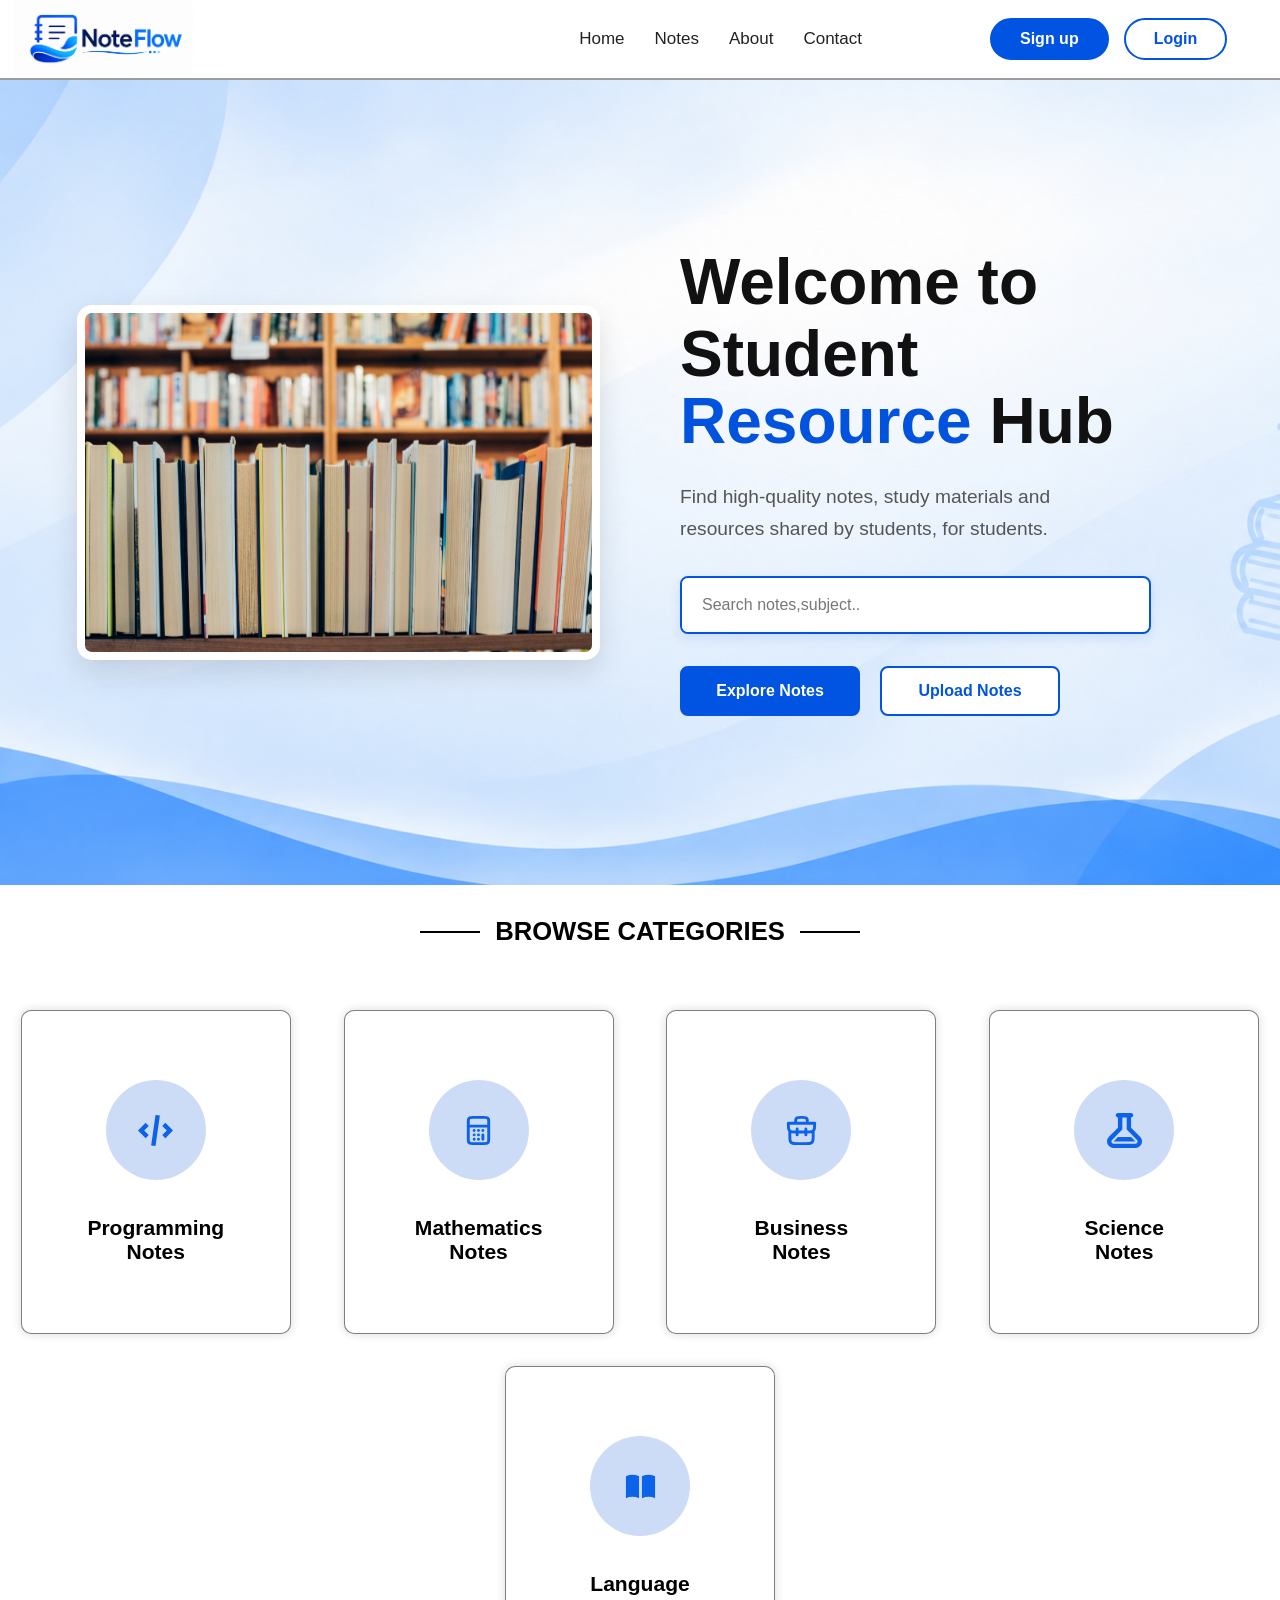
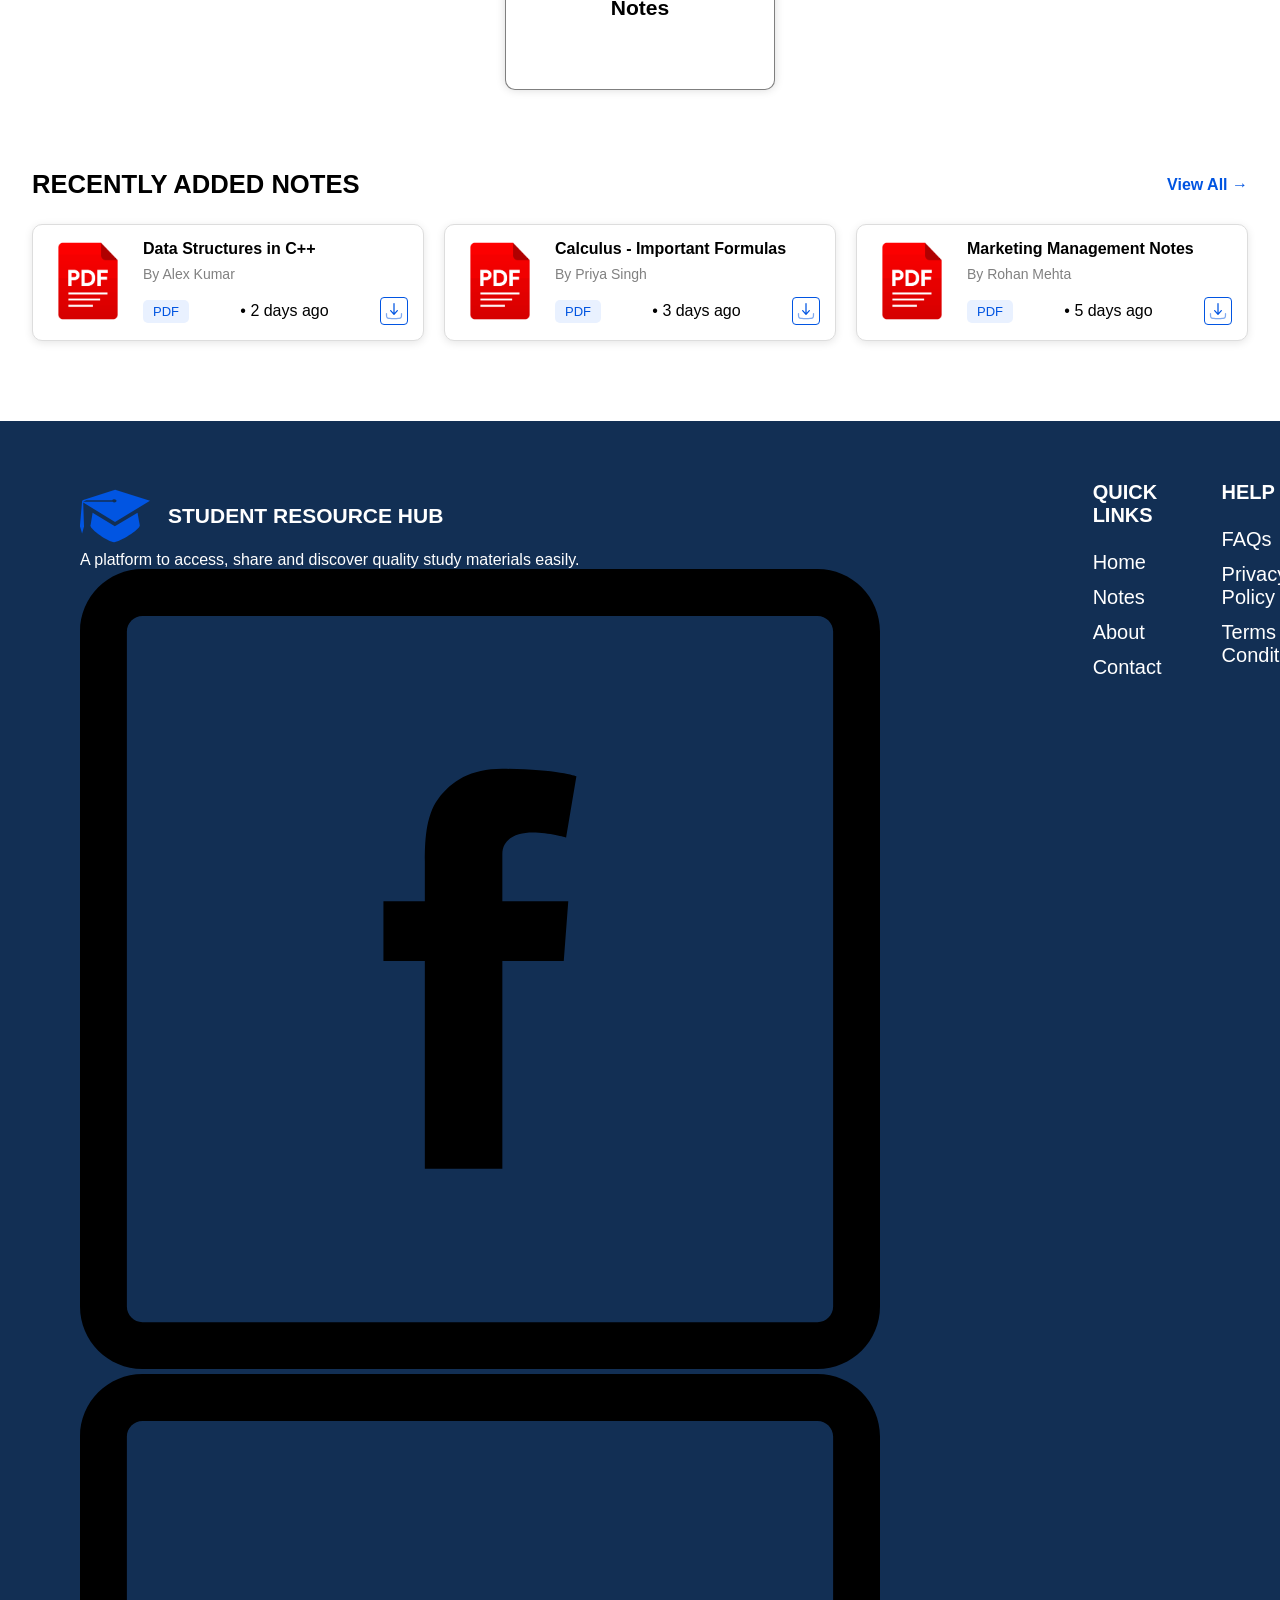
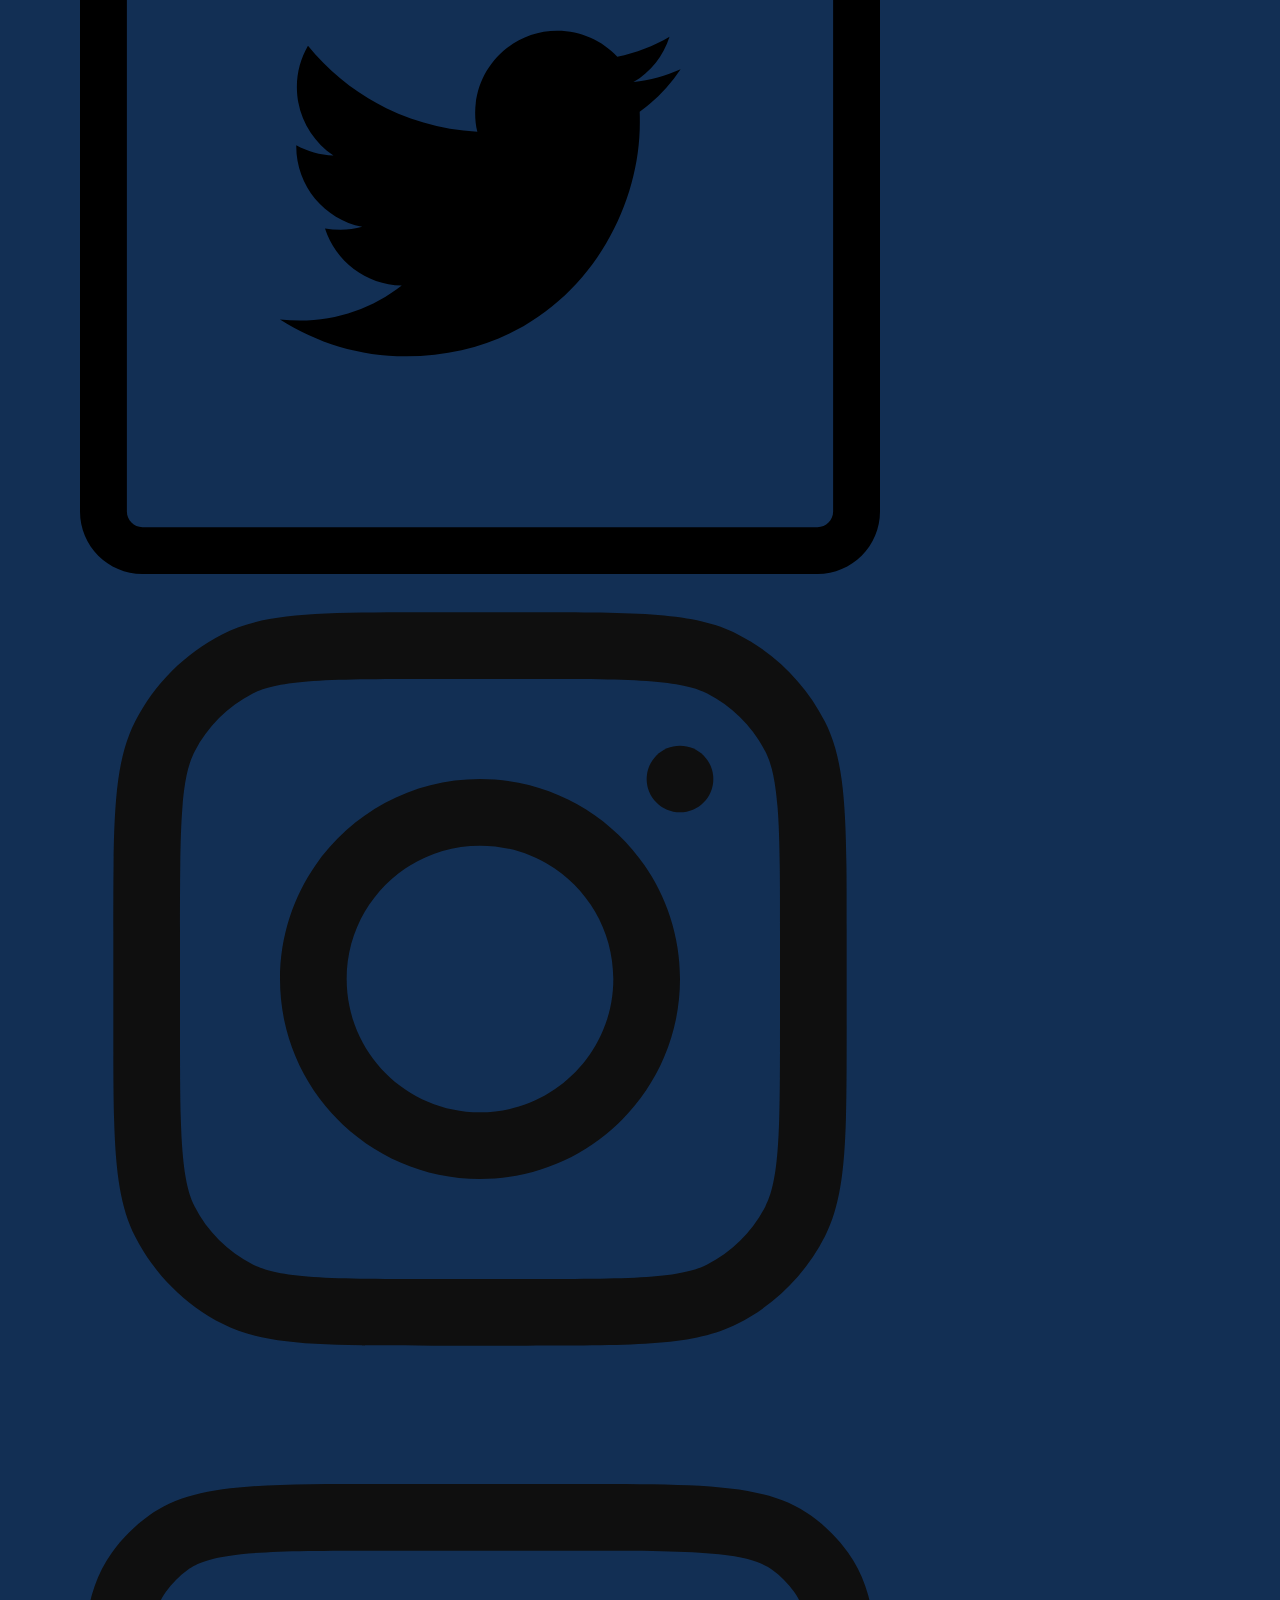
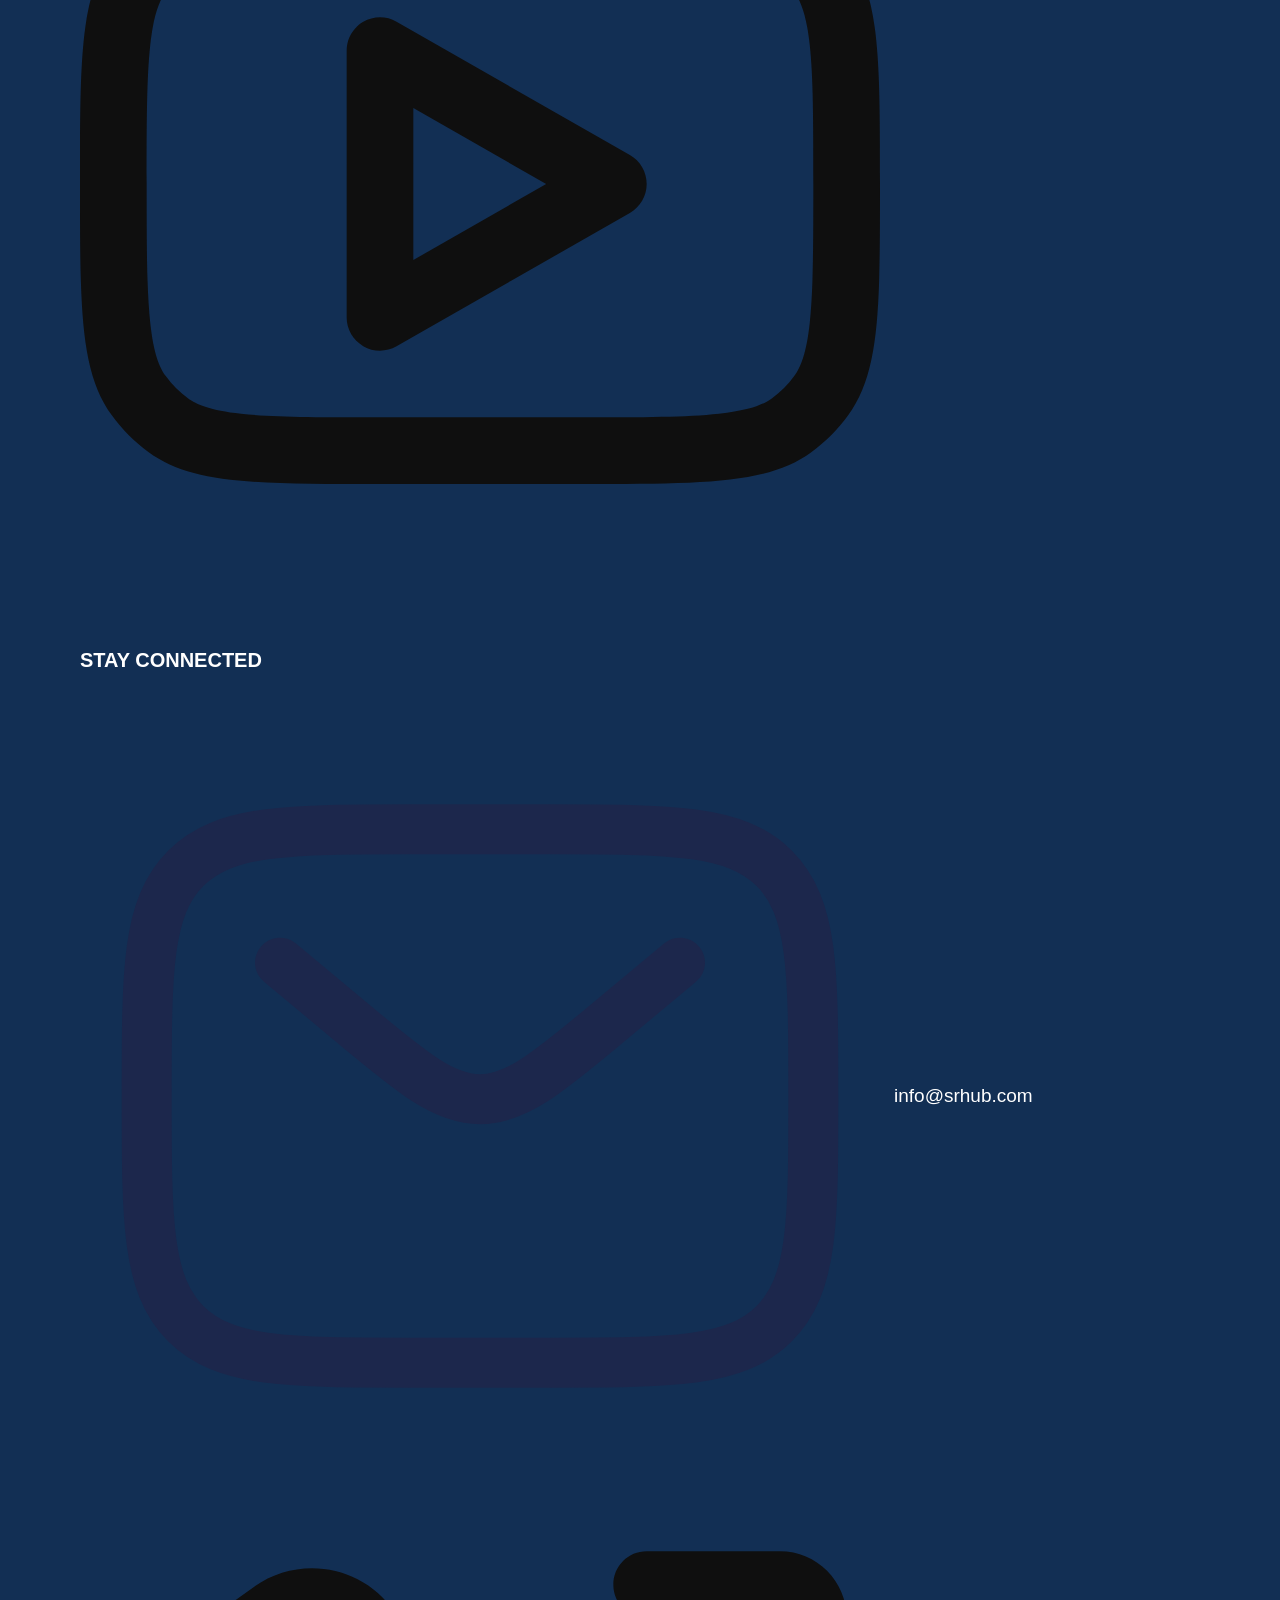
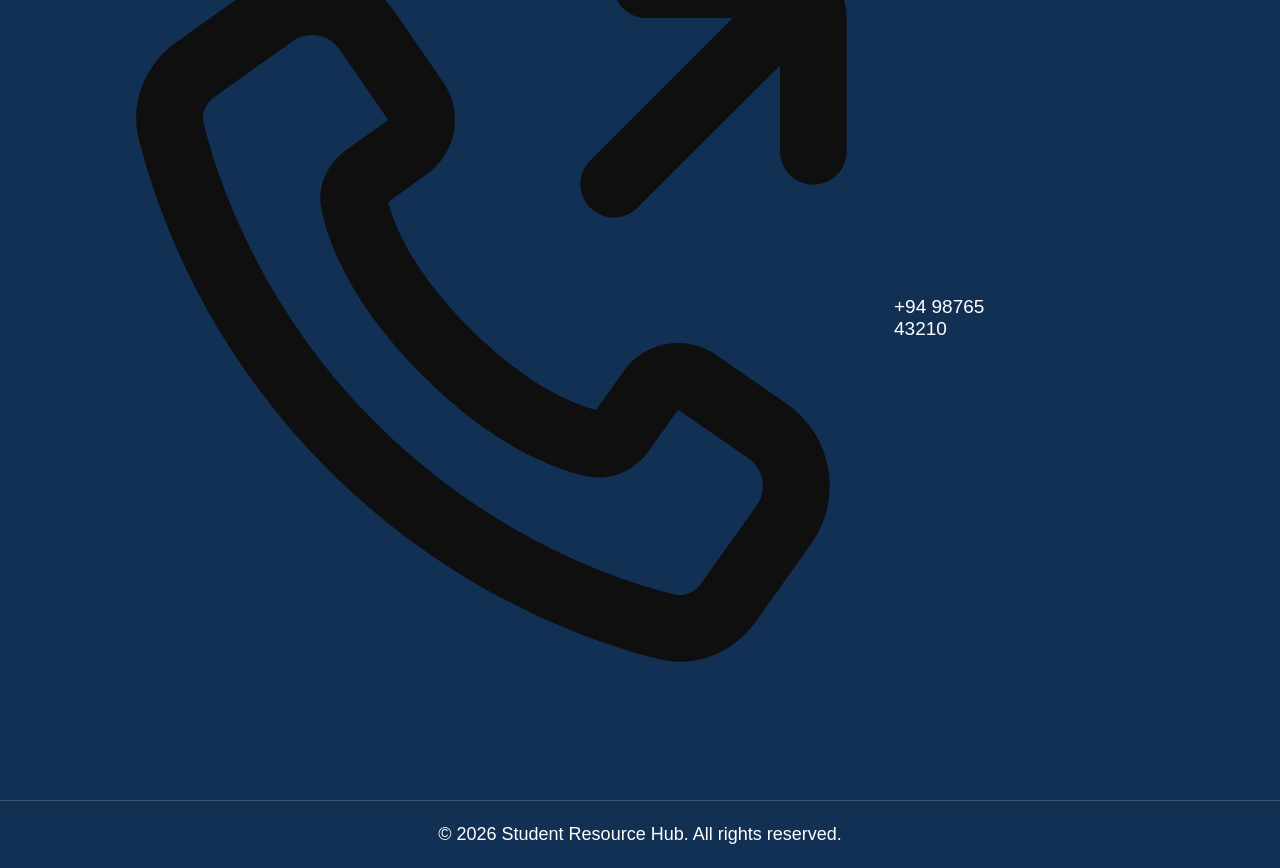
<file: index.html>
<!doctype html>
<html lang="en">
  <head>
    <meta charset="UTF-8" />
    <meta name="viewport" content="width=device-width, initial-scale=1.0" />
    <link rel="stylesheet" href="css/style.css" >
    <link rel="stylesheet" href="css/navbar.css">
    <link rel="stylesheet" href="css/footer.css">
    <title>Note flow</title>
  </head>
  <body>

    <!--Navigation Bar-->

    <header>
      <div class="navbar">
        <div class="navbar-logo"><img src="images/logo.png" alt="Logo" id="logo"/></div>
        <div class="navbar-links" id="navbar-links">
          <ul>
            <li>
              <a href="index.html"
                >Home</a
              >
            </li>
            <li>
              <a href="includes/filter.html"
                >Notes</a
              >
            </li>
            
            <li>
              <a href="includes/About.html"
                >About</a
              >
            </li>
            <li>
              <a href="includes/contact.html"
                >Contact</a
              >
            </li>
          </ul>
          <div class="navbar-buttons">
            <a href="includes/signup.html"><button id="signup">Sign up</button></a>
            <a href="includes/login.html"><button id="login">Login</button></a>
          </div>
        </div>
        <div class="menu-icon">
          <img src="images/icons/Menu.svg" alt="menu" id="menu-icon" />
        </div>
      </div>
    </header>


    <!--Hero section-->
    <div class="hero">
      <div class="hero-main">
        <div class="hero-right">
          <img src="images/heroimage.jpg" alt="hero image" id="heroimg" />
        </div>
        <div class="hero-left">
          <h1 id="learn-text">
            Welcome to
          </h1>
          <h1 id="student-text">Student <span style="color:#0152DD;">Resource</span> Hub</h1>
          <p>
            Find high-quality notes, study materials and <br />
            resources shared by students, for students.
          </p>

          <div class="search-bar">
            <input type="text" placeholder="Search notes,subject.." />
            <img src="images/icons/Search.svg" alt="" id="search-icon" />
          </div>
          <div class="hero-buttons">
            <a href="includes/filter.html"><button class="btn note-btn">Explore Notes</button></a>
            <a href="includes/upload.html"><button class="btn browse-btn">Upload Notes</button></a>
          </div>
        </div>
        
      </div>
    </div>


    <!--Categories section-->
    <div class="ctg">
      <div class="ctg-title"><h3>BROWSE CATEGORIES</h3></div>
      <div class="ctg-cards">

        <div class="ctg-card">
          <div class="card-img"><img src="images/card-icons/code-svgrepo-com.svg" alt=""></div>
          <h3>Programming <br> Notes</h3>
        </div>
        <div class="ctg-card">
          <div class="card-img"><img src="images/card-icons/calculator-svgrepo-com.svg" alt=""></div>
          <h3>Mathematics <br> Notes</h3>
        </div>
        <div class="ctg-card">
          <div class="card-img"><img src="images/card-icons/briefcase-alt-1-svgrepo-com.svg" alt=""></div>
          <h3>Business <br> Notes</h3>
        </div>
        <div class="ctg-card">
          <div class="card-img"><img src="images/card-icons/flask-svgrepo-com.svg" alt=""></div>
          <h3>Science <br> Notes</h3>
        </div>
        <div class="ctg-card">
          <div class="card-img"><img src="images/card-icons/book-open-svgrepo-com.svg" alt=""></div>
          <h3>Language <br> Notes</h3>
        </div>

      </div>
      
      </div>
    </div>



    <!--Recently notes-->
    <section class="recent-notes">

    <div class="recent-header">
        <h2>RECENTLY ADDED NOTES</h2>
        <a href="#">View All →</a>
    </div>

    <div class="recent-cards">

        <div class="note-card">
            <div class="note-img">
                <img src="images/pdf.png" alt="">
            </div>

            <div class="note-content">
                <h3>Data Structures in C++</h3>
                <p>By Alex Kumar</p>

                <div class="note-footer">
                    <span class="pdf">PDF</span>
                    <span>• 2 days ago</span>

                    <button><img src="images/download.svg" alt="download"></button>
                </div>
            </div>
        </div>

        <div class="note-card">
            <div class="note-img">
                <img src="images/pdf.png" alt="">
            </div>

            <div class="note-content">
                <h3>Calculus - Important Formulas</h3>
                <p>By Priya Singh</p>

                <div class="note-footer">
                    <span class="pdf">PDF</span>
                    <span>• 3 days ago</span>

                    <button><img src="images/download.svg" alt="download"></button>
                </div>
            </div>
        </div>

        <div class="note-card">
            <div class="note-img">
                <img src="images/pdf.png" alt="">
            </div>

            <div class="note-content">
                <h3>Marketing Management Notes</h3>
                <p>By Rohan Mehta</p>

                <div class="note-footer">
                    <span class="pdf">PDF</span>
                    <span>• 5 days ago</span>

                    <button><img src="images/download.svg" alt="download"></button>
                </div>
            </div>
        </div>

    </div>

</section>


<footer class="footer">

    <div class="footer-top">

        <!-- Logo Section -->
        <div class="footer-col logo-col">

            <div class="footer-logo">
                <img src="images/footer-icons/graduation.svg" alt="Logo">
                <h3>STUDENT RESOURCE HUB</h3>
            </div>

            <p>
                A platform to access, share and discover quality
                study materials easily.
            </p>

            <div class="social-icons">
                <a href="#"><img src="images/footer-icons/facebook-rounded-border-svgrepo-com.svg" alt=""></a>
                <a href="#"><img src="images/footer-icons/twitter-rounded-border-svgrepo-com.svg" alt=""></a>
                <a href="#"><img src="images/footer-icons/instagram-svgrepo-com.svg" alt=""></a>
                <a href="#"><img src="images/footer-icons/youtube-svgrepo-com.svg" alt=""></a>
            </div>

        </div>

        <!--  Links -->
        <div class="footer-col">
            <h3>QUICK LINKS</h3>

            <a href="index.html">Home</a>
            <a href="includes/filter.html">Notes</a>
            <a href="includes/About.html">About</a>
            <a href="includes/contact.html">Contact</a>
        </div>

        <!-- Help -->
        <div class="footer-col">
            <h3>HELP</h3>

            <a href="#">FAQs</a>
            <a href="#">Privacy Policy</a>
            <a href="#">Terms & Conditions</a>
        </div>

        <!-- Contact -->
        <div class="footer-col">
            <h3>STAY CONNECTED</h3>

            <div class="contact-item">
                <img src="images/footer-icons/letter-svgrepo-com.svg" alt="">
                <span>info@srhub.com</span>
            </div>

            <div class="contact-item">
                <img src="images/footer-icons/call-out-svgrepo-com.svg" alt="">
                <span>+94 98765 43210</span>
            </div>

        </div>

    </div>

    <div class="footer-bottom">
        © 2026 Student Resource Hub. All rights reserved.
    </div>

</footer>

<!-- javascript connect-->
    <script src="js/script.js"></script>
    
  </body>
</html>
</file>
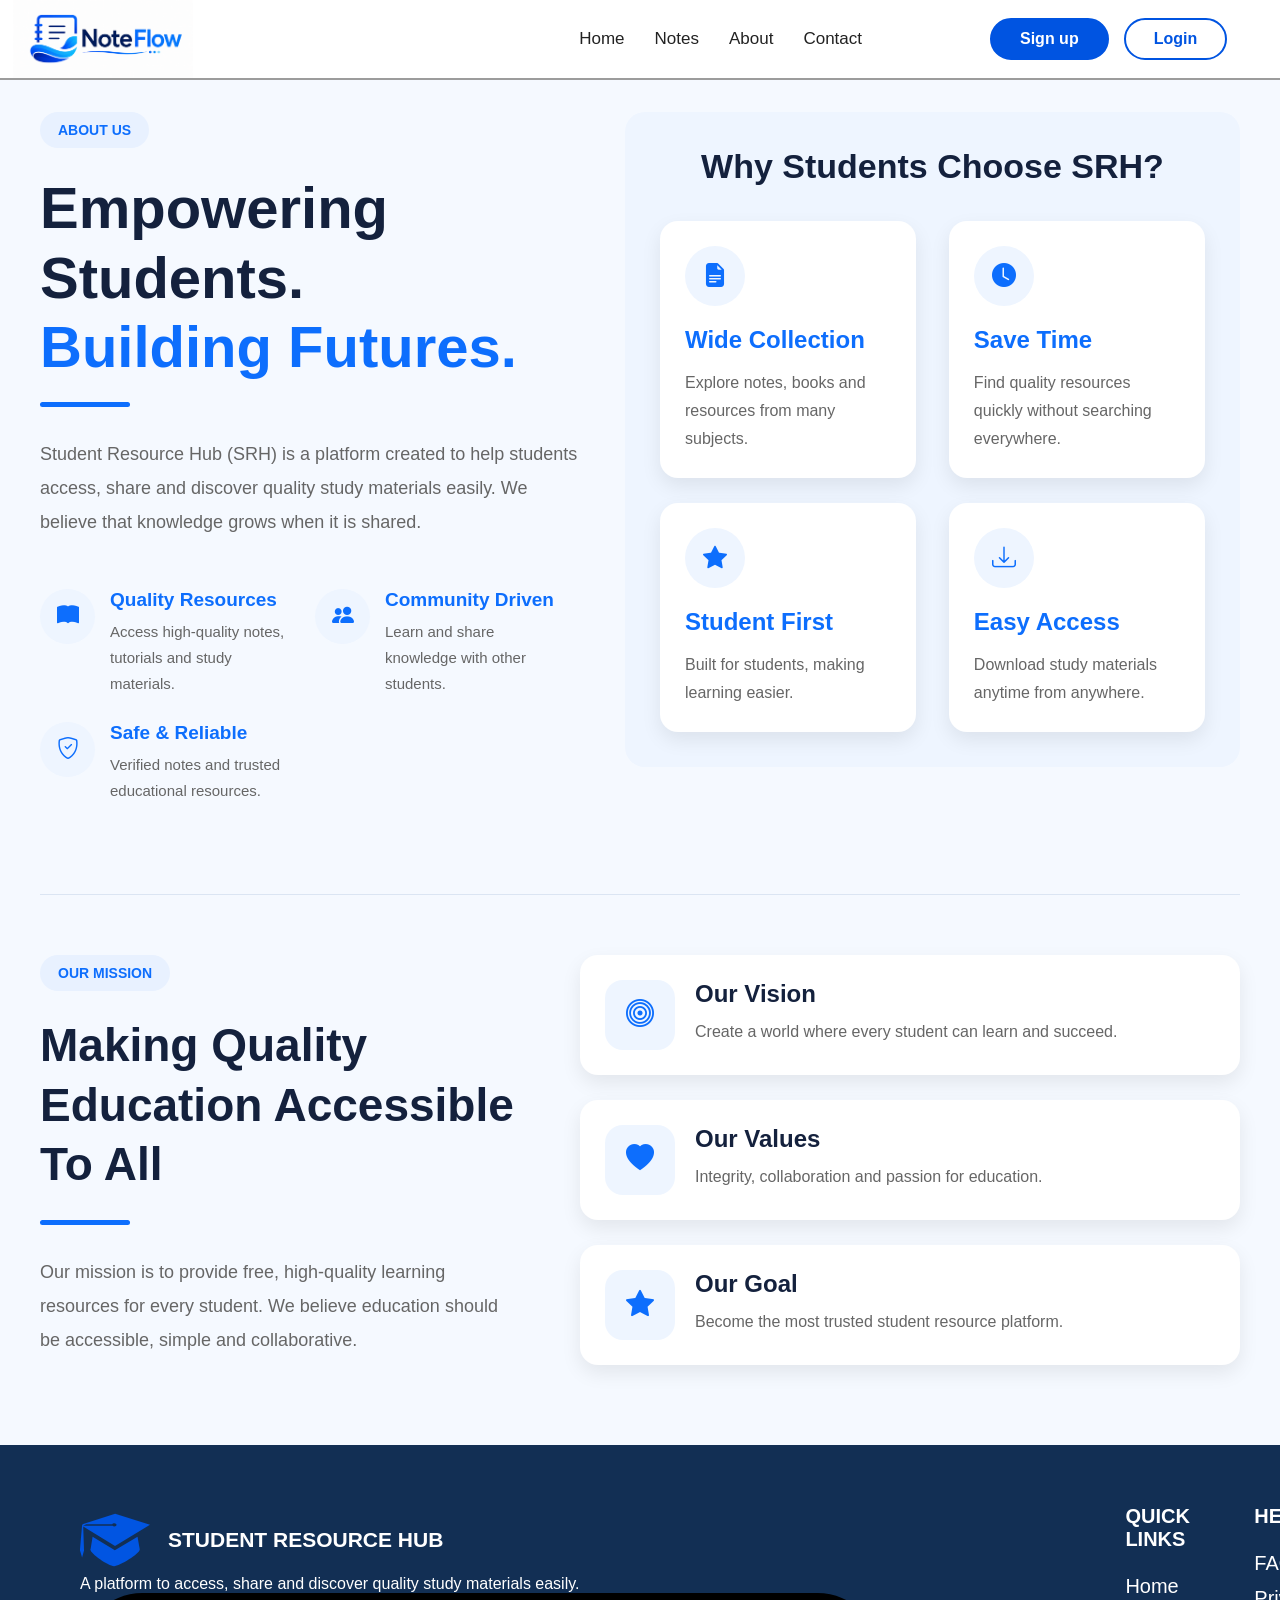
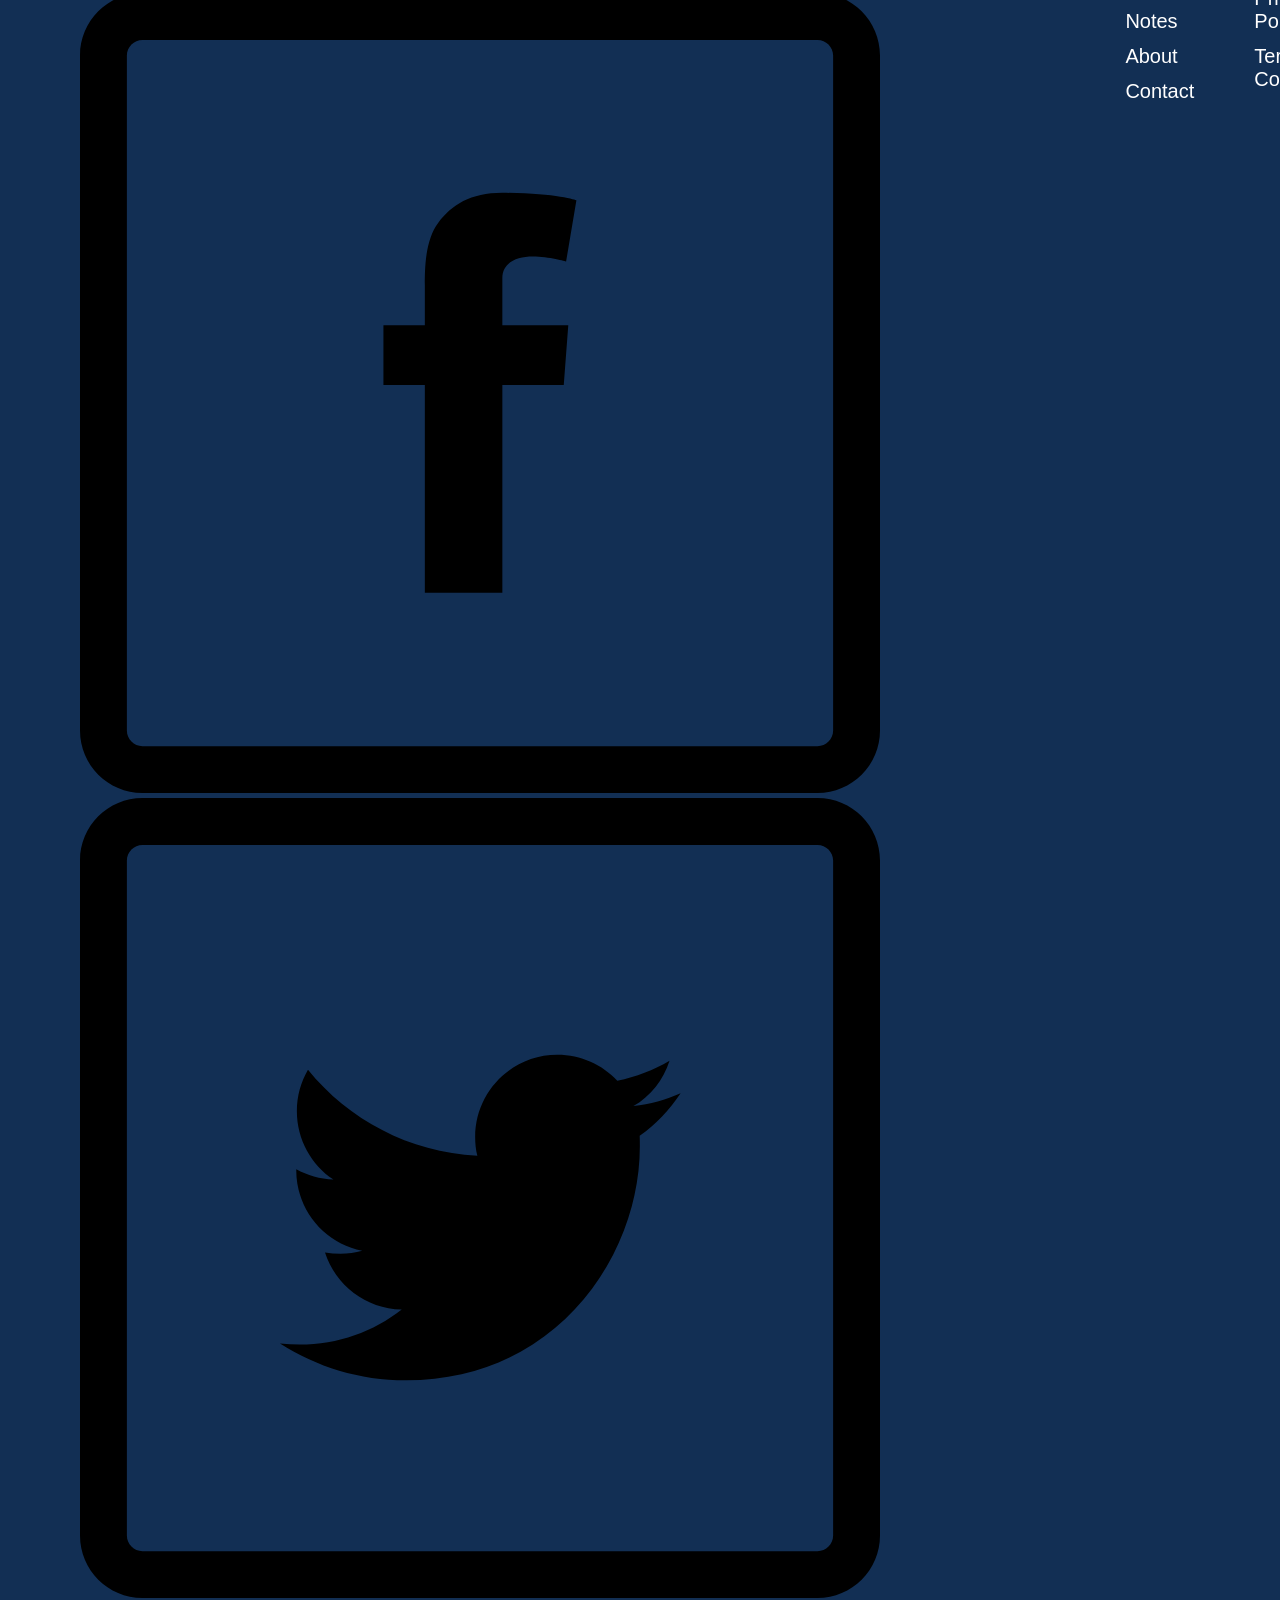
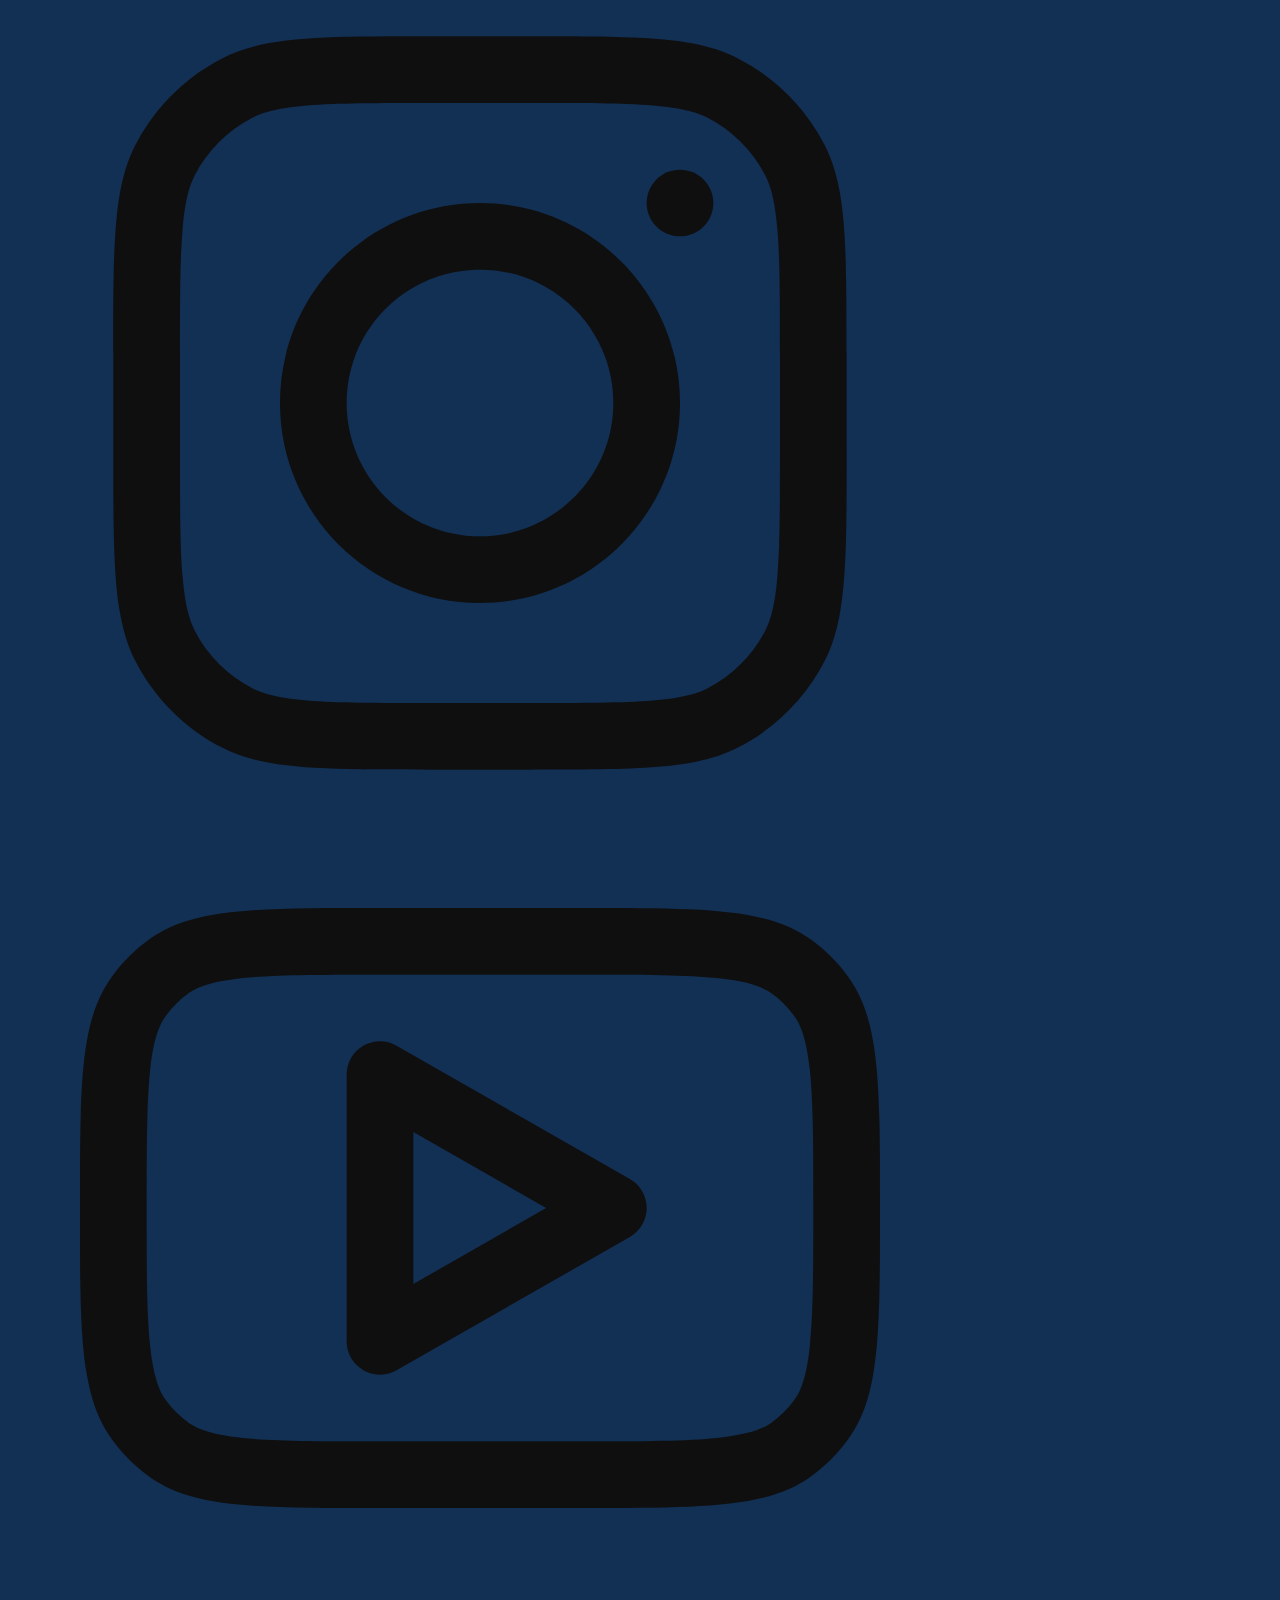
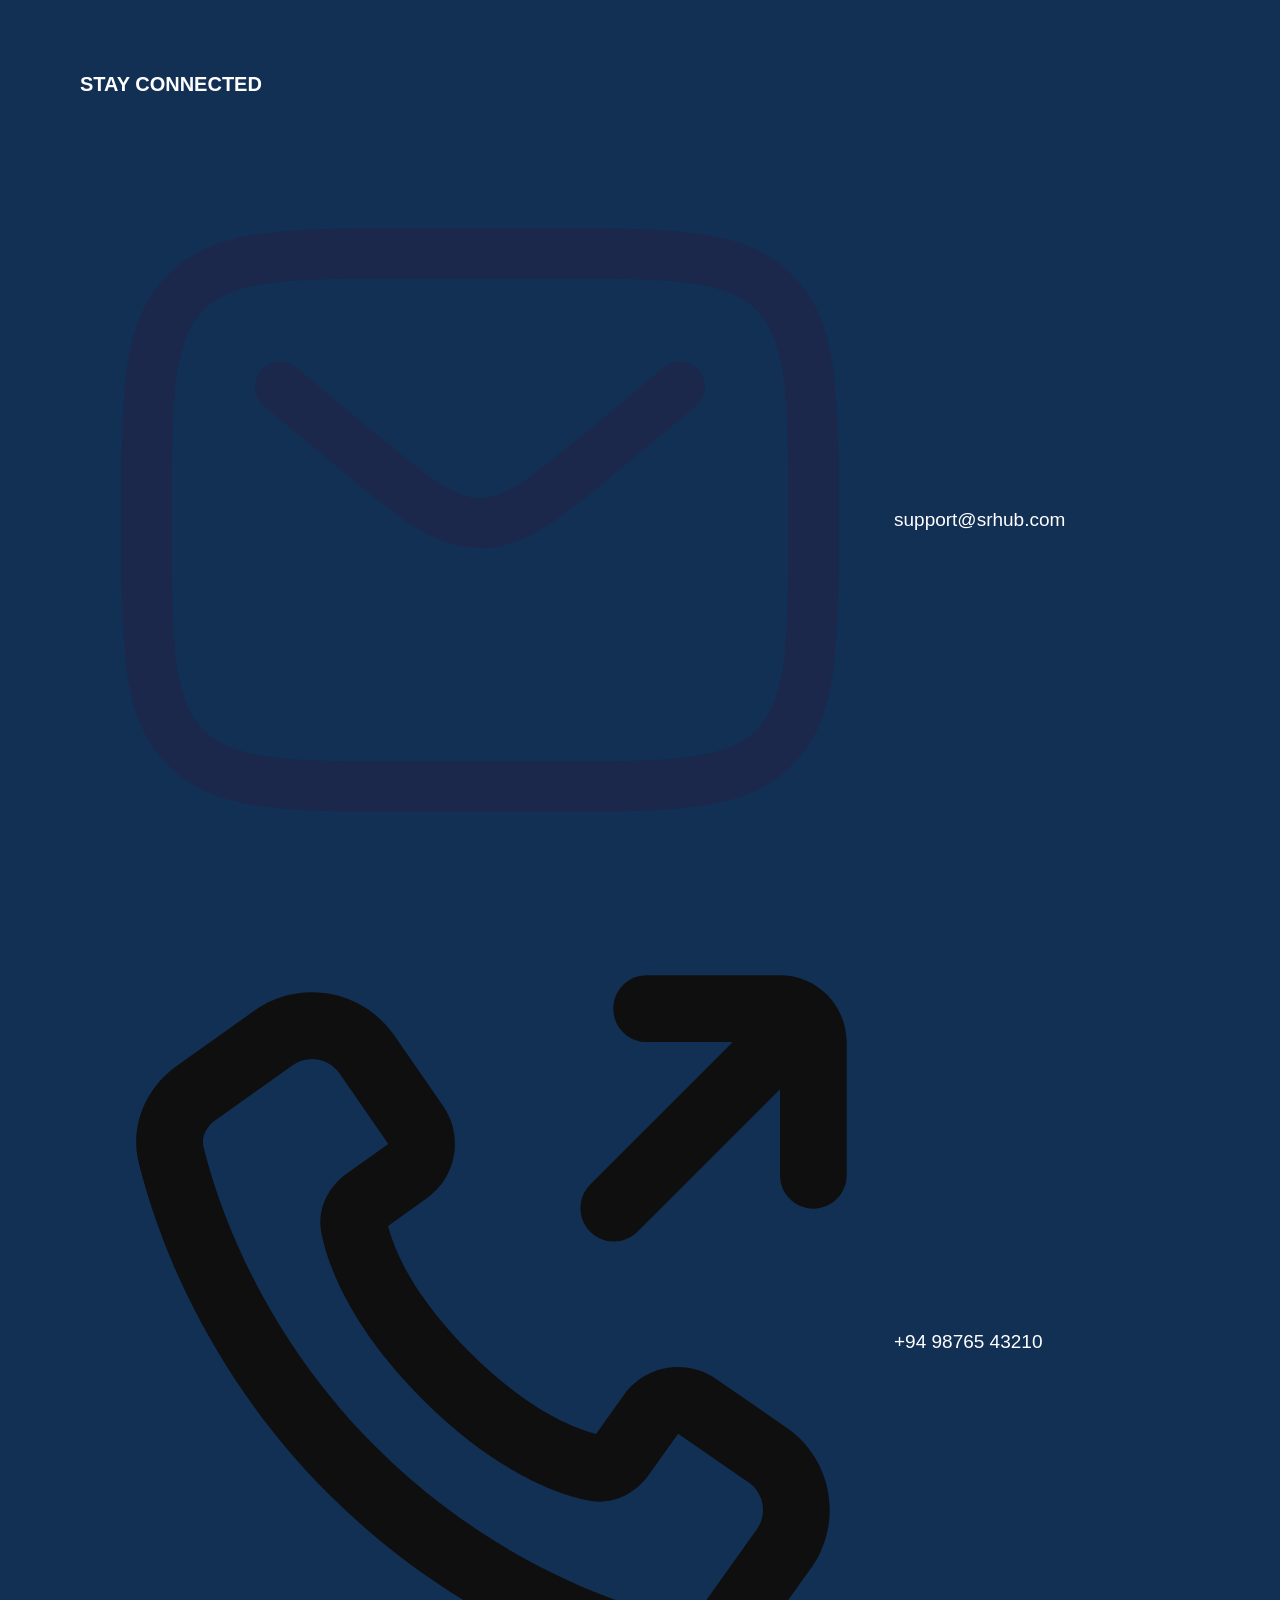
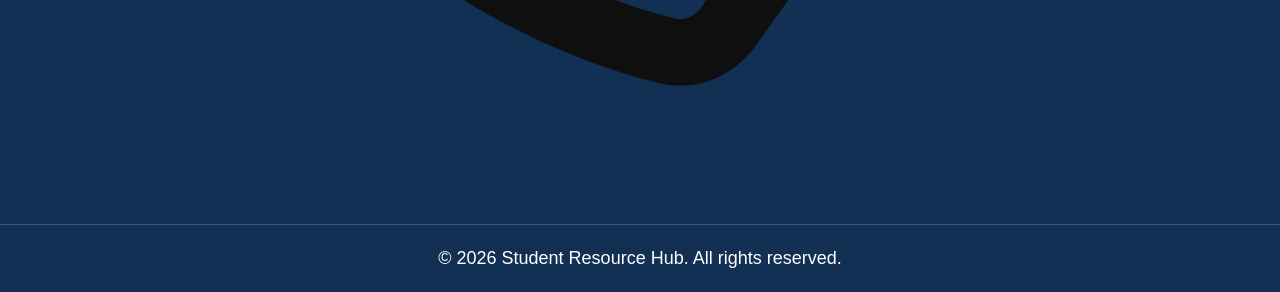
<file: includes/About.html>
<!doctype html>
<html lang="en">
  <head>
    <meta charset="UTF-8" />
    <meta name="viewport" content="width=device-width, initial-scale=1.0" />
    <link
      rel="stylesheet"
      href="https://cdn.jsdelivr.net/npm/bootstrap-icons@1.13.1/font/bootstrap-icons.min.css"
    />

    <link rel="stylesheet" href="../css/About.css" />
    <link rel="stylesheet" href="../css/navbar.css" />
    <link rel="stylesheet" href="../css/footer.css" />
    <title>Document</title>
  </head>

  <body>
    <!--Navigation Bar-->
    <header>
      <div class="navbar">
        <div class="navbar-logo">
          <img src="../images/logo.png" alt="Logo" id="logo"/>
        </div>
        <div class="navbar-links" id="navbar-links">
          <ul>
            <li>
              <a href="../index.html">Home</a>
            </li>
            <li>
              <a href="filter.html">Notes</a>
            </li>

            <li>
              <a href="About.html">About</a>
            </li>
            <li>
              <a href="contact.html">Contact</a>
            </li>
          </ul>
          <div class="navbar-buttons">
            <a href="signup.html"><button id="signup">Sign up</button></a>
            <a href="login.html"><button id="login">Login</button></a>
          </div>
        </div>
        <div class="menu-icon">
          <img src="../images/icons/Menu.svg" alt="menu" id="menu-icon" />
        </div>
      </div>
    </header>

    <section class="about-section">
      <div class="about-container">
        <!-- Left Side -->

        <div class="about-left">
          <span class="about-tag">ABOUT US</span>

          <h1>
            Empowering Students.<br />
            <span>Building Futures.</span>
          </h1>

          <div class="title-line"></div>

          <p class="about-text">
            Student Resource Hub (SRH) is a platform created to help students
            access, share and discover quality study materials easily. We
            believe that knowledge grows when it is shared.
          </p>

          <div class="feature-list">
            <div class="feature-item">
              <div class="feature-icon">
                <i class="bi bi-book-fill"></i>
              </div>

              <div>
                <h3>Quality Resources</h3>

                <p>Access high-quality notes, tutorials and study materials.</p>
              </div>
            </div>

            <div class="feature-item">
              <div class="feature-icon">
                <i class="bi bi-people-fill"></i>
              </div>

              <div>
                <h3>Community Driven</h3>

                <p>Learn and share knowledge with other students.</p>
              </div>
            </div>

            <div class="feature-item">
              <div class="feature-icon">
                <i class="bi bi-shield-check"></i>
              </div>

              <div>
                <h3>Safe & Reliable</h3>

                <p>Verified notes and trusted educational resources.</p>
              </div>
            </div>
          </div>
        </div>

        <!-- Right Side -->

        <div class="about-right">
          <h2>Why Students Choose SRH?</h2>

          <div class="cards">
            <div class="card">
              <div class="card-icon">
                <i class="bi bi-file-earmark-text-fill"></i>
              </div>

              <h3>Wide Collection</h3>

              <p>Explore notes, books and resources from many subjects.</p>
            </div>

            <div class="card">
              <div class="card-icon">
                <i class="bi bi-clock-fill"></i>
              </div>

              <h3>Save Time</h3>

              <p>
                Find quality resources quickly without searching everywhere.
              </p>
            </div>

            <div class="card">
              <div class="card-icon">
                <i class="bi bi-star-fill"></i>
              </div>

              <h3>Student First</h3>

              <p>Built for students, making learning easier.</p>
            </div>

            <div class="card">
              <div class="card-icon">
                <i class="bi bi-download"></i>
              </div>

              <h3>Easy Access</h3>

              <p>Download study materials anytime from anywhere.</p>
            </div>
          </div>
        </div>
      </div>
    </section>

    <!--Mission Section -->

    <section class="mission-section">
      <div class="mission-container">
        <div class="mission-left">
          <span class="about-tag"> OUR MISSION </span>

          <h2>Making Quality Education Accessible To All</h2>

          <div class="title-line"></div>

          <p>
            Our mission is to provide free, high-quality learning resources for
            every student. We believe education should be accessible, simple and
            collaborative.
          </p>
        </div>

        <div class="mission-right">
          <div class="mission-box">
            <div class="mission-icon">
              <i class="bi bi-bullseye"></i>
            </div>

            <div>
              <h3>Our Vision</h3>

              <p>Create a world where every student can learn and succeed.</p>
            </div>
          </div>

          <div class="mission-box">
            <div class="mission-icon">
              <i class="bi bi-heart-fill"></i>
            </div>

            <div>
              <h3>Our Values</h3>

              <p>Integrity, collaboration and passion for education.</p>
            </div>
          </div>

          <div class="mission-box">
            <div class="mission-icon">
              <i class="bi bi-star-fill"></i>
            </div>

            <div>
              <h3>Our Goal</h3>

              <p>Become the most trusted student resource platform.</p>
            </div>
          </div>
        </div>
      </div>
    </section>

    <footer class="footer">
      <div class="footer-top">
        <!-- Logo Section -->
        <div class="footer-col logo-col">
          <div class="footer-logo">
            <img src="../images/footer-icons/graduation.svg" alt="Logo" />
            <h3>STUDENT RESOURCE HUB</h3>
          </div>

          <p>
            A platform to access, share and discover quality study materials
            easily.
          </p>

          <div class="social-icons">
            <a href="#"
              ><img
                src="../images/footer-icons/facebook-rounded-border-svgrepo-com.svg"
                alt=""
            /></a>
            <a href="#"
              ><img
                src="../images/footer-icons/twitter-rounded-border-svgrepo-com.svg"
                alt=""
            /></a>
            <a href="#"
              ><img
                src="../images/footer-icons/instagram-svgrepo-com.svg"
                alt=""
            /></a>
            <a href="#"
              ><img src="../images/footer-icons/youtube-svgrepo-com.svg" alt=""
            /></a>
          </div>
        </div>

        <!--  Links -->
        <div class="footer-col">
          <h3>QUICK LINKS</h3>

          <a href="../index.html">Home</a>
          <a href="filter.html">Notes</a>
          <a href="About.html">About</a>
          <a href="contact.html">Contact</a>
        </div>

        <!-- Help -->
        <div class="footer-col">
          <h3>HELP</h3>

          <a href="#">FAQs</a>
          <a href="#">Privacy Policy</a>
          <a href="#">Terms & Conditions</a>
        </div>

        <!-- Contact -->
        <div class="footer-col">
          <h3>STAY CONNECTED</h3>

          <div class="contact-item">
            <img src="../images/footer-icons/letter-svgrepo-com.svg" alt="" />
            <span>support@srhub.com</span>
          </div>

          <div class="contact-item">
            <img src="../images/footer-icons/call-out-svgrepo-com.svg" alt="" />
            <span>+94 98765 43210</span>
          </div>
        </div>
      </div>

      <div class="footer-bottom">
        © 2026 Student Resource Hub. All rights reserved.
      </div>
    </footer>

    <!-- java script-->

    <script>
      const nav_menu_icon = document.getElementById("menu-icon");
      const navbar_links = document.getElementById("navbar-links");

      nav_menu_icon.addEventListener("click", () => {
        if (navbar_links.style.display == "block") {
          navbar_links.style.display = "none";
          nav_menu_icon.src = "../images/icons/menu.svg";
        } else {
          navbar_links.style.display = "block";
          nav_menu_icon.src = "../images/icons/Cansal.svg";
          nav_menu_icon.style.width = "35px";
        }
      });

      //goto home page when click logo
      const logo_button = document.getElementById("logo");

      logo_button.addEventListener("click", () => {
        window.location.href = "../index.html";
      });
    </script>
  </body>
</html>
</file>
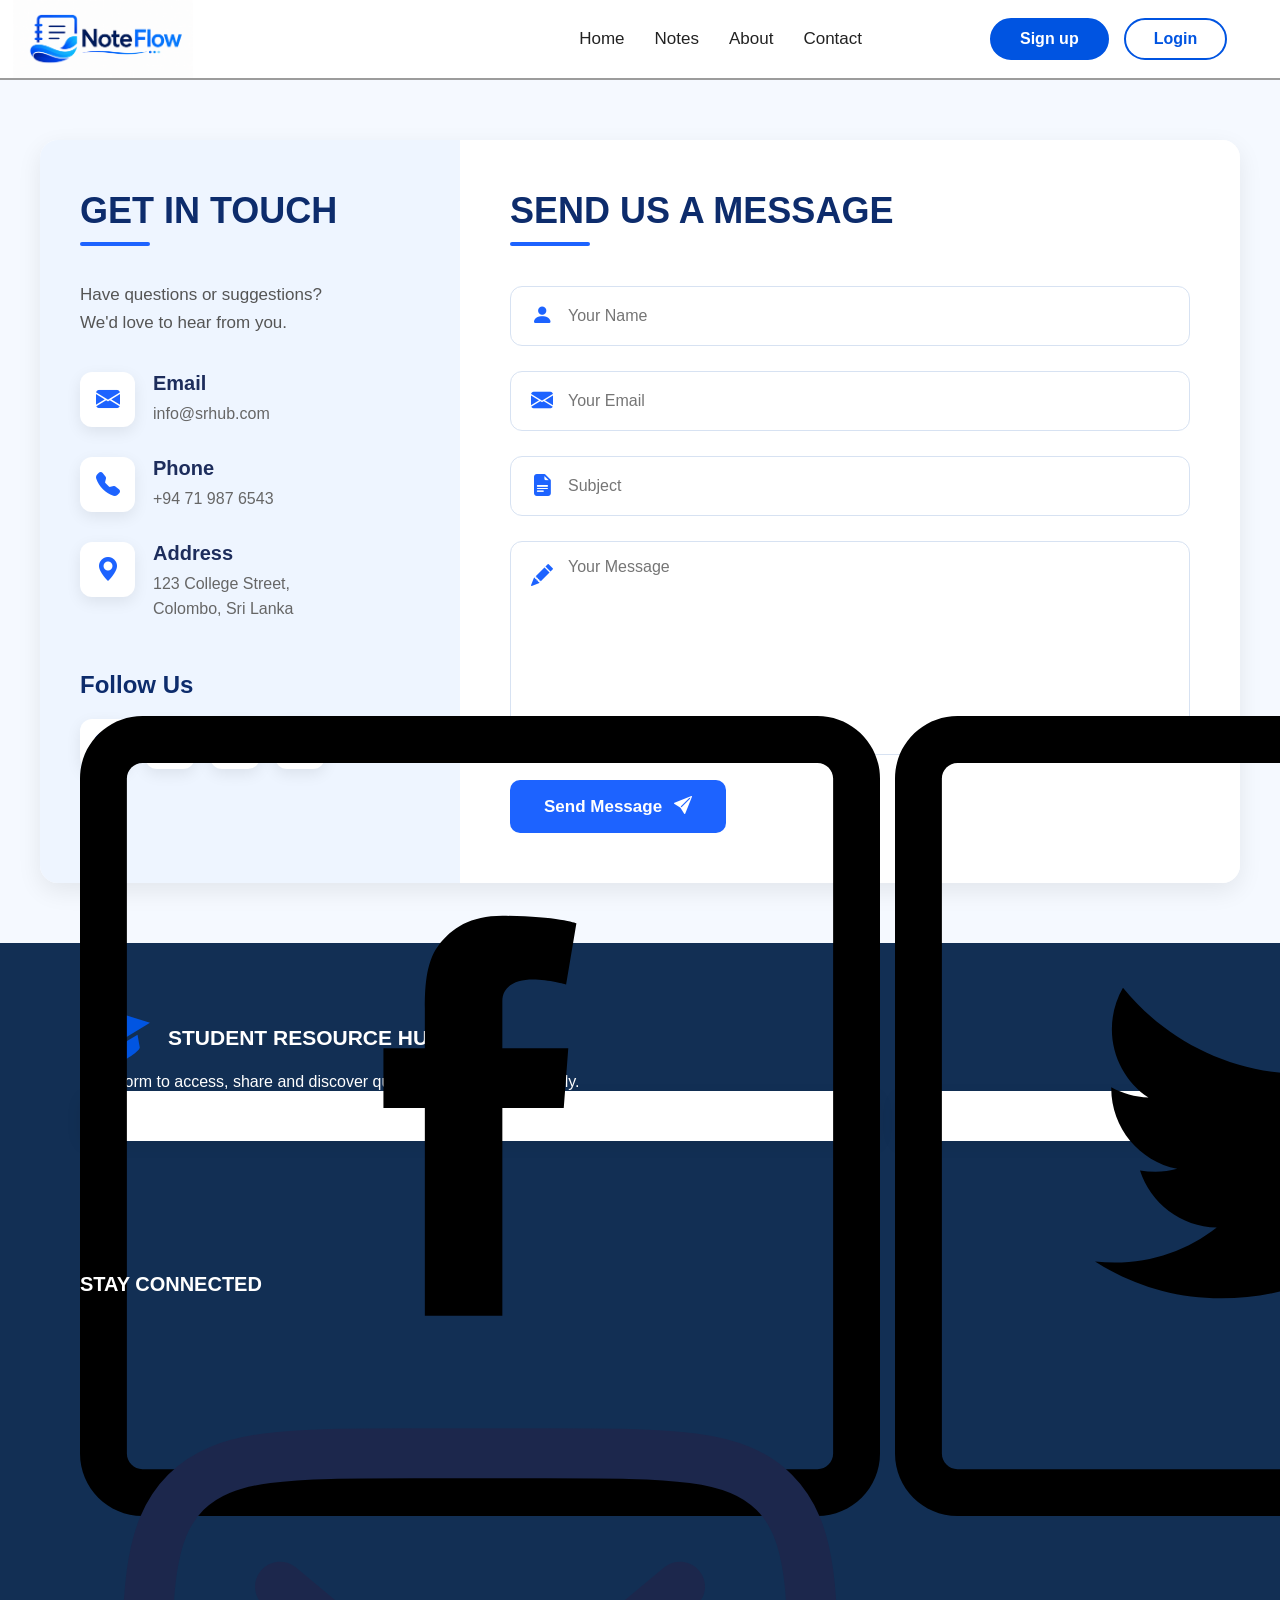
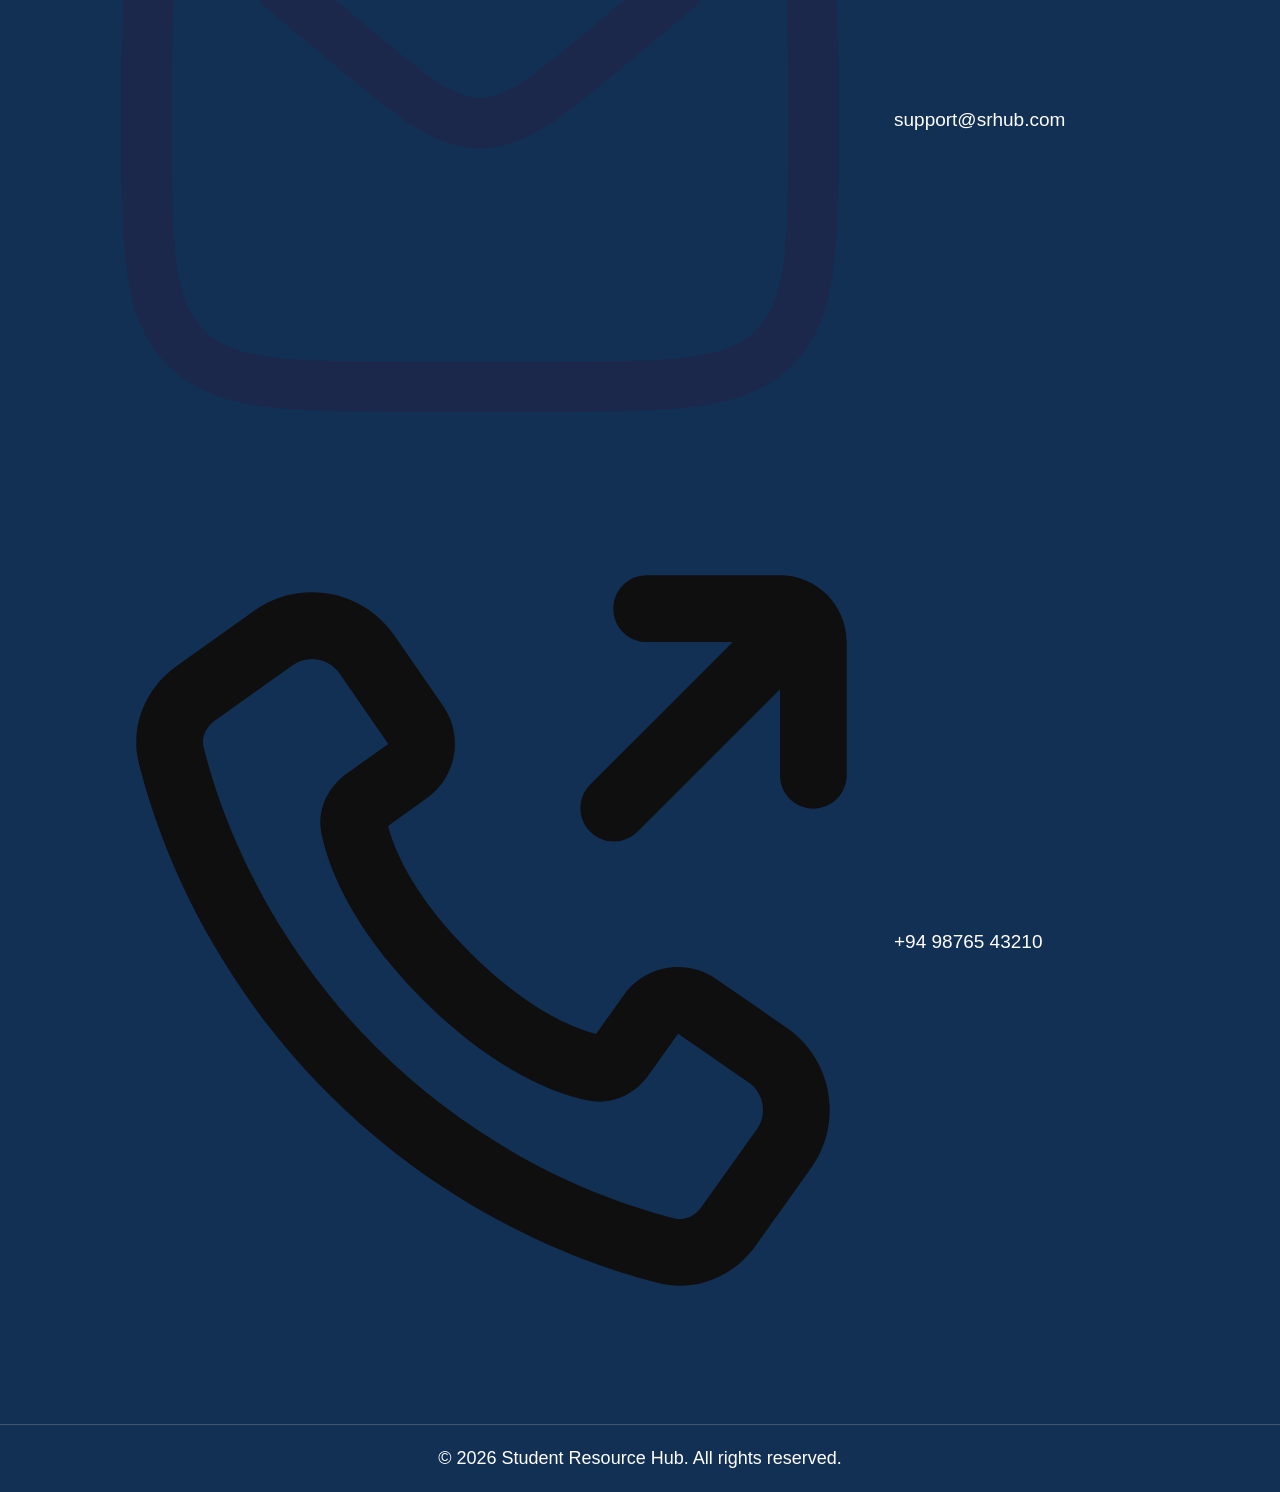
<file: includes/contact.html>
<!doctype html>
<html lang="en">
  <head>
    <meta charset="UTF-8" />
    <meta name="viewport" content="width=device-width, initial-scale=1.0" />
    <title>Contact | Student Resource Hub</title>

    <link rel="stylesheet" href="../css/contact.css" />
    <link rel="stylesheet" href="../css/navbar.css" />
    <link rel="stylesheet" href="../css/footer.css" />

    <link
      rel="stylesheet"
      href="https://cdn.jsdelivr.net/npm/bootstrap-icons@1.13.1/font/bootstrap-icons.min.css"
    />
  </head>
  <body>
    <!--Navigation Bar-->
    <header>
      <div class="navbar">
        <div class="navbar-logo">
          <img src="../images/logo.png" alt="Logo" id="logo"/>
        </div>
        <div class="navbar-links" id="navbar-links">
          <ul>
            <li>
              <a href="../index.html">Home</a>
            </li>
            <li>
              <a href="filter.html">Notes</a>
            </li>

            <li>
              <a href="About.html">About</a>
            </li>
            <li>
              <a href="contact.html">Contact</a>
            </li>
          </ul>
          <div class="navbar-buttons">
            <a href="signup.html"><button id="signup">Sign up</button></a>
            <a href="login.html"><button id="login">Login</button></a>
          </div>
        </div>
        <div class="menu-icon">
          <img src="../images/icons/Menu.svg" alt="menu" id="menu-icon" />
        </div>
      </div>
    </header>

    <main>
      <section class="contact-section">
        <!-- Left Side -->
        <div class="contact-info">
          <h2>GET IN TOUCH</h2>

          <p class="contact-text">
            Have questions or suggestions?<br />
            We'd love to hear from you.
          </p>

          <div class="info-box">
            <div class="icon">
              <i class="bi bi-envelope-fill"></i>
            </div>

            <div>
              <h4>Email</h4>
              <p>info@srhub.com</p>
            </div>
          </div>

          <div class="info-box">
            <div class="icon">
              <i class="bi bi-telephone-fill"></i>
            </div>

            <div>
              <h4>Phone</h4>
              <p>+94 71 987 6543</p>
            </div>
          </div>

          <div class="info-box">
            <div class="icon">
              <i class="bi bi-geo-alt-fill"></i>
            </div>

            <div>
              <h4>Address</h4>
              <p>
                123 College Street,<br />
                Colombo, Sri Lanka
              </p>
            </div>
          </div>

          <h3 class="follow-title">Follow Us</h3>

          <div class="social-icons">
            <a href="#"><i class="bi bi-facebook"></i></a>

            <a href="#"><i class="bi bi-twitter-x"></i></a>

            <a href="#"><i class="bi bi-instagram"></i></a>

            <a href="#"><i class="bi bi-linkedin"></i></a>
          </div>
        </div>

        <!-- Right Side -->

        <div class="contact-form">
          <h2>SEND US A MESSAGE</h2>

          <form>
            <div class="input-box">
              <i class="bi bi-person-fill"></i>

              <input type="text" placeholder="Your Name" required />
            </div>

            <div class="input-box">
              <i class="bi bi-envelope-fill"></i>

              <input type="email" placeholder="Your Email" required />
            </div>

            <div class="input-box">
              <i class="bi bi-file-earmark-text-fill"></i>

              <input type="text" placeholder="Subject" required />
            </div>

            <div class="input-box textarea">
              <i class="bi bi-pencil-fill"></i>

              <textarea placeholder="Your Message" required></textarea>
            </div>

            <button class="send-btn">
              Send Message

              <i class="bi bi-send-fill"></i>
            </button>
          </form>
        </div>
      </section>
    </main>

    <footer class="footer">
      <div class="footer-top">
        <!-- Logo Section -->
        <div class="footer-col logo-col">
          <div class="footer-logo">
            <img src="../images/footer-icons/graduation.svg" alt="Logo" />
            <h3>STUDENT RESOURCE HUB</h3>
          </div>

          <p>
            A platform to access, share and discover quality study materials
            easily.
          </p>

          <div class="social-icons">
            <a href="#"
              ><img
                src="../images/footer-icons/facebook-rounded-border-svgrepo-com.svg"
                alt=""
            /></a>
            <a href="#"
              ><img
                src="../images/footer-icons/twitter-rounded-border-svgrepo-com.svg"
                alt=""
            /></a>
            <a href="#"
              ><img
                src="../images/footer-icons/instagram-svgrepo-com.svg"
                alt=""
            /></a>
            <a href="#"
              ><img src="../images/footer-icons/youtube-svgrepo-com.svg" alt=""
            /></a>
          </div>
        </div>

        <!--  Links -->
        <div class="footer-col">
          <h3>QUICK LINKS</h3>

          <a href="../index.html">Home</a>
          <a href="filter.html">Notes</a>
          <a href="About.html">About</a>
          <a href="contact.html">Contact</a>
        </div>

        <!-- Help -->
        <div class="footer-col">
          <h3>HELP</h3>

          <a href="#">FAQs</a>
          <a href="#">Privacy Policy</a>
          <a href="#">Terms & Conditions</a>
        </div>

        <!-- Contact -->
        <div class="footer-col">
          <h3>STAY CONNECTED</h3>

          <div class="contact-item">
            <img src="../images/footer-icons/letter-svgrepo-com.svg" alt="" />
            <span>support@srhub.com</span>
          </div>

          <div class="contact-item">
            <img src="../images/footer-icons/call-out-svgrepo-com.svg" alt="" />
            <span>+94 98765 43210</span>
          </div>
        </div>
      </div>

      <div class="footer-bottom">
        © 2026 Student Resource Hub. All rights reserved.
      </div>
    </footer>

    <!-- java script -->

    <script>
      const nav_menu_icon = document.getElementById("menu-icon");
      const navbar_links = document.getElementById("navbar-links");

      nav_menu_icon.addEventListener("click", () => {
        if (navbar_links.style.display == "block") {
          navbar_links.style.display = "none";
          nav_menu_icon.src = "../images/icons/menu.svg";
        } else {
          navbar_links.style.display = "block";
          nav_menu_icon.src = "../images/icons/Cansal.svg";
          nav_menu_icon.style.width = "35px";
        }
      });

      //goto home page when click logo
      const logo_button = document.getElementById("logo");

      logo_button.addEventListener("click", () => {
        window.location.href = "../index.html";
      });
    </script>
  </body>
</html>
</file>
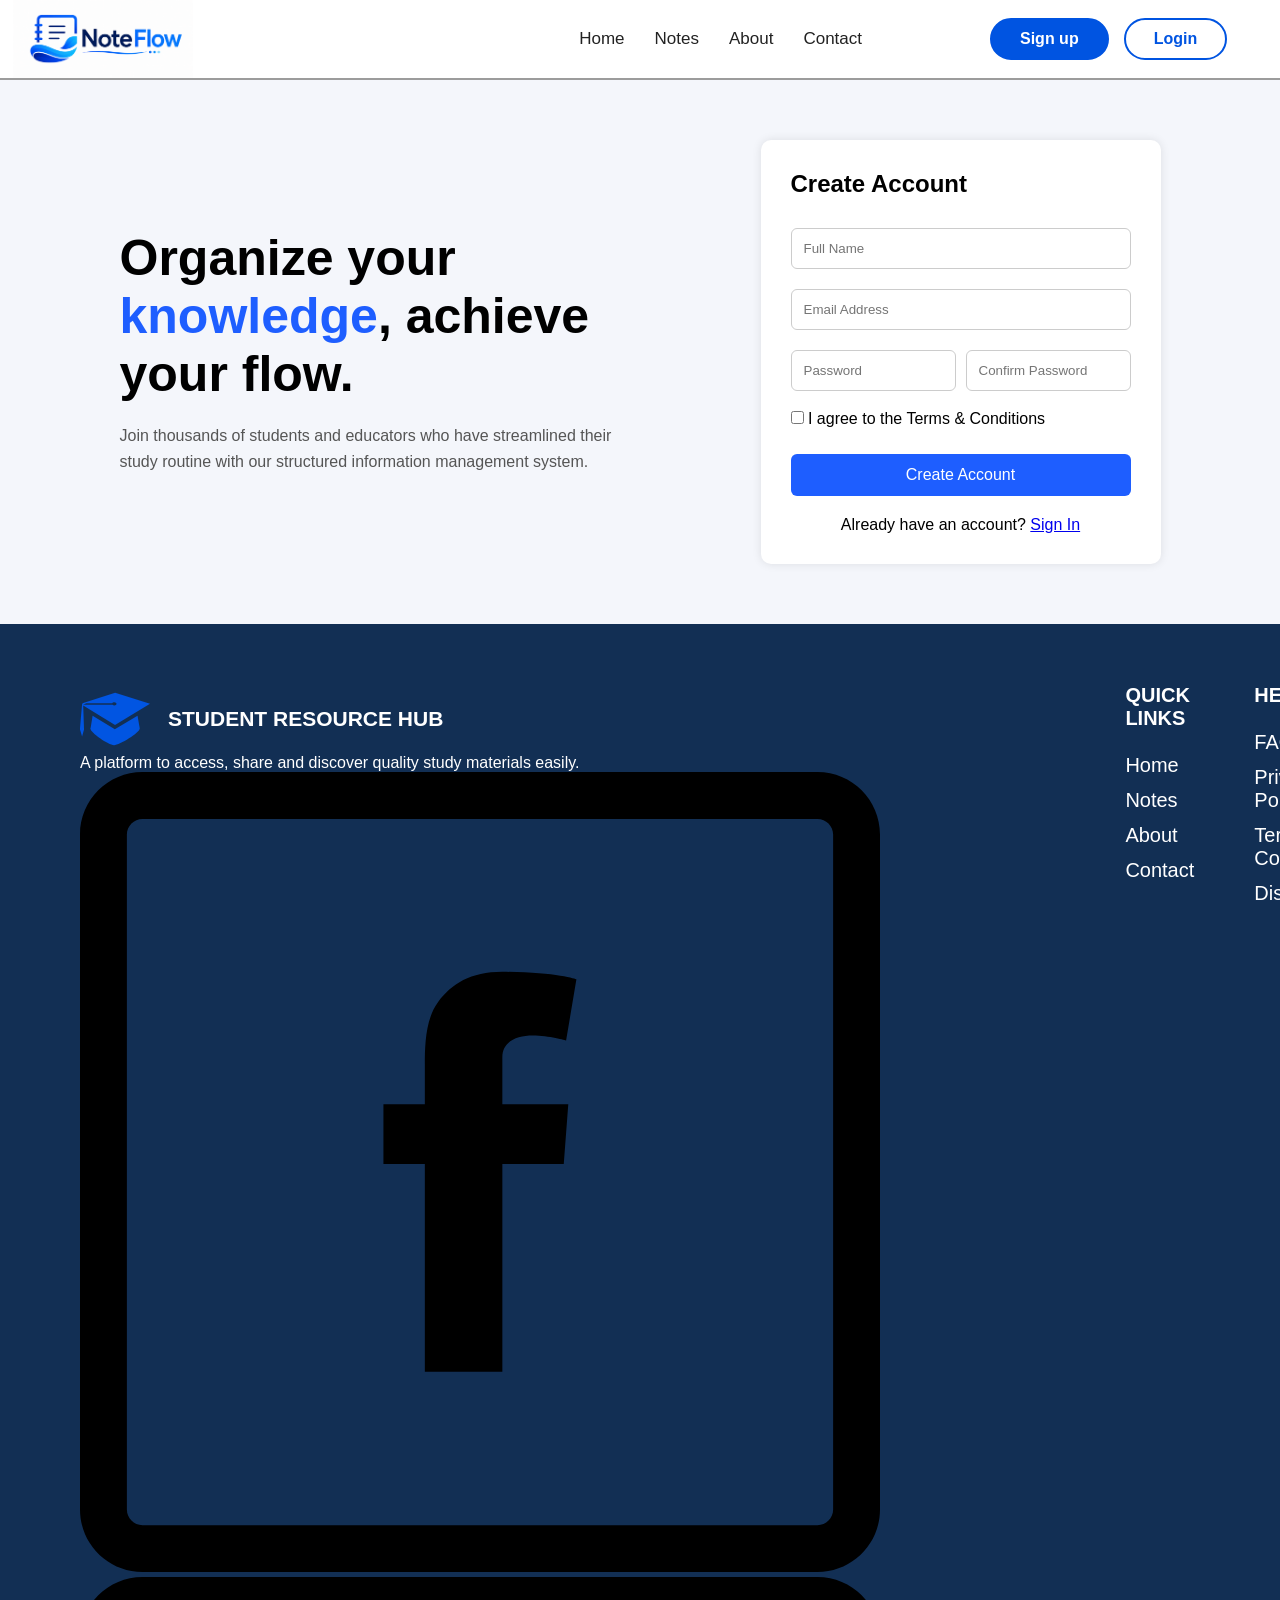
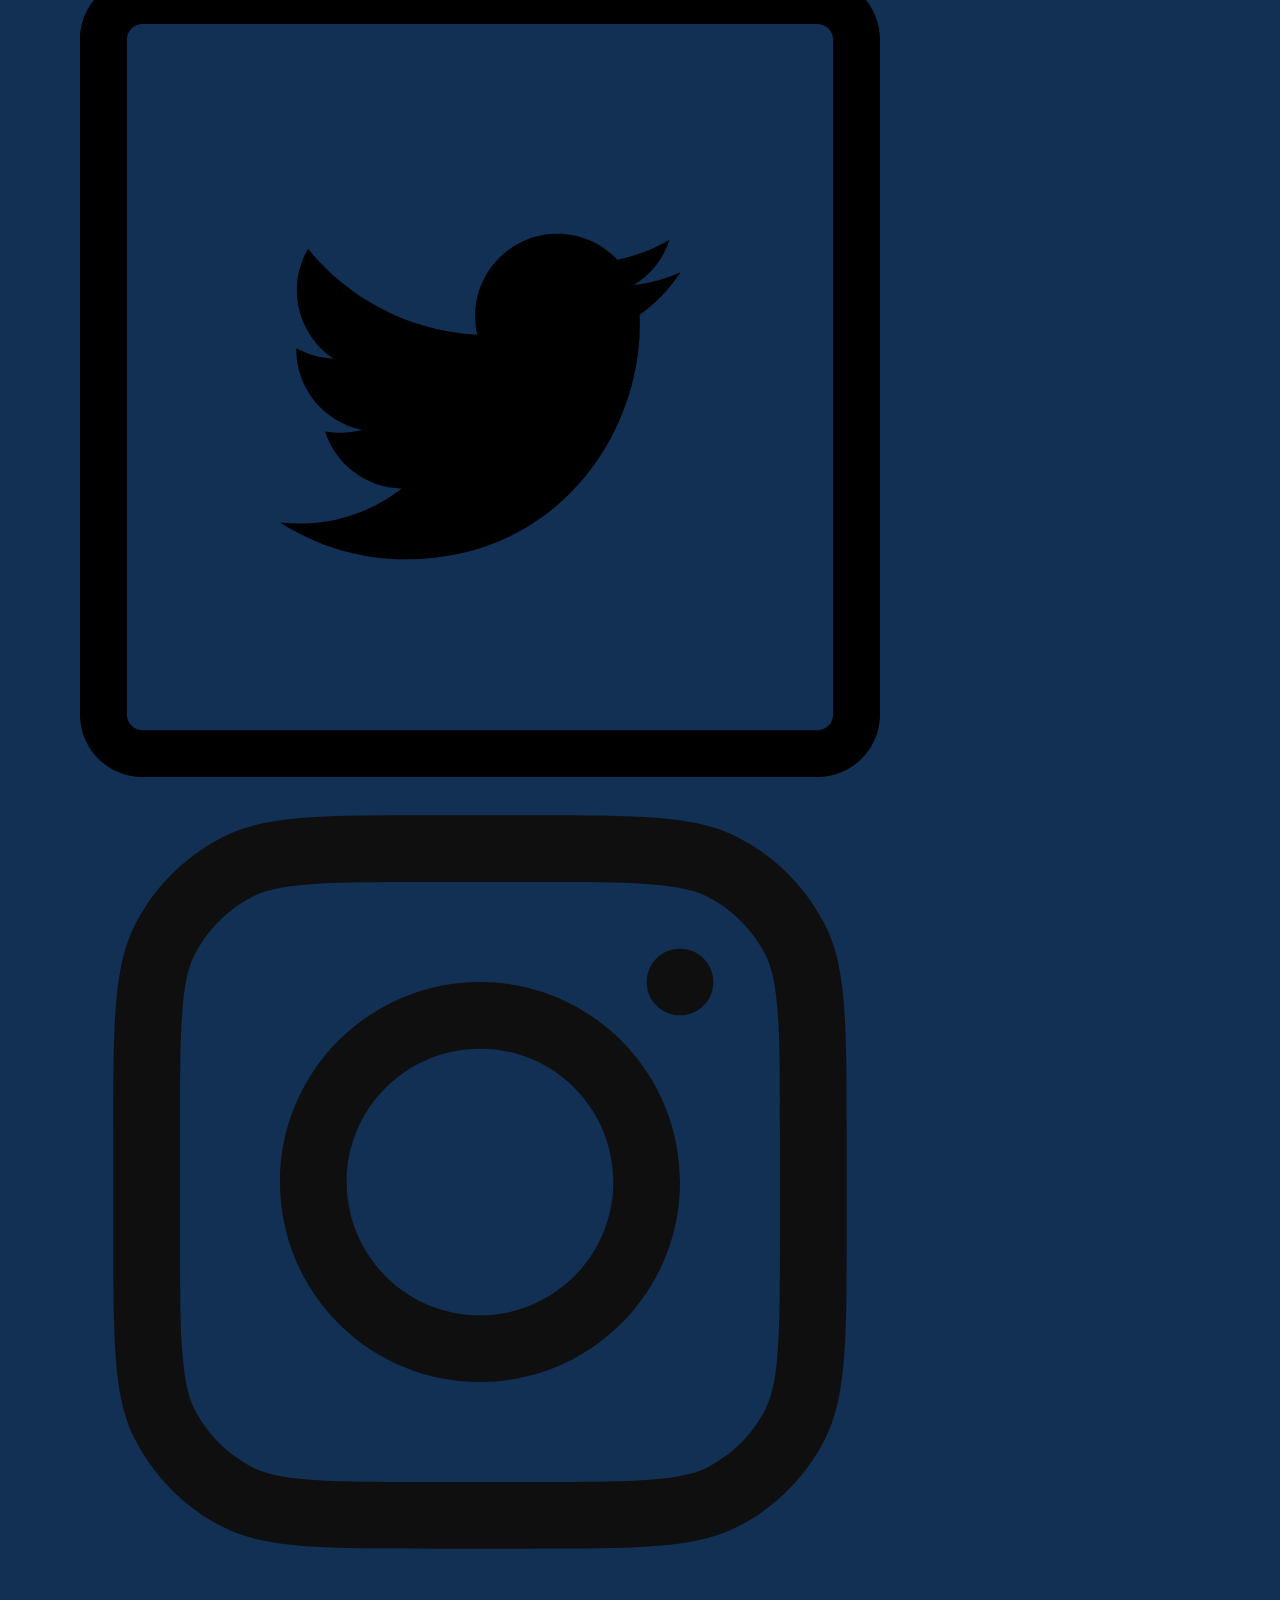
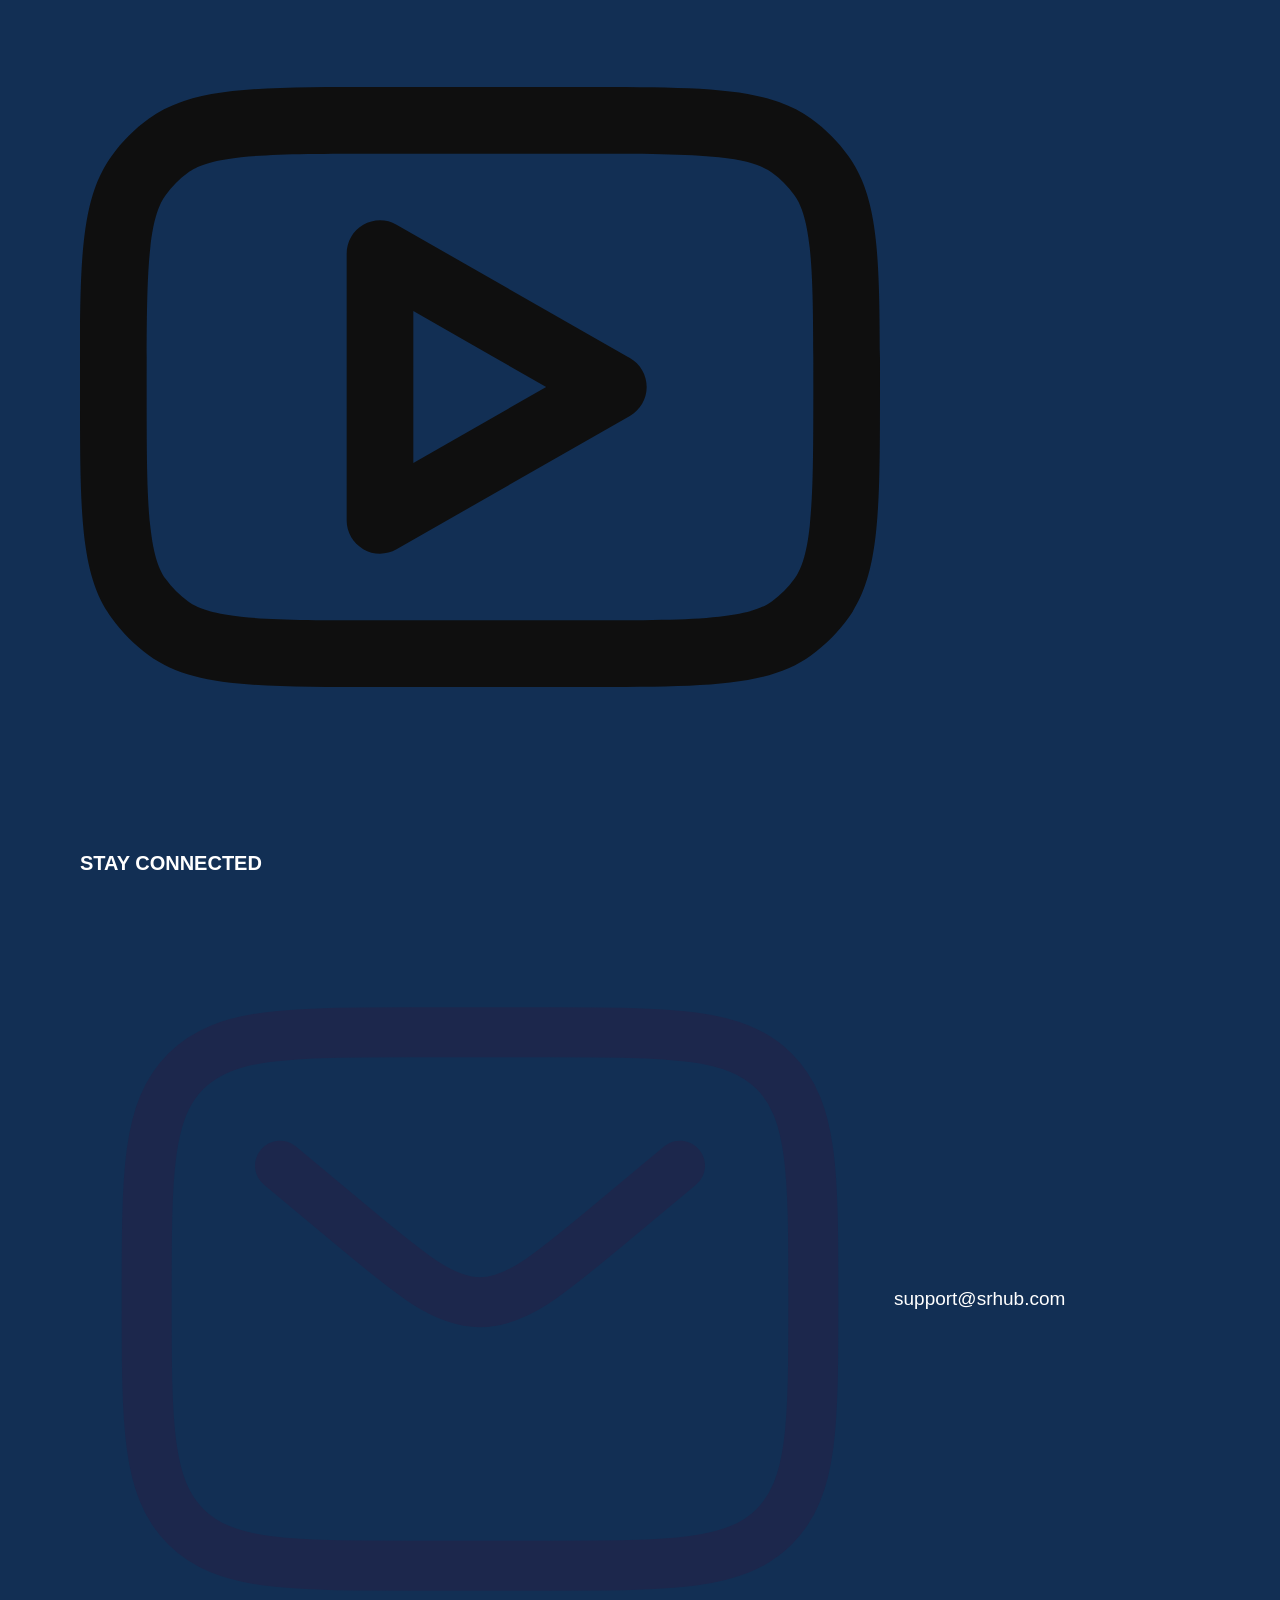
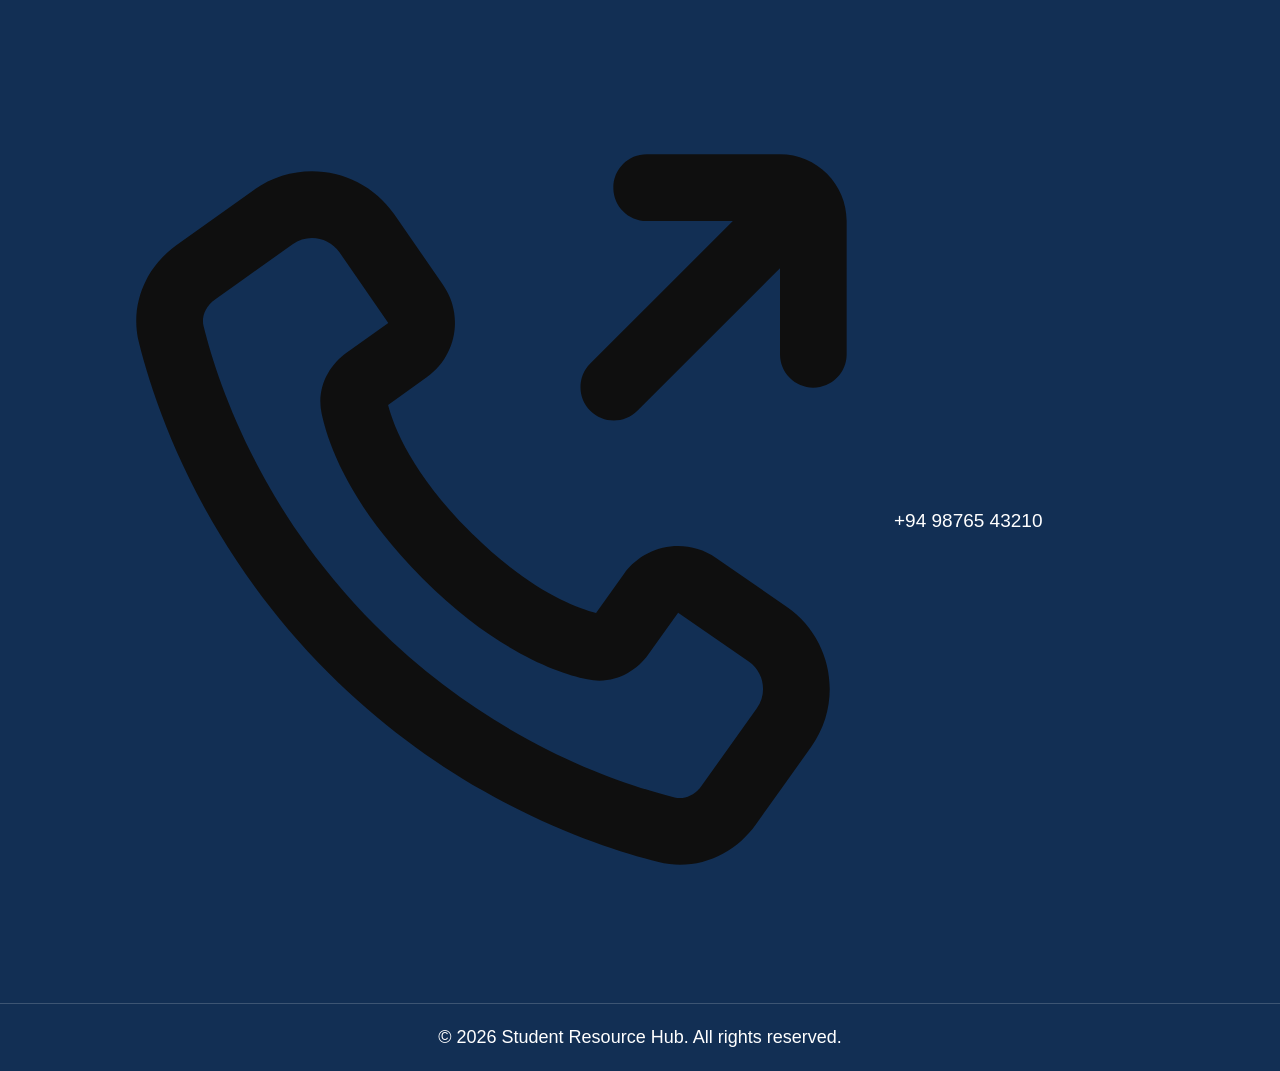
<file: includes/login page.html>
<!DOCTYPE html>
<html lang="en">
<head>
    <meta charset="UTF-8">
    <meta name="viewport" content="width=device-width, initial-scale=1.0">
    <title>NoteFlow Signup</title>

    <link rel="stylesheet" href="../css/login.css">
    <link rel="stylesheet" href="../css/navbar.css">
    <link rel="stylesheet" href="../css/footer.css">





</head>
<body>
    <header>
      <div class="navbar">
        <div class="navbar-logo">
          <img src="../images/logo.png" alt="Logo" />
        </div>
        <div class="navbar-links" id="navbar-links">
          <ul>
            <li>
              <a href="../index.html">Home</a>
            </li>
            <li>
              <a href="../includes/filter.html">Notes</a>
            </li>

            <li>
              <a href="#">About</a>
            </li>
            <li>
              <a href="#">Contact</a>
            </li>
          </ul>
          <div class="navbar-buttons">
            <a href="#"><button id="signup">Sign up</button></a>
            <a href="#"><button id="login">Login</button></a>
          </div>
        </div>
        <div class="menu-icon">
          <img src="../images/icons/Menu.svg" alt="menu" id="menu-icon" />
        </div>
      </div>
    </header>



<div class="container">

    <div class="left">
        <h1>Organize your <span>knowledge</span>, achieve your flow.</h1>

        <p>
            Join thousands of students and educators who have
            streamlined their study routine with our structured
            information management system.
        </p>

      
    </div>

    <div class="form-box">

        <h2>Create Account</h2>

        <input type="text" placeholder="Full Name">

        <input type="email" placeholder="Email Address">

        <div class="row">
            <input type="password" placeholder="Password">
            <input type="password" placeholder="Confirm Password">
        </div>

        <label>
            <input type="checkbox" style="width:auto;">
            I agree to the Terms & Conditions
        </label>

        <button class="submit">Create Account</button>

        <p style="text-align:center;margin-top:20px;">
            Already have an account?
            <a href="#">Sign In</a>
        </p>

    </div>

</div>

<footer class="footer">
      <div class="footer-top">
        <!-- Logo Section -->
        <div class="footer-col logo-col">
          <div class="footer-logo">
            <img src="../images/footer-icons/graduation.svg" alt="Logo" />
            <h3>STUDENT RESOURCE HUB</h3>
          </div>

          <p>
            A platform to access, share and discover quality study materials
            easily.
          </p>

          <div class="social-icons">
            <a href="#"
              ><img
                src="../images/footer-icons/facebook-rounded-border-svgrepo-com.svg"
                alt=""
            /></a>
            <a href="#"
              ><img
                src="../images/footer-icons/twitter-rounded-border-svgrepo-com.svg"
                alt=""
            /></a>
            <a href="#"
              ><img
                src="../images/footer-icons/instagram-svgrepo-com.svg"
                alt=""
            /></a>
            <a href="#"
              ><img src="../images/footer-icons/youtube-svgrepo-com.svg" alt=""
            /></a>
          </div>
        </div>

        <!--  Links -->
        <div class="footer-col">
          <h3>QUICK LINKS</h3>

          <a href="#">Home</a>
          <a href="#">Notes</a>
          <a href="#">About</a>
          <a href="#">Contact</a>
        </div>

        <!-- Help -->
        <div class="footer-col">
          <h3>HELP</h3>

          <a href="#">FAQs</a>
          <a href="#">Privacy Policy</a>
          <a href="#">Terms & Conditions</a>
          <a href="#">Disclaimer</a>
        </div>

        <!-- Contact -->
        <div class="footer-col">
          <h3>STAY CONNECTED</h3>

          <div class="contact-item">
            <img src="../images/footer-icons/letter-svgrepo-com.svg" alt="" />
            <span>support@srhub.com</span>
          </div>

          <div class="contact-item">
            <img src="../images/footer-icons/call-out-svgrepo-com.svg" alt="" />
            <span>+94 98765 43210</span>
          </div>
        </div>
      </div>

      <div class="footer-bottom">
        © 2026 Student Resource Hub. All rights reserved.
      </div>
    </footer>

</body>
</html>
</file>
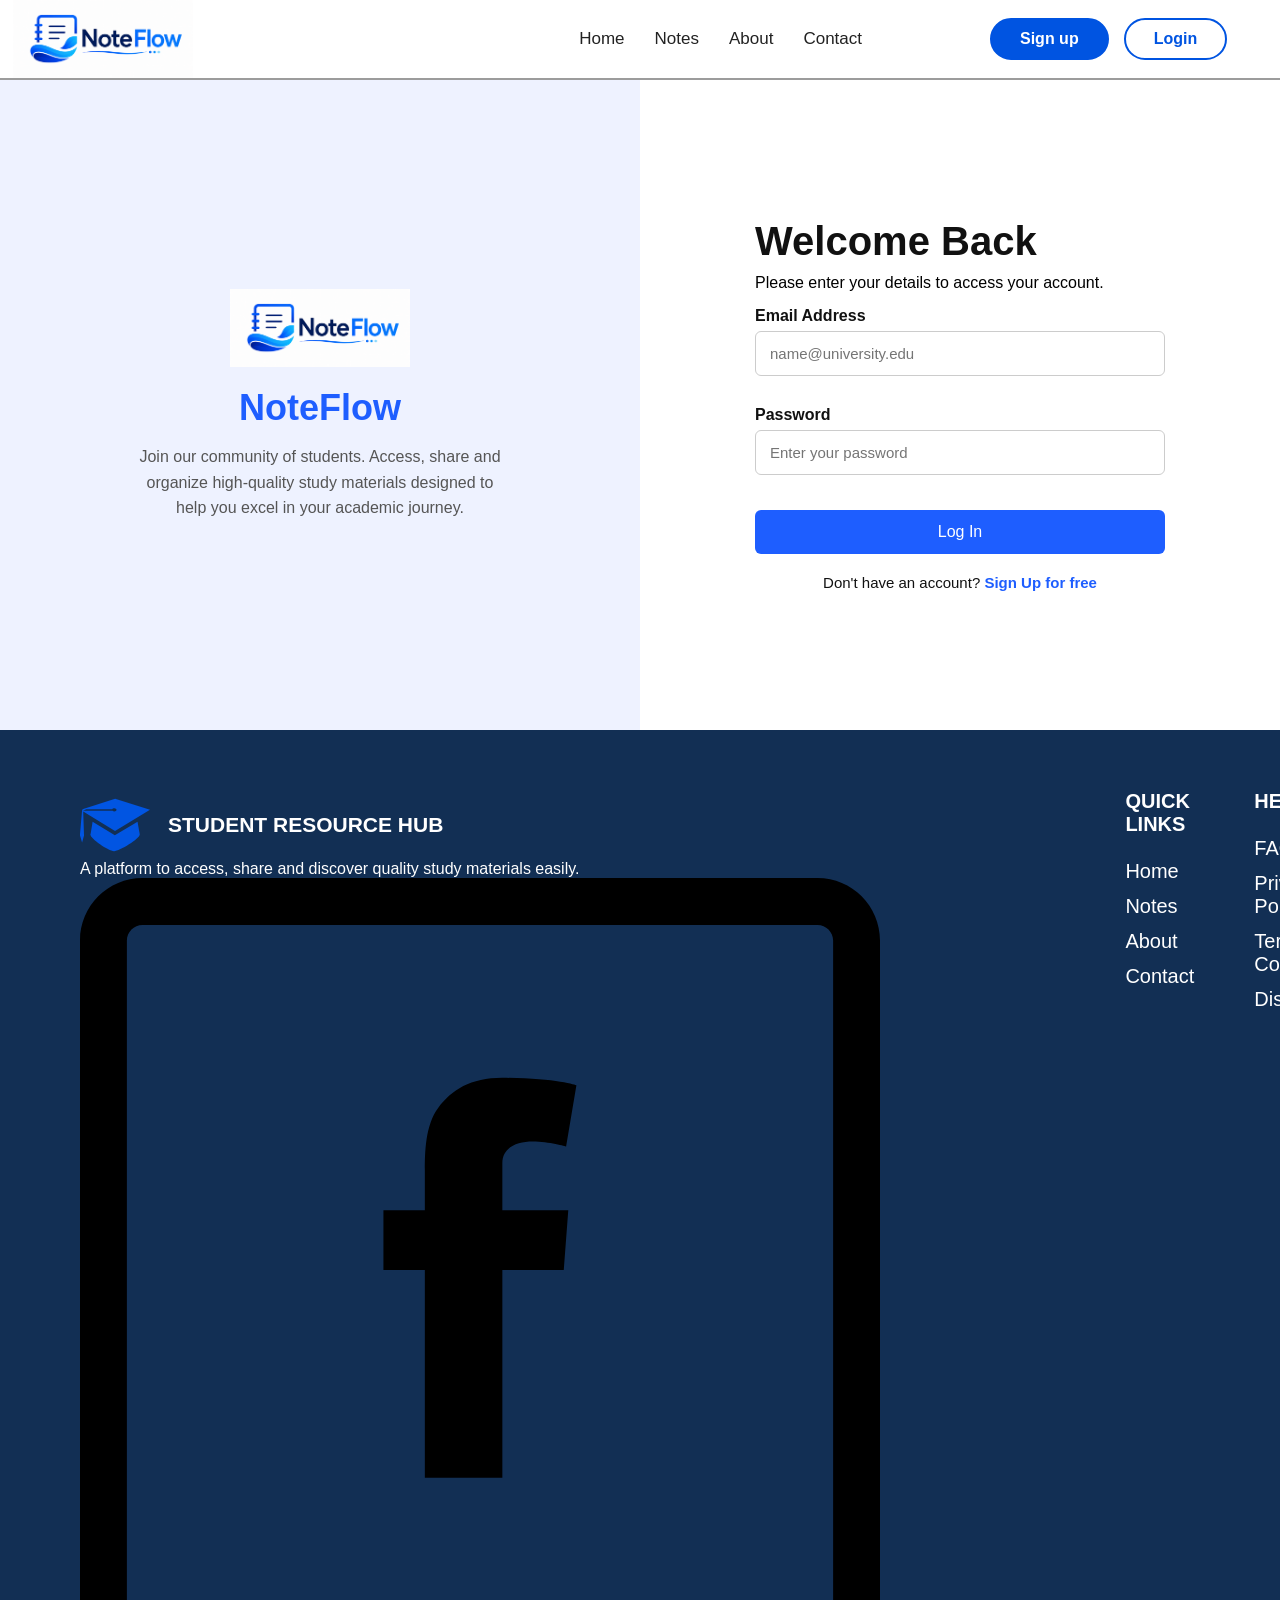
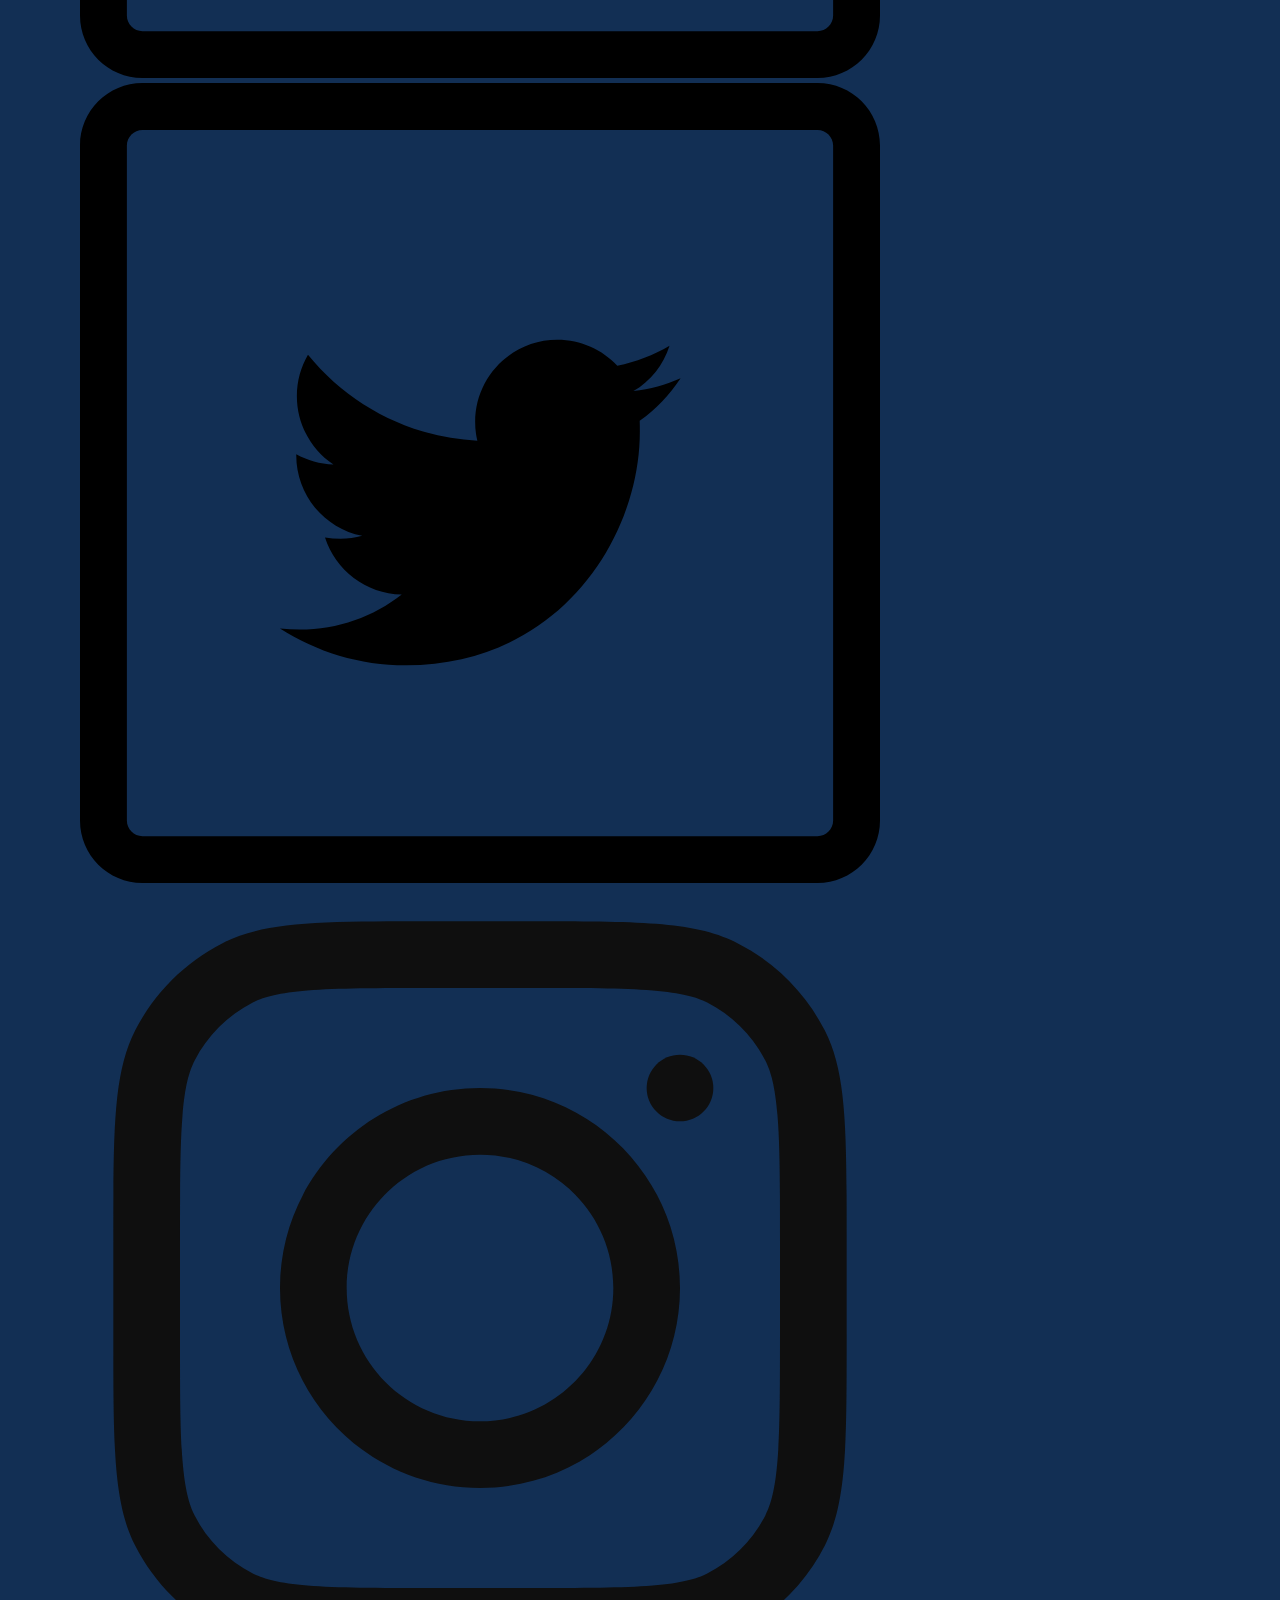
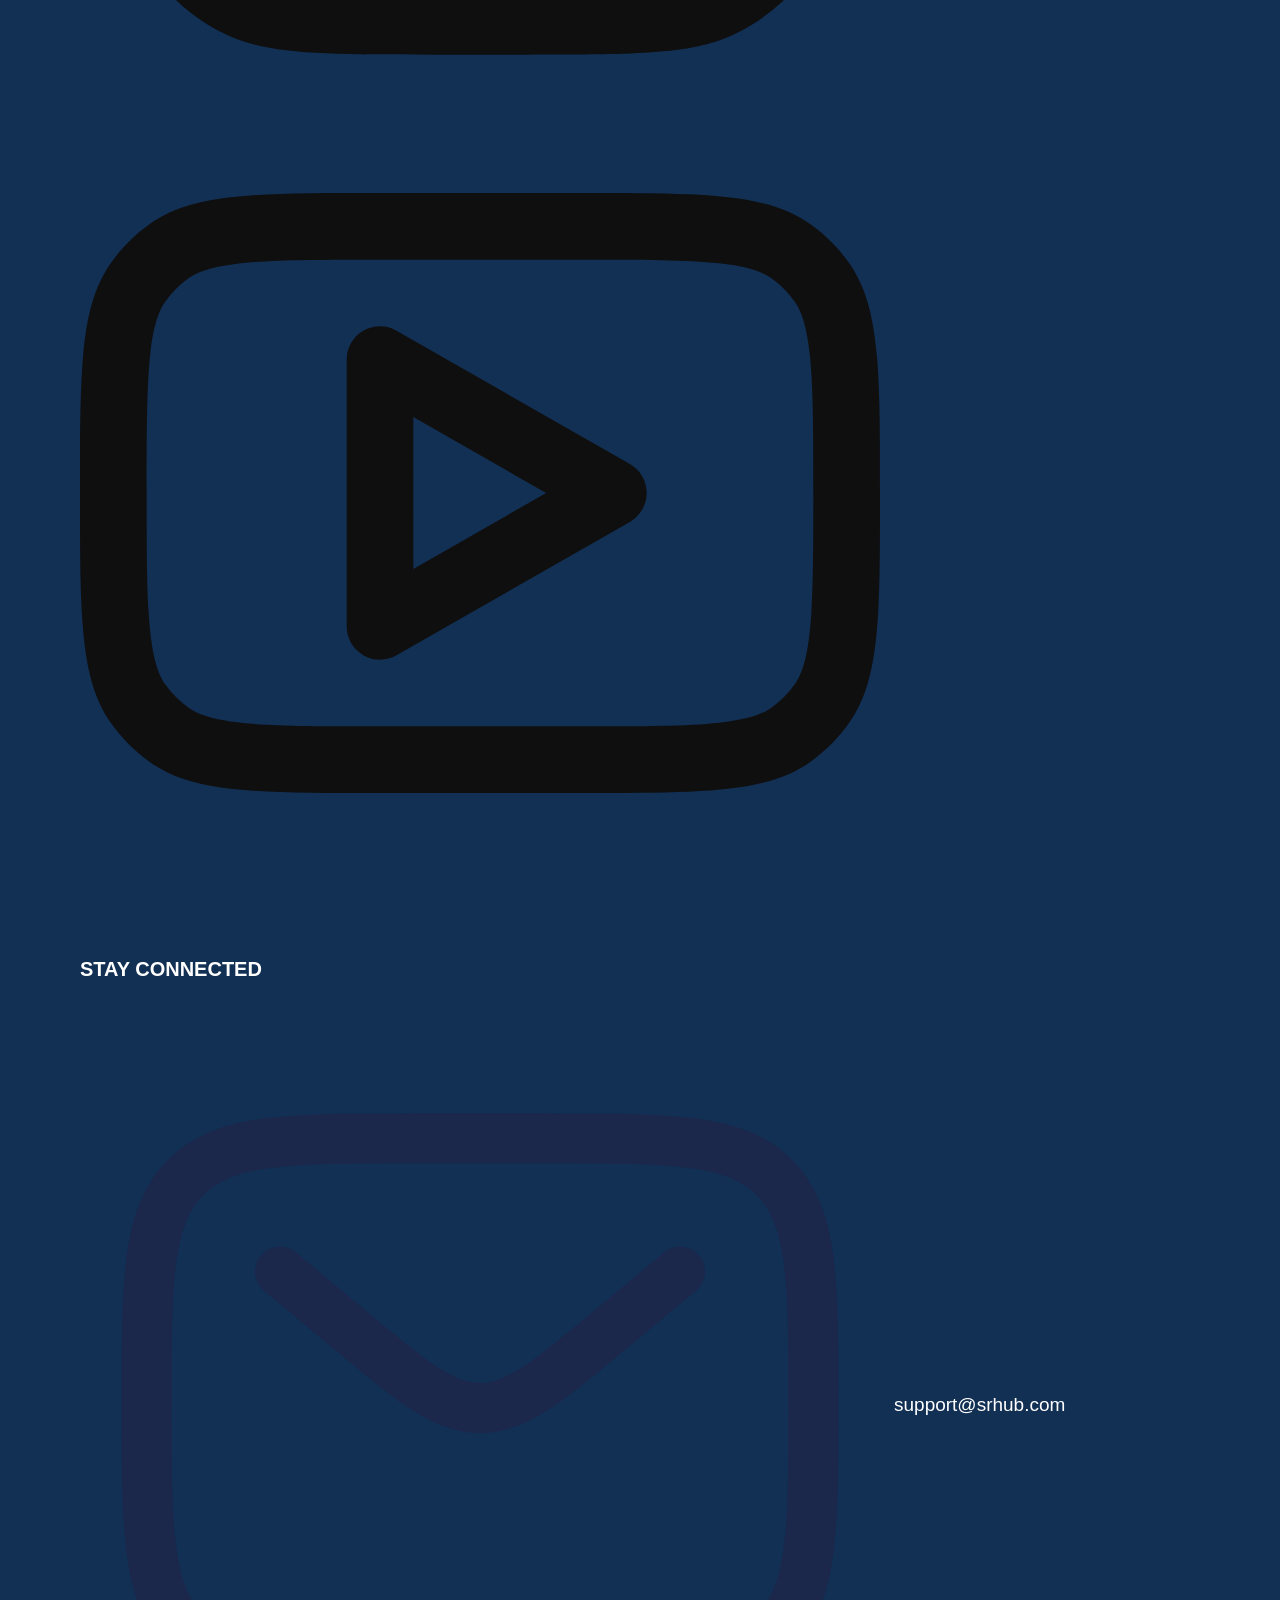
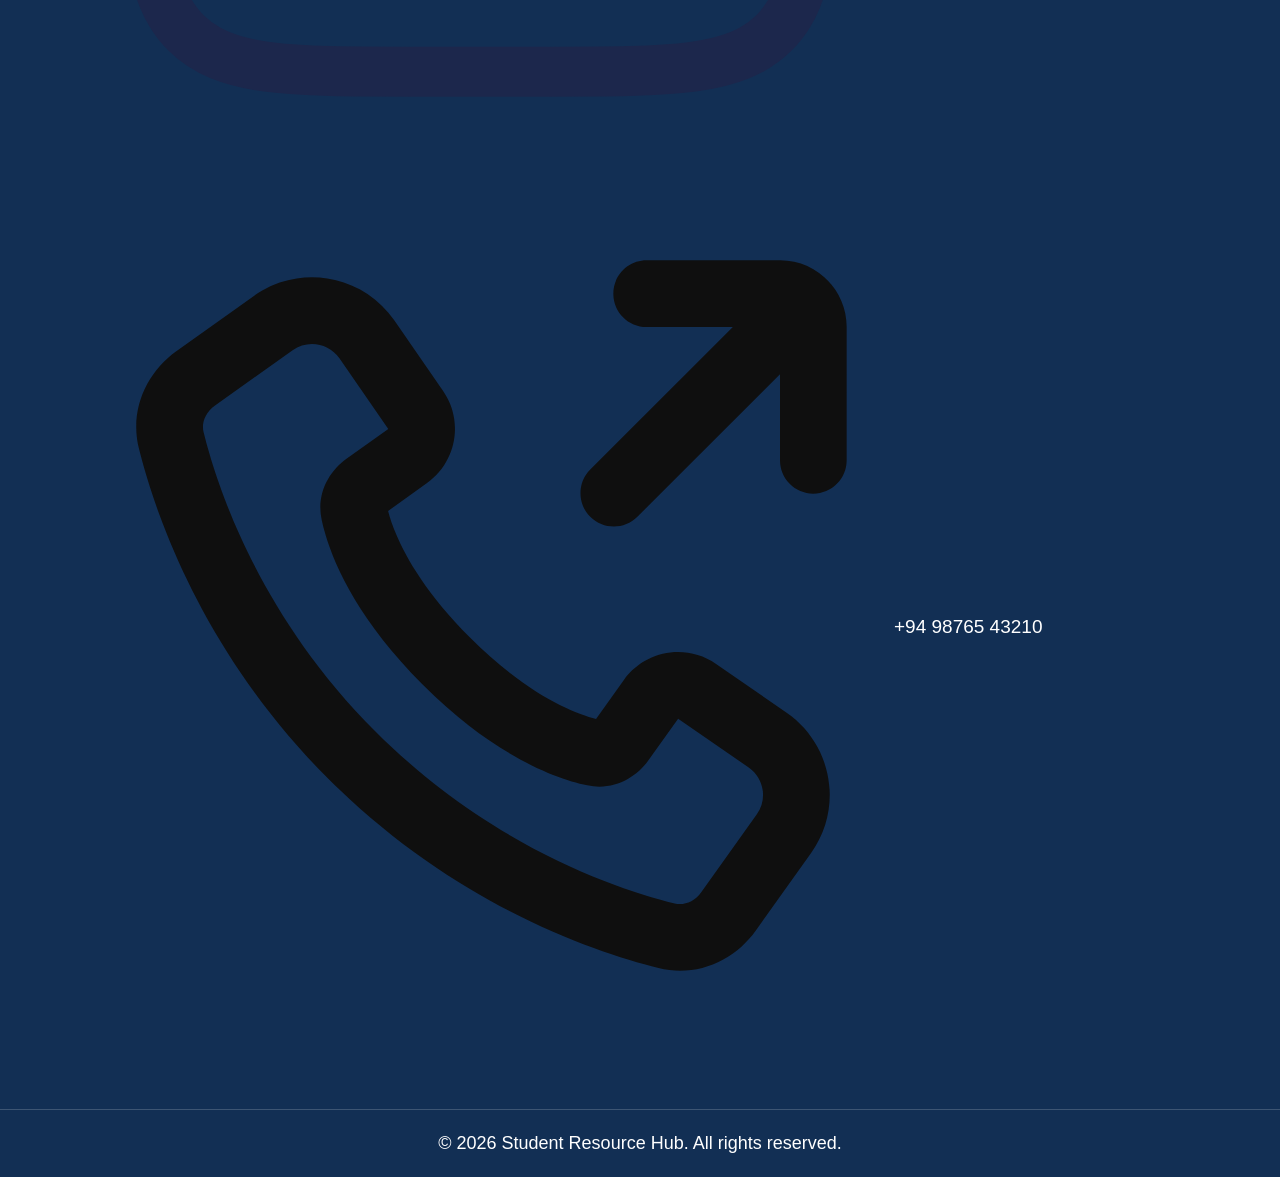
<file: includes/login.html>
<!DOCTYPE html>
<html lang="en">
<head>
<meta charset="UTF-8">
<meta name="viewport" content="width=device-width, initial-scale=1.0">
<title>NoteFlow Login</title>
<link rel="stylesheet" href="../css/log in.css">
<link rel="stylesheet" href="../css/navbar.css">
<link rel="stylesheet" href="../css/footer.css">

</head>
<body>
    <header>
      <div class="navbar">
        <div class="navbar-logo">
          <img src="../images/logo.png" alt="Logo" />
        </div>
        <div class="navbar-links" id="navbar-links">
          <ul>
            <li>
              <a href="../index.html">Home</a>
            </li>
            <li>
              <a href="filter.html">Notes</a>
            </li>

            <li>
              <a href="About.html">About</a>
            </li>
            <li>
              <a href="About.html">Contact</a>
            </li>
          </ul>
          <div class="navbar-buttons">
            <a href="signup.html"><button id="signup">Sign up</button></a>
            <a href="login.html"><button id="login">Login</button></a>
          </div>
        </div>
        <div class="menu-icon">
          <img src="../images/icons/Menu.svg" alt="menu" id="menu-icon" />
        </div>
      </div>
    </header>

<div class="container">

    <!-- Left Side -->
    <div class="left">

        <img src="../images/logo.png" alt="Logo" class="logoimg" >

        <h1>NoteFlow</h1>

        <p>
            Join our community of students. Access, share and organize
            high-quality study materials designed to help you excel
            in your academic journey.
        </p>

    </div>

    <!-- Right Side -->
    <div class="right">

        <div class="login-box">

            <h1>Welcome Back</h1>

            <p>Please enter your details to access your account.</p>

            <label>Email Address</label>
            <input type="email" placeholder="name@university.edu">

            <label>Password</label>
            <input type="password" placeholder="Enter your password">

            <button class="loginbutton">Log In</button>

            <div class="signup">
                Don't have an account?
                <a href="signup.html">Sign Up for free</a>
            </div>

        </div>

    </div>

</div>
<footer class="footer">
      <div class="footer-top">
        <!-- Logo Section -->
        <div class="footer-col logo-col">
          <div class="footer-logo">
            <img src="../images/footer-icons/graduation.svg" alt="Logo" />
            <h3>STUDENT RESOURCE HUB</h3>
          </div>

          <p>
            A platform to access, share and discover quality study materials
            easily.
          </p>

          <div class="social-icons">
            <a href="#"
              ><img
                src="../images/footer-icons/facebook-rounded-border-svgrepo-com.svg"
                alt=""
            /></a>
            <a href="#"
              ><img
                src="../images/footer-icons/twitter-rounded-border-svgrepo-com.svg"
                alt=""
            /></a>
            <a href="#"
              ><img
                src="../images/footer-icons/instagram-svgrepo-com.svg"
                alt=""
            /></a>
            <a href="#"
              ><img src="../images/footer-icons/youtube-svgrepo-com.svg" alt=""
            /></a>
          </div>
        </div>

        <!--  Links -->
        <div class="footer-col">
          <h3>QUICK LINKS</h3>

          <a href="#">Home</a>
          <a href="#">Notes</a>
          <a href="#">About</a>
          <a href="#">Contact</a>
        </div>

        <!-- Help -->
        <div class="footer-col">
          <h3>HELP</h3>

          <a href="#">FAQs</a>
          <a href="#">Privacy Policy</a>
          <a href="#">Terms & Conditions</a>
          <a href="#">Disclaimer</a>
        </div>

        <!-- Contact -->
        <div class="footer-col">
          <h3>STAY CONNECTED</h3>

          <div class="contact-item">
            <img src="../images/footer-icons/letter-svgrepo-com.svg" alt="" />
            <span>support@srhub.com</span>
          </div>

          <div class="contact-item">
            <img src="../images/footer-icons/call-out-svgrepo-com.svg" alt="" />
            <span>+94 98765 43210</span>
          </div>
        </div>
      </div>

      <div class="footer-bottom">
        © 2026 Student Resource Hub. All rights reserved.
      </div>
    </footer>

</body>
</html>
</file>
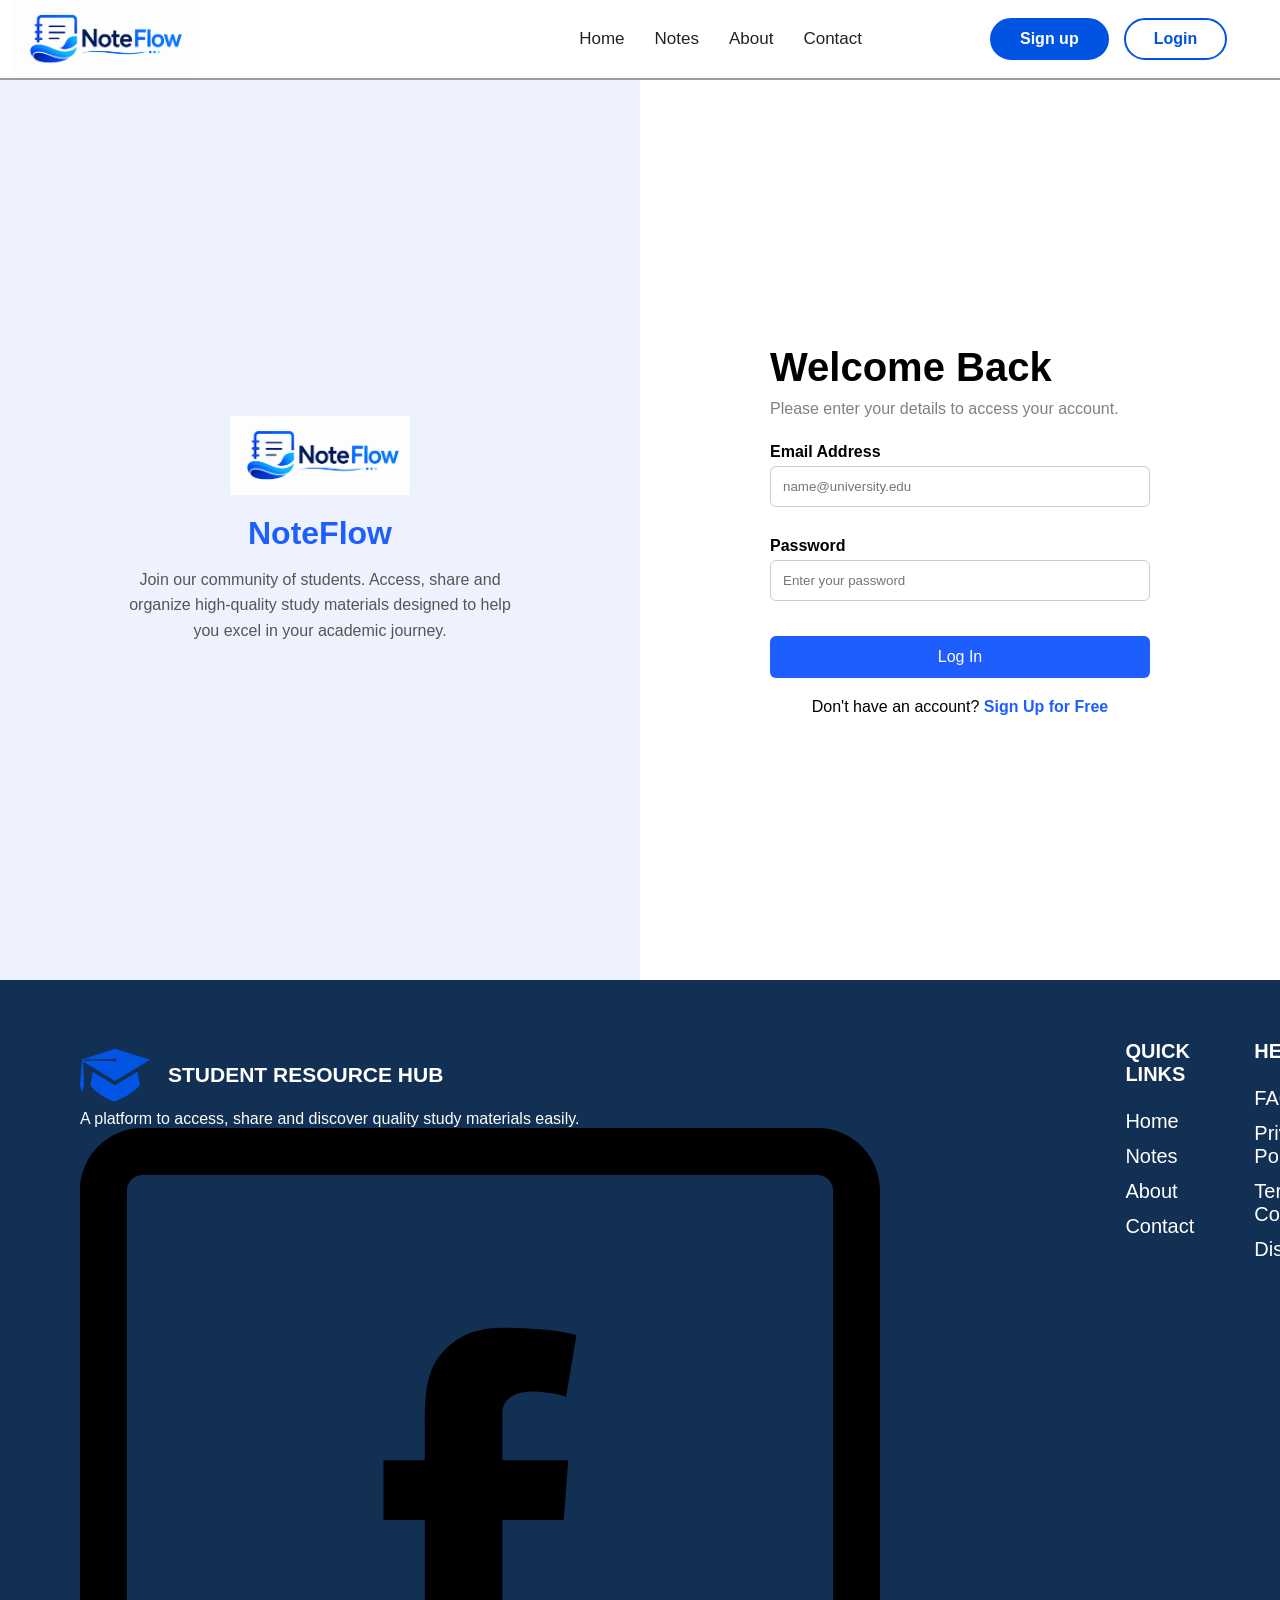
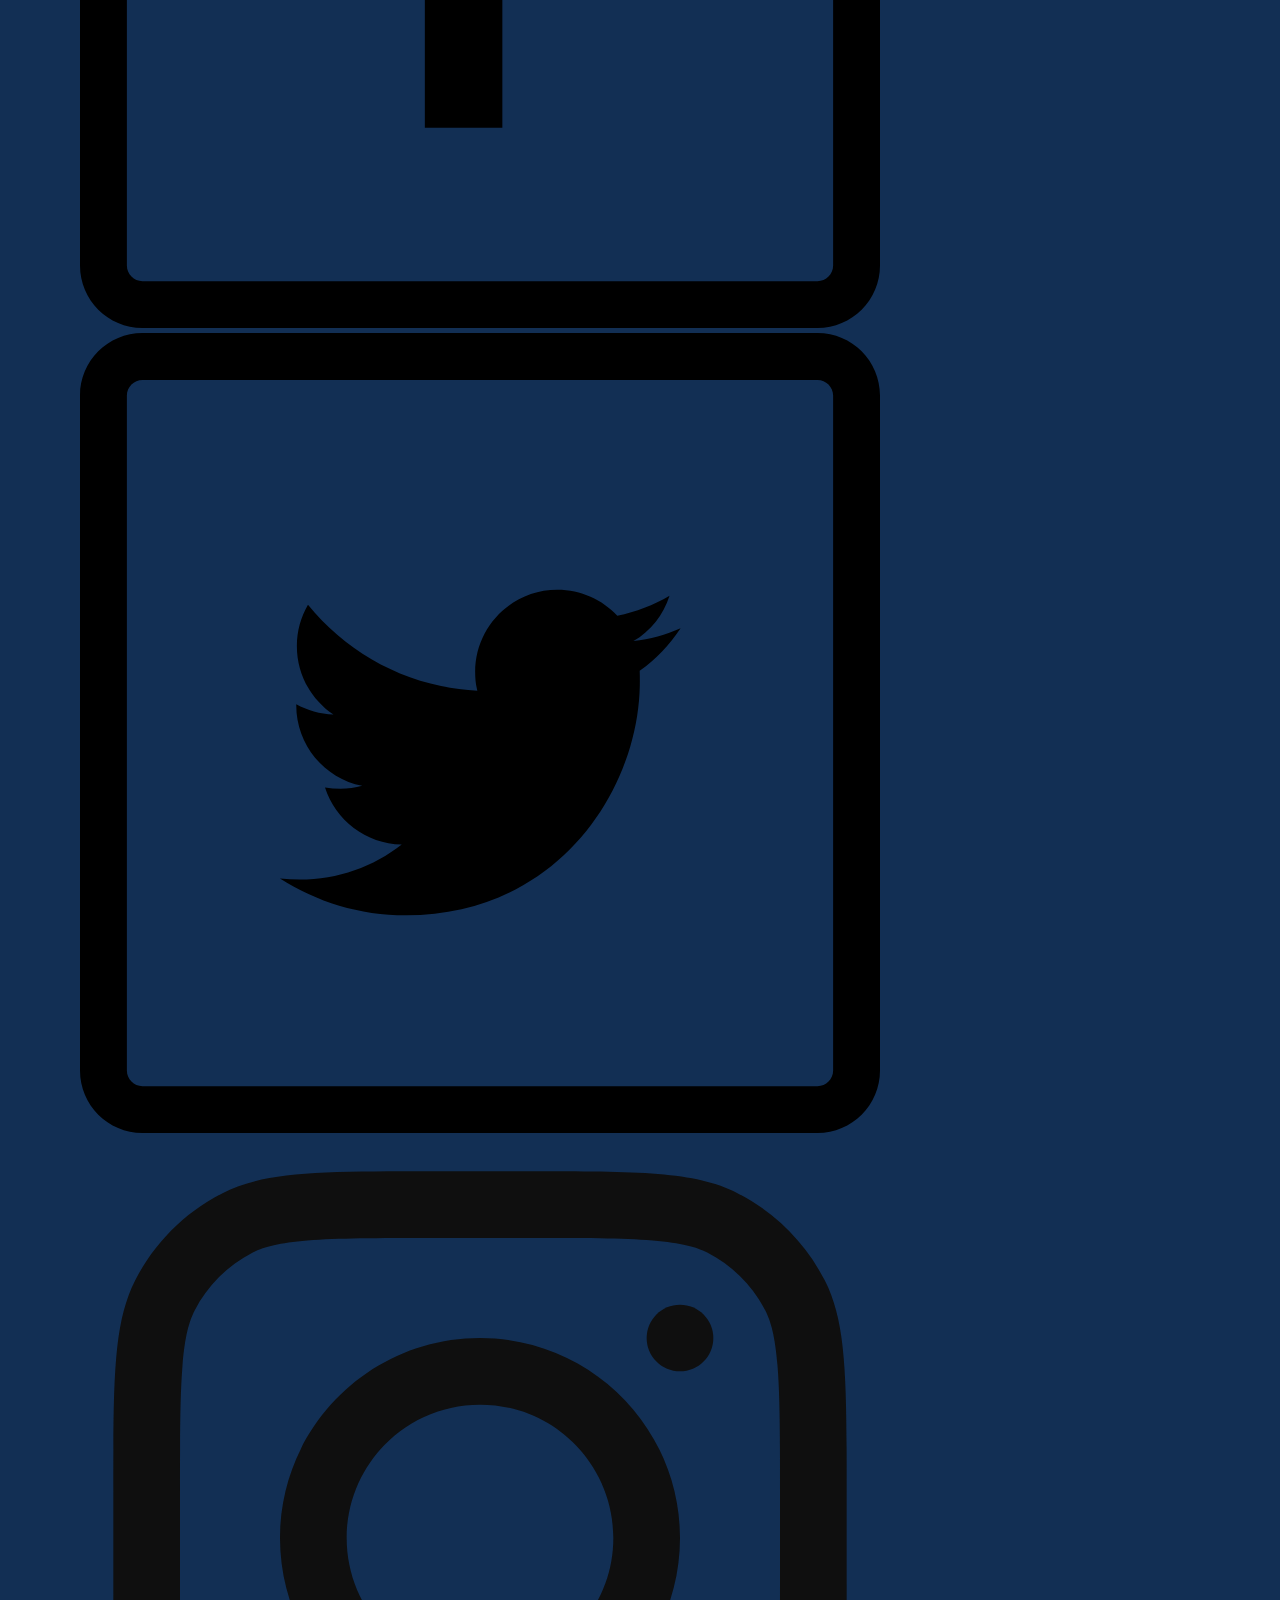
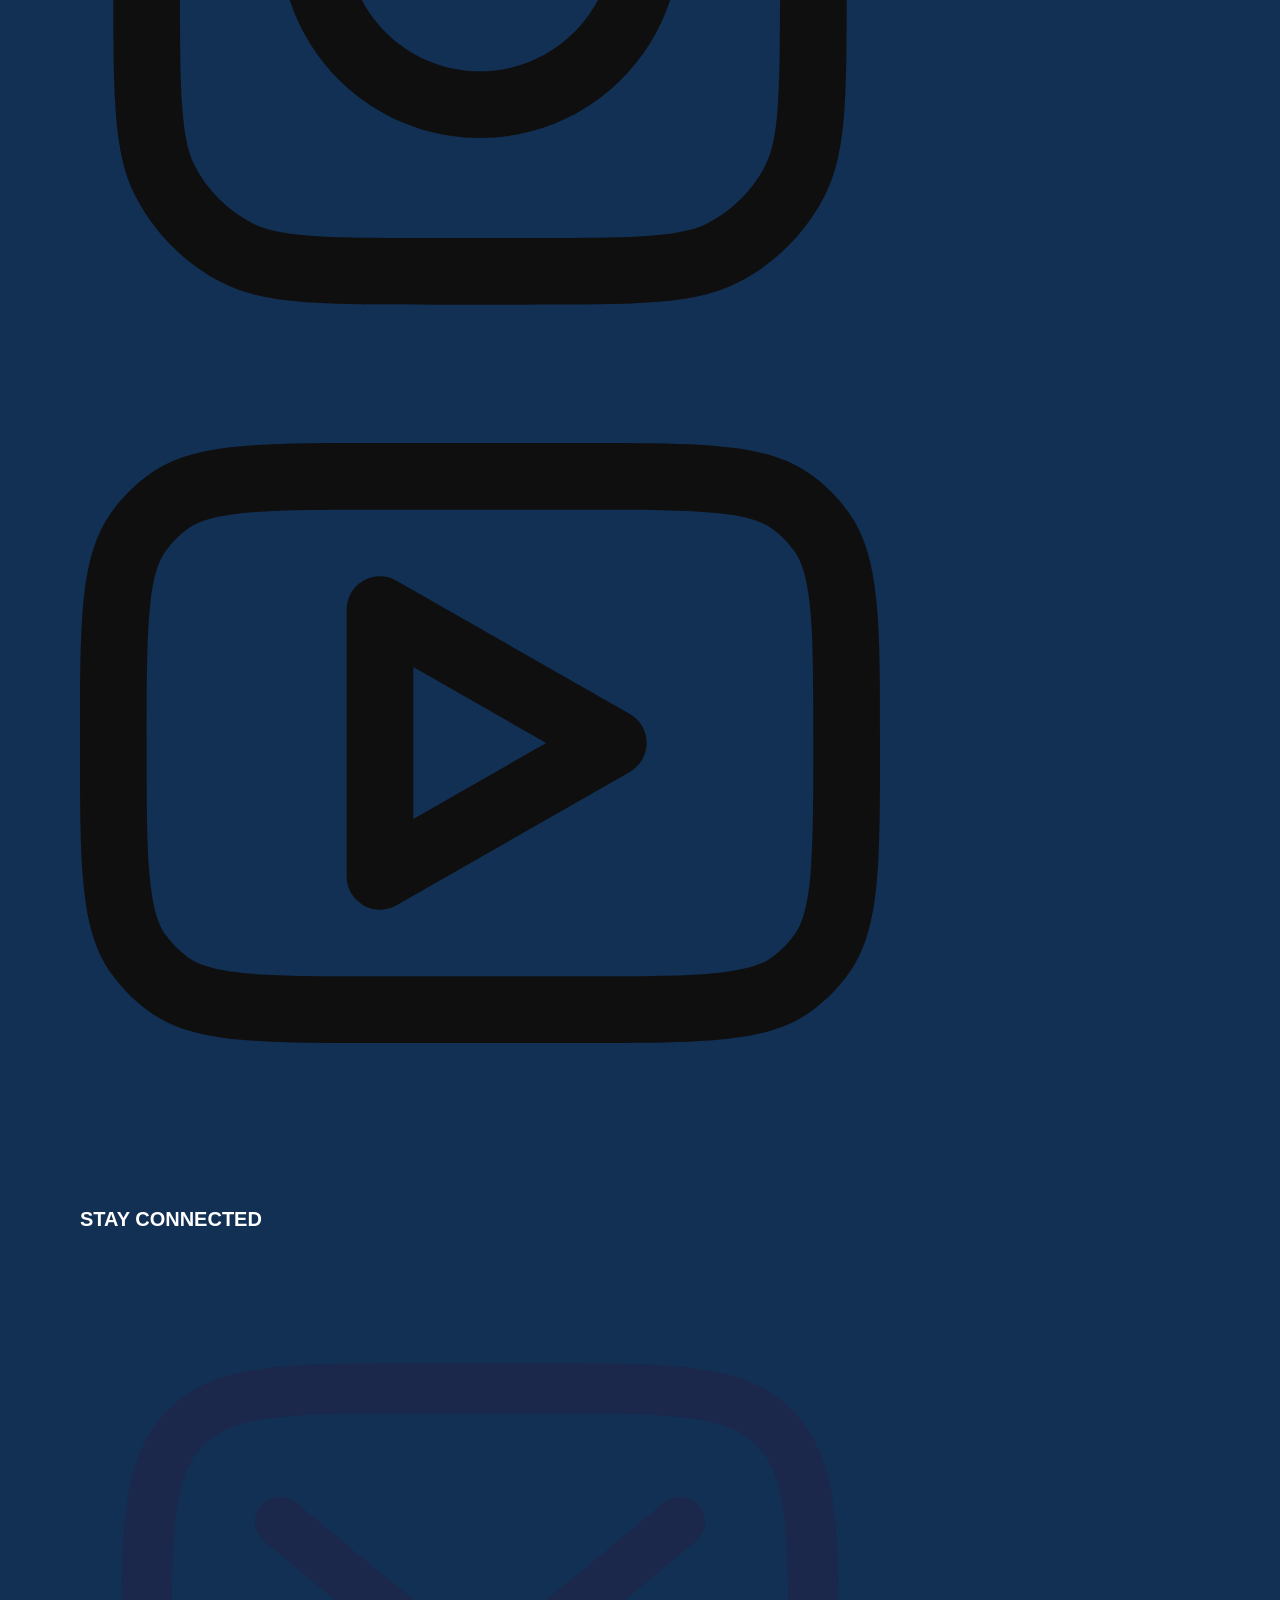
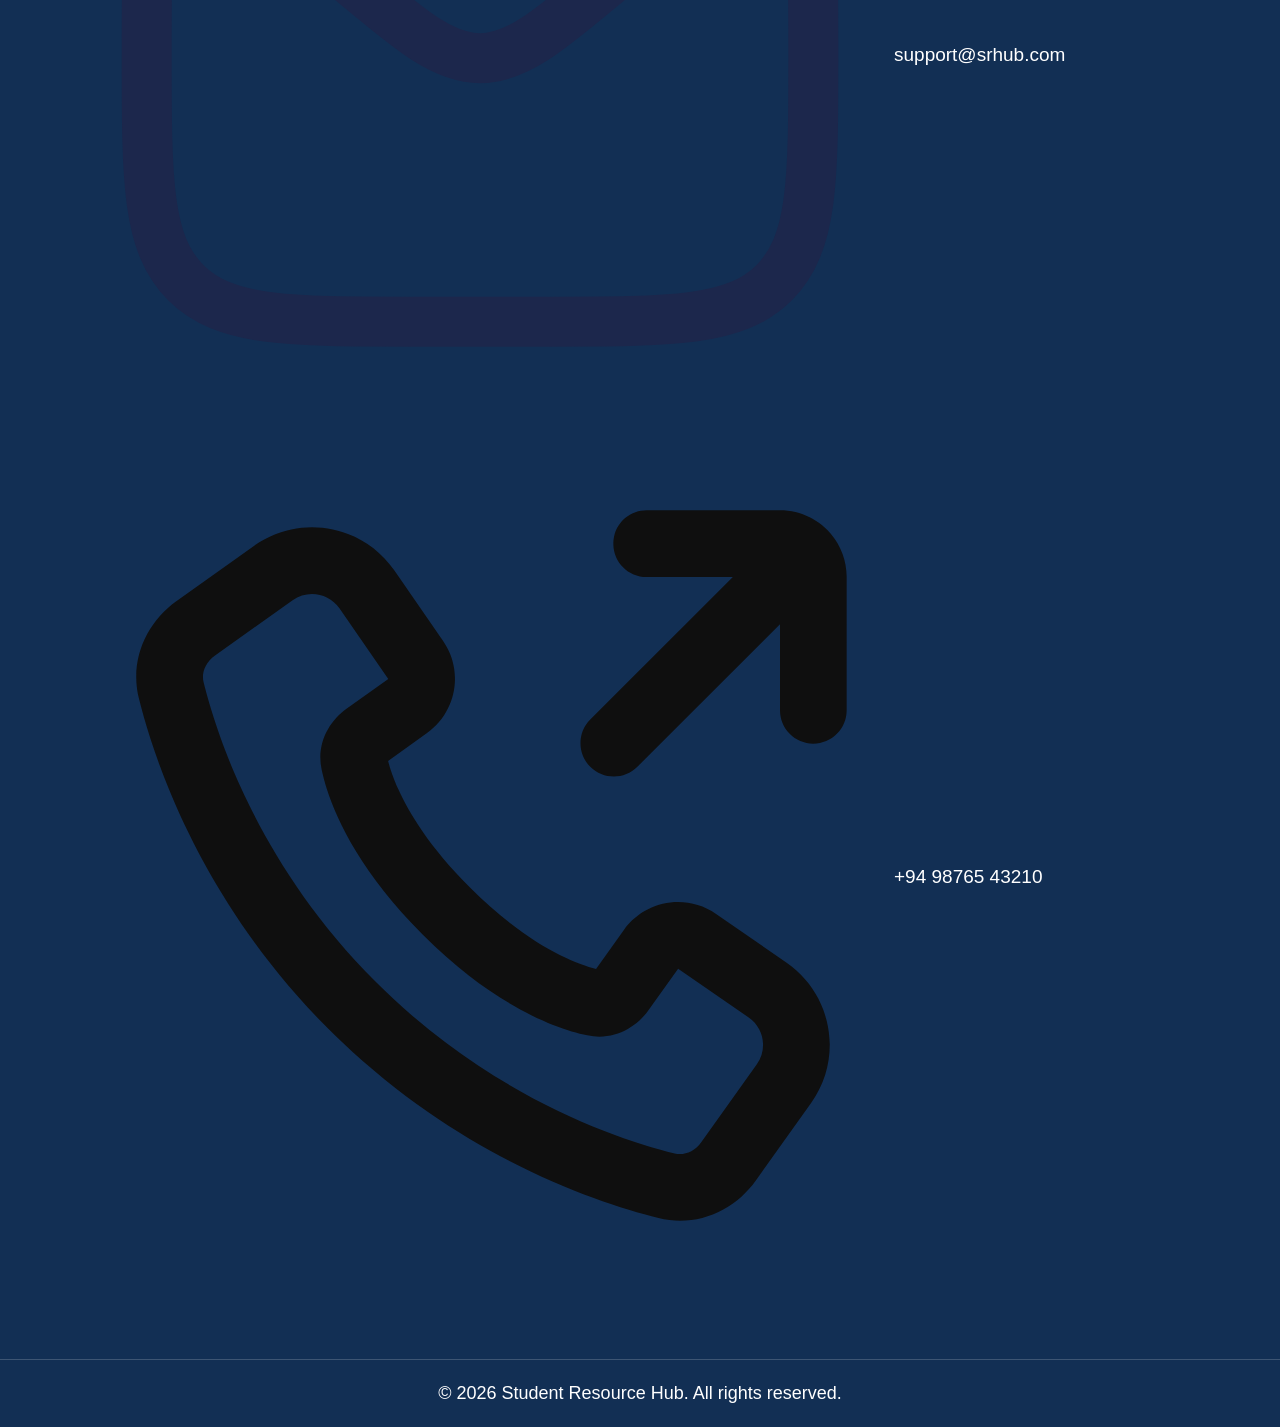
<file: includes/sign in.html>
<!DOCTYPE html>
<html lang="en">
<head>
<meta charset="UTF-8">
<meta name="viewport" content="width=device-width, initial-scale=1.0">
<title>NoteFlow Login</title>
<link rel="stylesheet" href="../css/sign in.css">
<link rel="stylesheet" href="../css/navbar.css">
<link rel="stylesheet" href="../css/footer.css">

</head>
<body>
    <header>
      <div class="navbar">
        <div class="navbar-logo">
          <img src="../images/logo.png" alt="Logo" />
        </div>
        <div class="navbar-links" id="navbar-links">
          <ul>
            <li>
              <a href="../index.html">Home</a>
            </li>
            <li>
              <a href="../includes/filter.html">Notes</a>
            </li>

            <li>
              <a href="#">About</a>
            </li>
            <li>
              <a href="#">Contact</a>
            </li>
          </ul>
          <div class="navbar-buttons">
            <a href="#"><button id="signup">Sign up</button></a>
            <a href="#"><button id="login">Login</button></a>
          </div>
        </div>
        <div class="menu-icon">
          <img src="../images/icons/Menu.svg" alt="menu" id="menu-icon" />
        </div>
      </div>
    </header>

<div class="container">

    <!-- Left Side -->
    <div class="left">

        <img src="../images/logo.png" alt="Logo" class="logoimg" >

        <h1>NoteFlow</h1>

        <p>
            Join our community of students. Access, share and organize
            high-quality study materials designed to help you excel
            in your academic journey.
        </p>

    </div>

    <!-- Right Side -->
    <div class="right">

        <div class="login-box">

            <h1>Welcome Back</h1>

            <p>Please enter your details to access your account.</p>

            <label>Email Address</label>
            <input type="email" placeholder="name@university.edu">

            <label>Password</label>
            <input type="password" placeholder="Enter your password">

            <button class="loginbutton">Log In</button>

            <div class="signup">
                Don't have an account?
                <a href="#">Sign Up for Free</a>
            </div>

        </div>

    </div>

</div>
<footer class="footer">
      <div class="footer-top">
        <!-- Logo Section -->
        <div class="footer-col logo-col">
          <div class="footer-logo">
            <img src="../images/footer-icons/graduation.svg" alt="Logo" />
            <h3>STUDENT RESOURCE HUB</h3>
          </div>

          <p>
            A platform to access, share and discover quality study materials
            easily.
          </p>

          <div class="social-icons">
            <a href="#"
              ><img
                src="../images/footer-icons/facebook-rounded-border-svgrepo-com.svg"
                alt=""
            /></a>
            <a href="#"
              ><img
                src="../images/footer-icons/twitter-rounded-border-svgrepo-com.svg"
                alt=""
            /></a>
            <a href="#"
              ><img
                src="../images/footer-icons/instagram-svgrepo-com.svg"
                alt=""
            /></a>
            <a href="#"
              ><img src="../images/footer-icons/youtube-svgrepo-com.svg" alt=""
            /></a>
          </div>
        </div>

        <!--  Links -->
        <div class="footer-col">
          <h3>QUICK LINKS</h3>

          <a href="#">Home</a>
          <a href="#">Notes</a>
          <a href="#">About</a>
          <a href="#">Contact</a>
        </div>

        <!-- Help -->
        <div class="footer-col">
          <h3>HELP</h3>

          <a href="#">FAQs</a>
          <a href="#">Privacy Policy</a>
          <a href="#">Terms & Conditions</a>
          <a href="#">Disclaimer</a>
        </div>

        <!-- Contact -->
        <div class="footer-col">
          <h3>STAY CONNECTED</h3>

          <div class="contact-item">
            <img src="../images/footer-icons/letter-svgrepo-com.svg" alt="" />
            <span>support@srhub.com</span>
          </div>

          <div class="contact-item">
            <img src="../images/footer-icons/call-out-svgrepo-com.svg" alt="" />
            <span>+94 98765 43210</span>
          </div>
        </div>
      </div>

      <div class="footer-bottom">
        © 2026 Student Resource Hub. All rights reserved.
      </div>
    </footer>

</body>
</html>
</file>
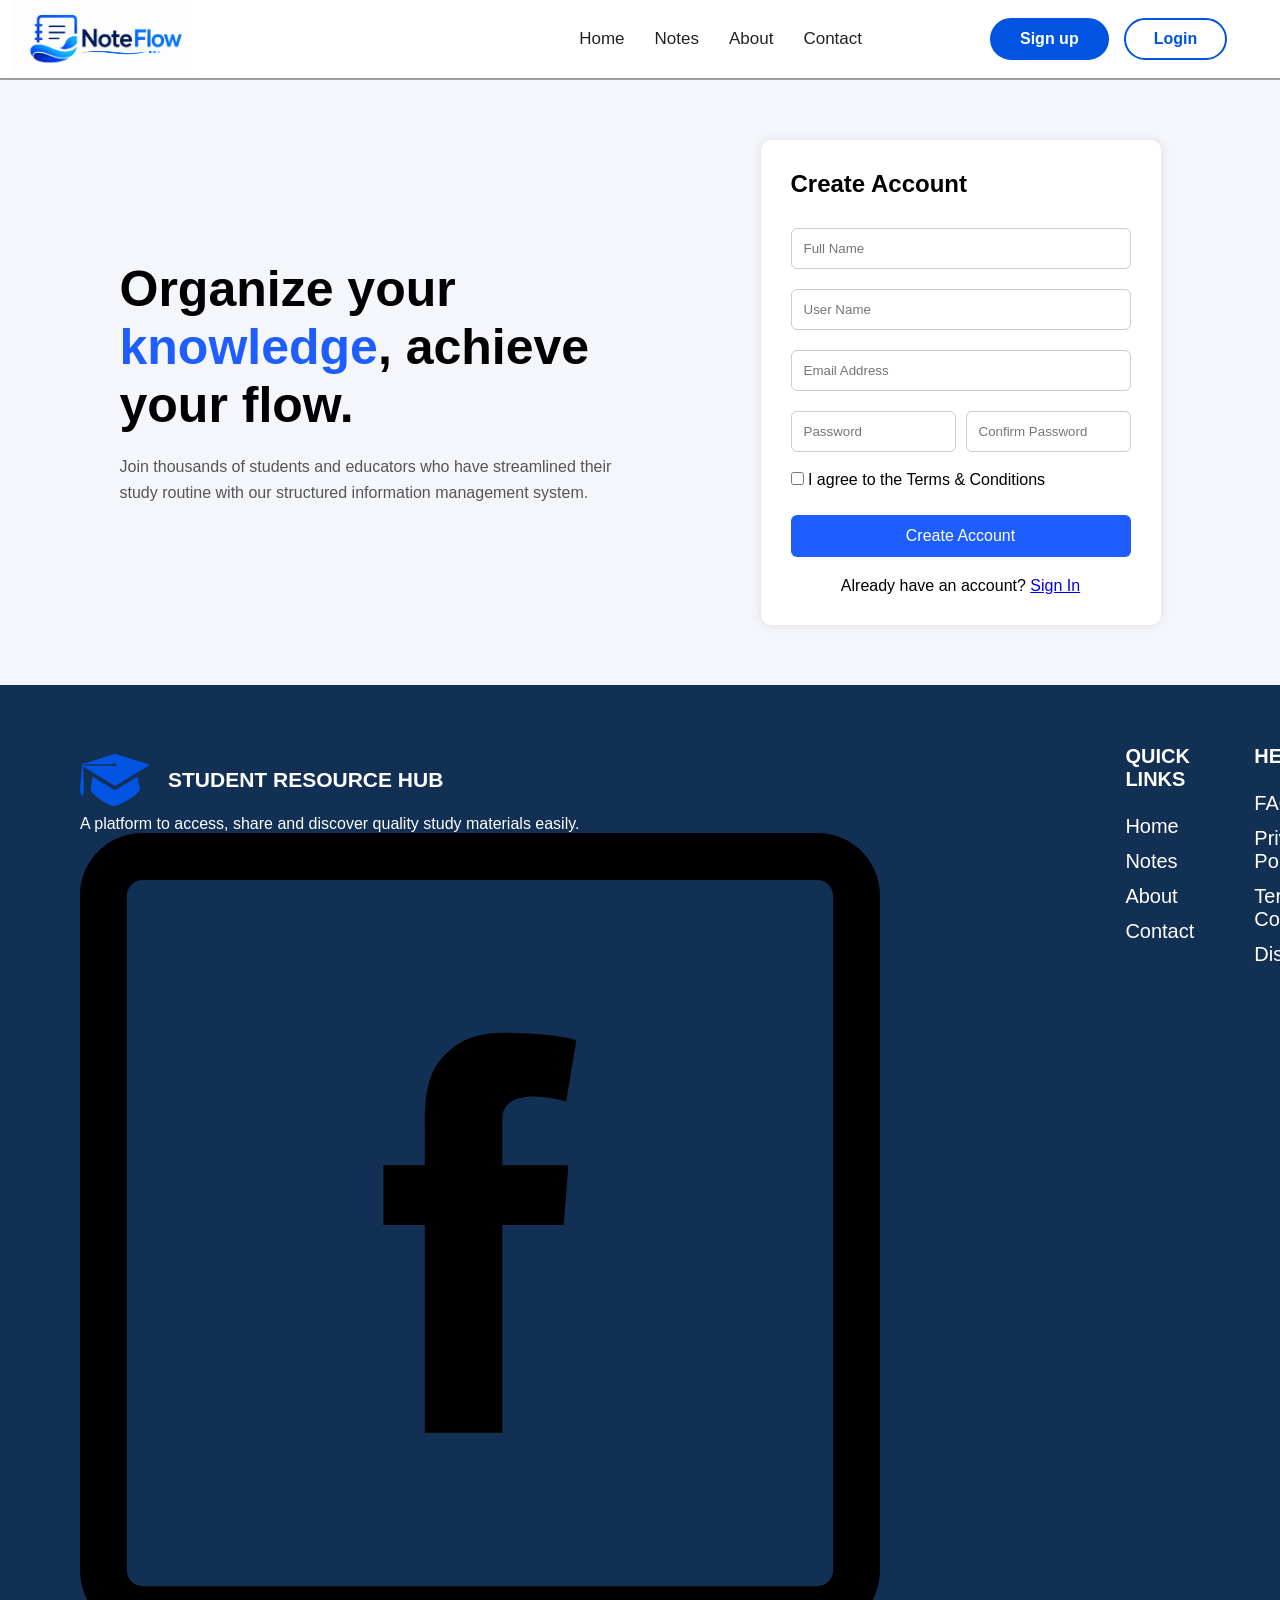
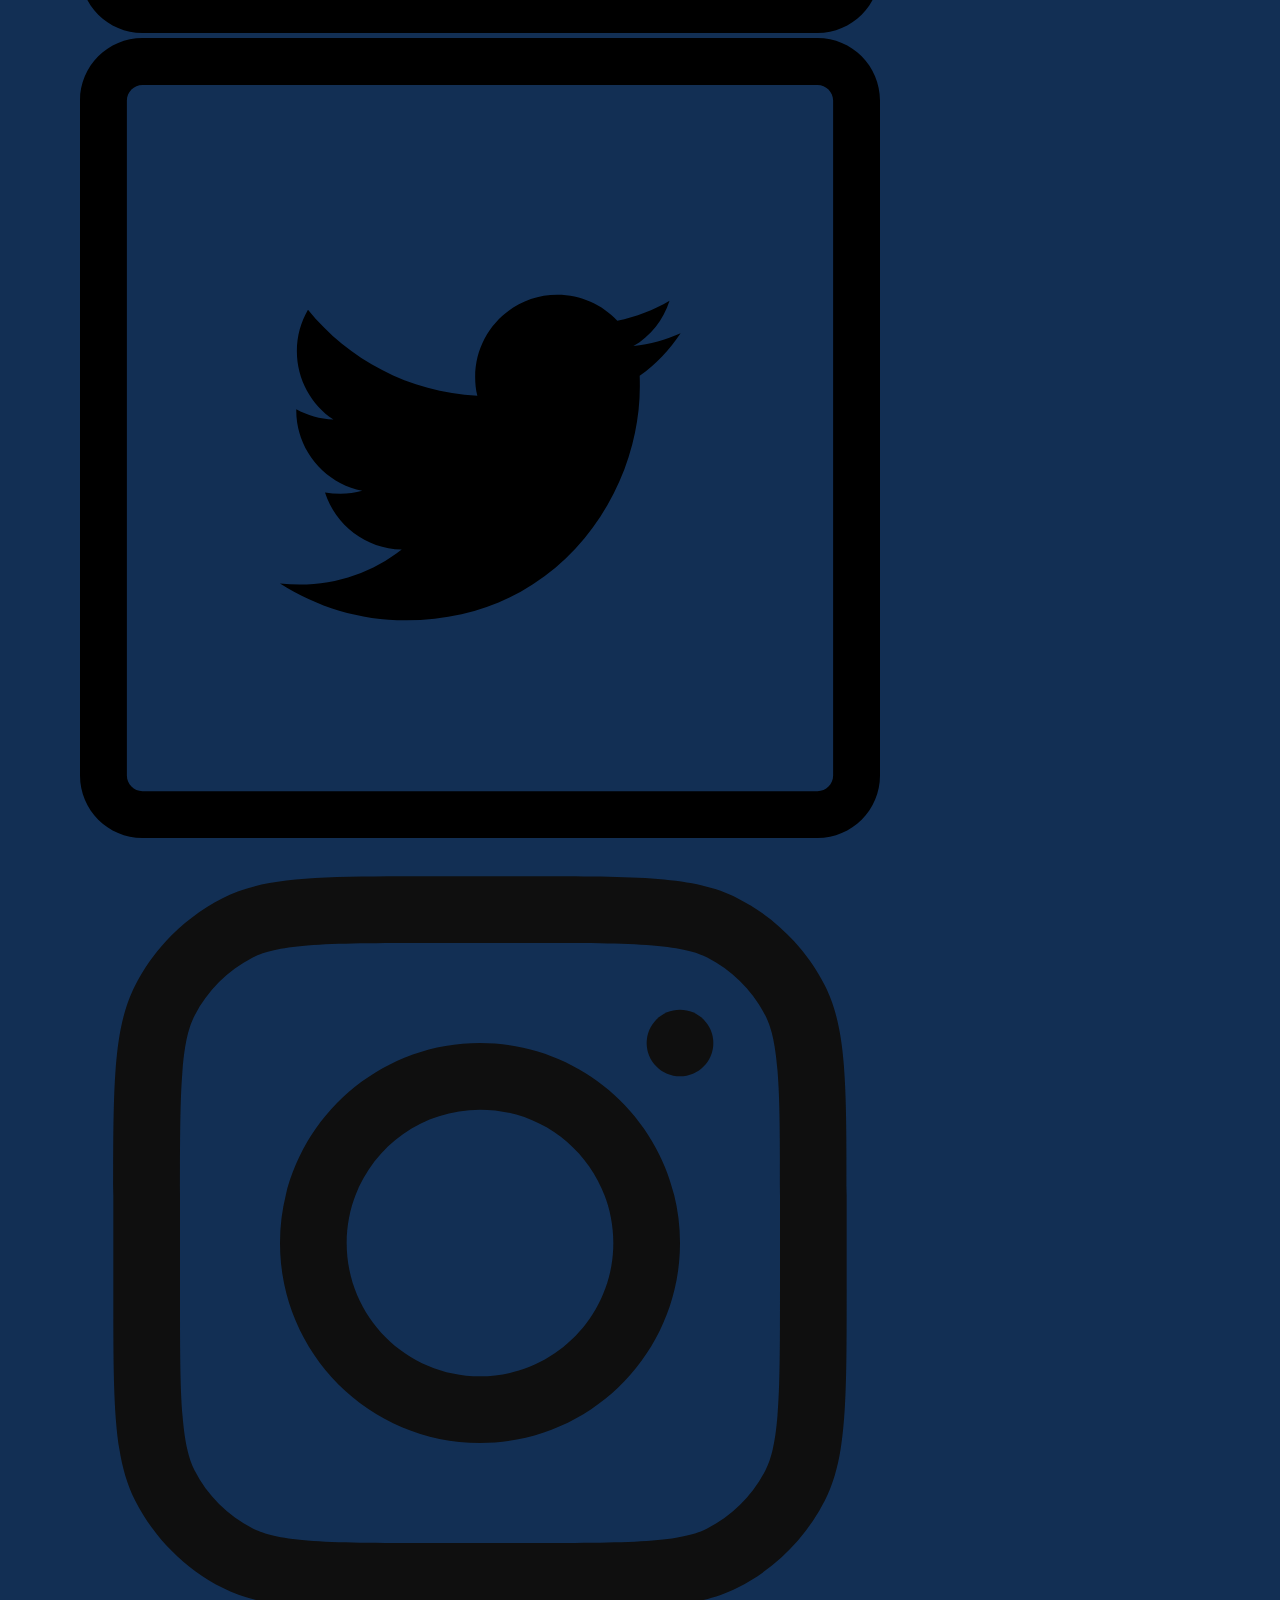
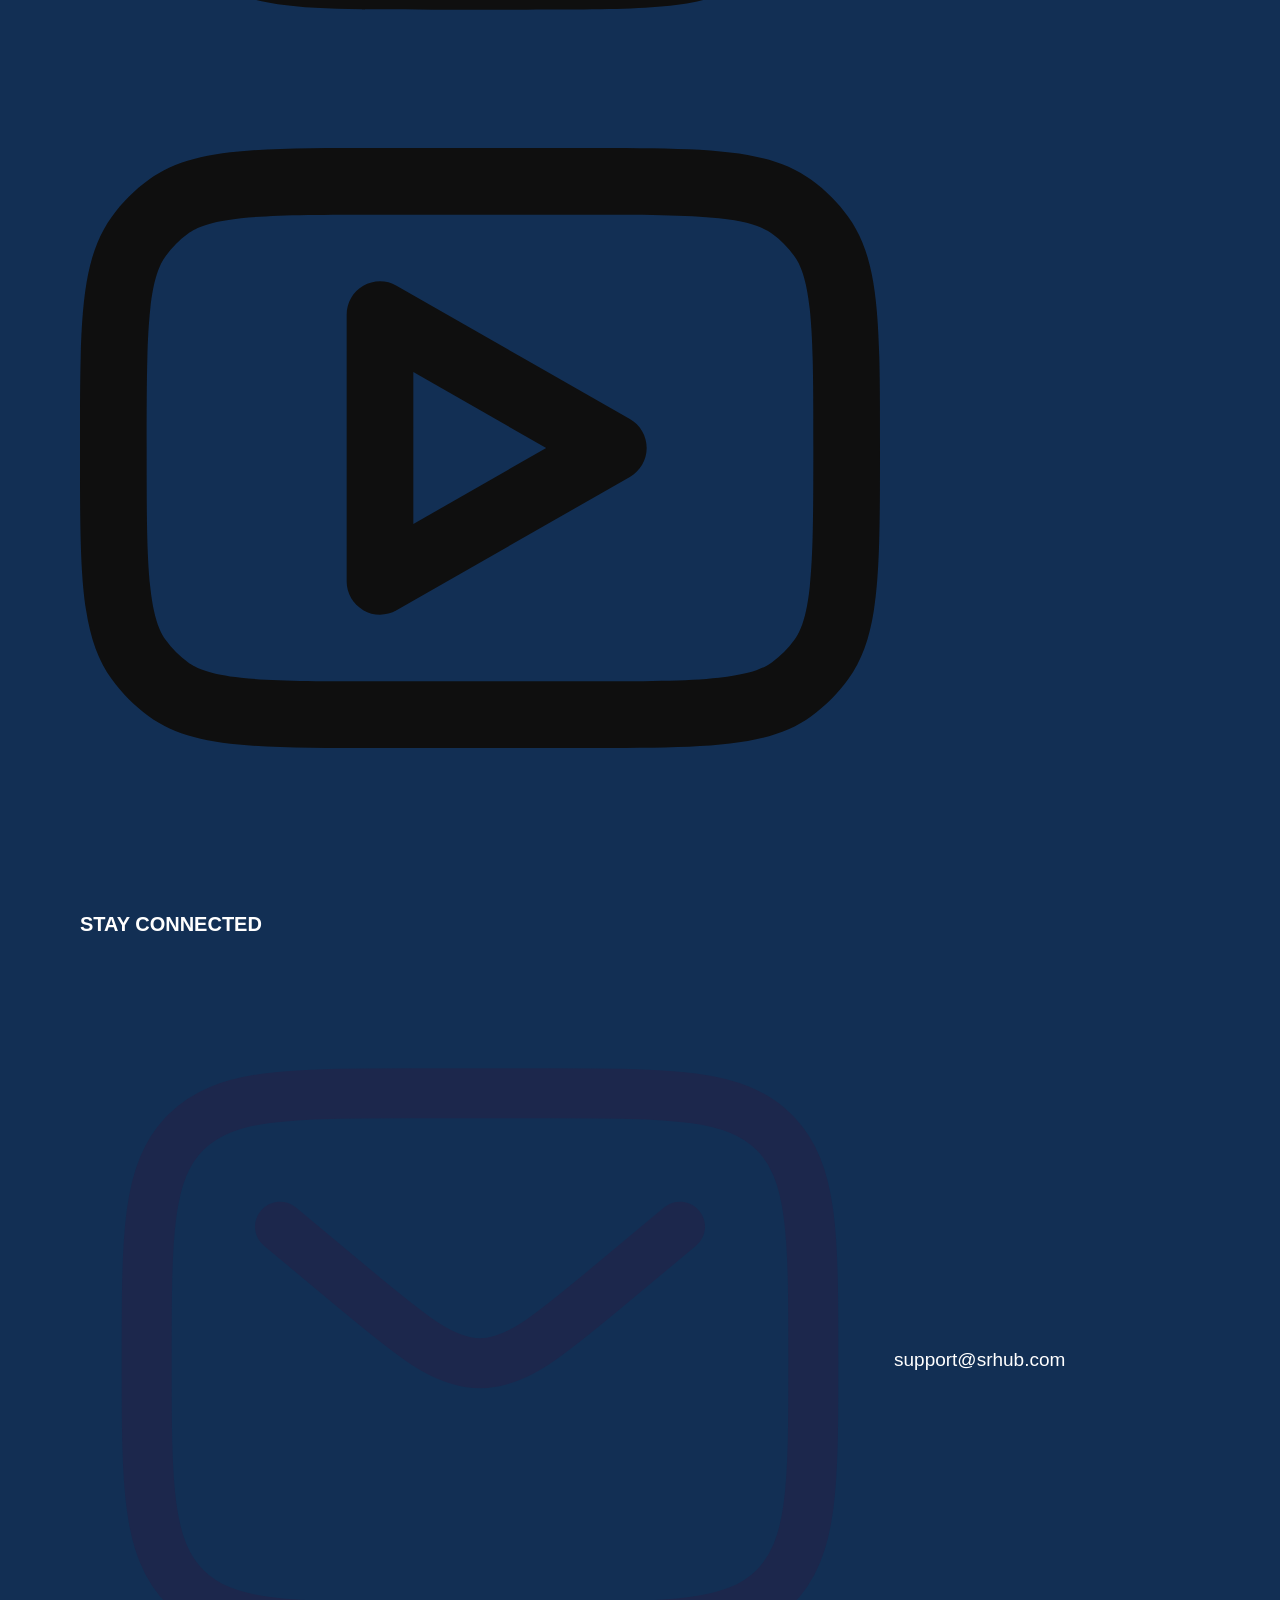
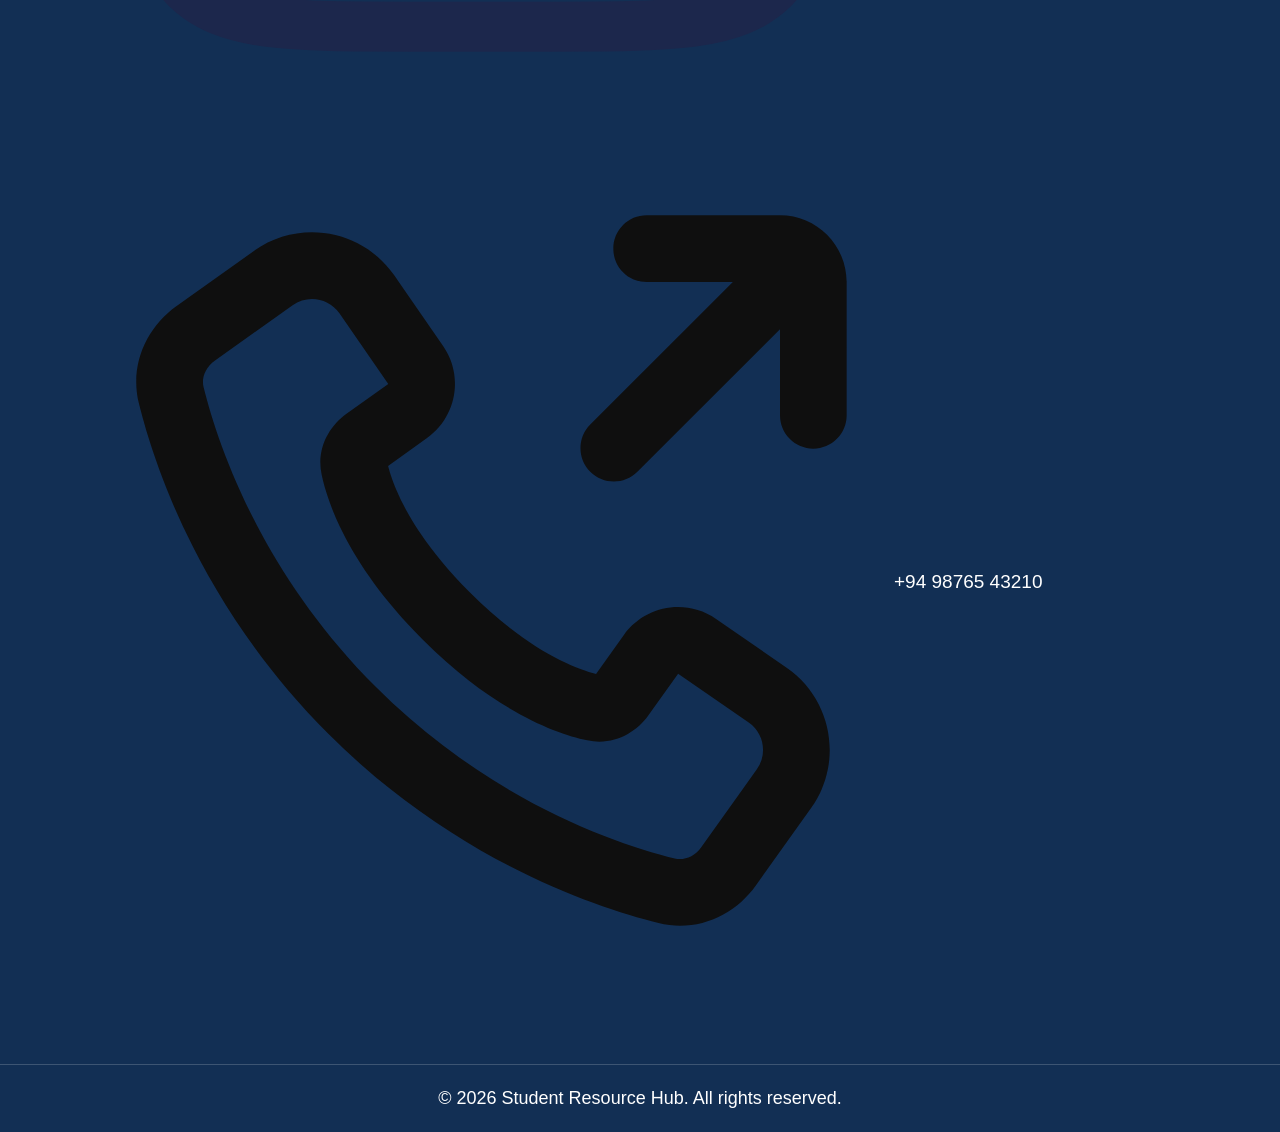
<file: includes/signup.html>
<!DOCTYPE html>
<html lang="en">
<head>
    <meta charset="UTF-8">
    <meta name="viewport" content="width=device-width, initial-scale=1.0">
    <title>NoteFlow Signup</title>

    <link rel="stylesheet" href="../css/sign up.css">
    <link rel="stylesheet" href="../css/navbar.css">
    <link rel="stylesheet" href="../css/footer.css">





</head>
<body>
    <header>
      <div class="navbar">
        <div class="navbar-logo">
          <img src="../images/logo.png" alt="Logo" />
        </div>
        <div class="navbar-links" id="navbar-links">
          <ul>
            <li>
              <a href="../index.html">Home</a>
            </li>
            <li>
              <a href="filter.html">Notes</a>
            </li>

            <li>
              <a href="About.html">About</a>
            </li>
            <li>
              <a href="contact.html">Contact</a>
            </li>
          </ul>
          <div class="navbar-buttons">
            <a href="signup.html"><button id="signup">Sign up</button></a>
            <a href="login.html"><button id="login">Login</button></a>
          </div>
        </div>
        <div class="menu-icon">
          <img src="../images/icons/Menu.svg" alt="menu" id="menu-icon" />
        </div>
      </div>
    </header>



<div class="container">

    <div class="left">
        <h1>Organize your <span>knowledge</span>, achieve your flow.</h1>

        <p>
            Join thousands of students and educators who have
            streamlined their study routine with our structured
            information management system.
        </p>

      
    </div>

    <div class="form-box">

        <h2>Create Account</h2>

        <input type="text" placeholder="Full Name">
        <input type="text" placeholder="User Name">

        <input type="email" placeholder="Email Address">

        <div class="row">
            <input type="password" placeholder="Password">
            <input type="password" placeholder="Confirm Password">
        </div>

        <label>
            <input type="checkbox" style="width:auto;">
            I agree to the Terms & Conditions
        </label>

        <button class="submit">Create Account</button>

        <p style="text-align:center;margin-top:20px;">
            Already have an account?
            <a href="login.html">Sign In</a>
        </p>

    </div>

</div>

<footer class="footer">
      <div class="footer-top">
        <!-- Logo Section -->
        <div class="footer-col logo-col">
          <div class="footer-logo">
            <img src="../images/footer-icons/graduation.svg" alt="Logo" />
            <h3>STUDENT RESOURCE HUB</h3>
          </div>

          <p>
            A platform to access, share and discover quality study materials
            easily.
          </p>

          <div class="social-icons">
            <a href="#"
              ><img
                src="../images/footer-icons/facebook-rounded-border-svgrepo-com.svg"
                alt=""
            /></a>
            <a href="#"
              ><img
                src="../images/footer-icons/twitter-rounded-border-svgrepo-com.svg"
                alt=""
            /></a>
            <a href="#"
              ><img
                src="../images/footer-icons/instagram-svgrepo-com.svg"
                alt=""
            /></a>
            <a href="#"
              ><img src="../images/footer-icons/youtube-svgrepo-com.svg" alt=""
            /></a>
          </div>
        </div>

        <!--  Links -->
        <div class="footer-col">
          <h3>QUICK LINKS</h3>

          <a href="#">Home</a>
          <a href="#">Notes</a>
          <a href="#">About</a>
          <a href="#">Contact</a>
        </div>

        <!-- Help -->
        <div class="footer-col">
          <h3>HELP</h3>

          <a href="#">FAQs</a>
          <a href="#">Privacy Policy</a>
          <a href="#">Terms & Conditions</a>
          <a href="#">Disclaimer</a>
        </div>

        <!-- Contact -->
        <div class="footer-col">
          <h3>STAY CONNECTED</h3>

          <div class="contact-item">
            <img src="../images/footer-icons/letter-svgrepo-com.svg" alt="" />
            <span>support@srhub.com</span>
          </div>

          <div class="contact-item">
            <img src="../images/footer-icons/call-out-svgrepo-com.svg" alt="" />
            <span>+94 98765 43210</span>
          </div>
        </div>
      </div>

      <div class="footer-bottom">
        © 2026 Student Resource Hub. All rights reserved.
      </div>
    </footer>

</body>
</html>
</file>
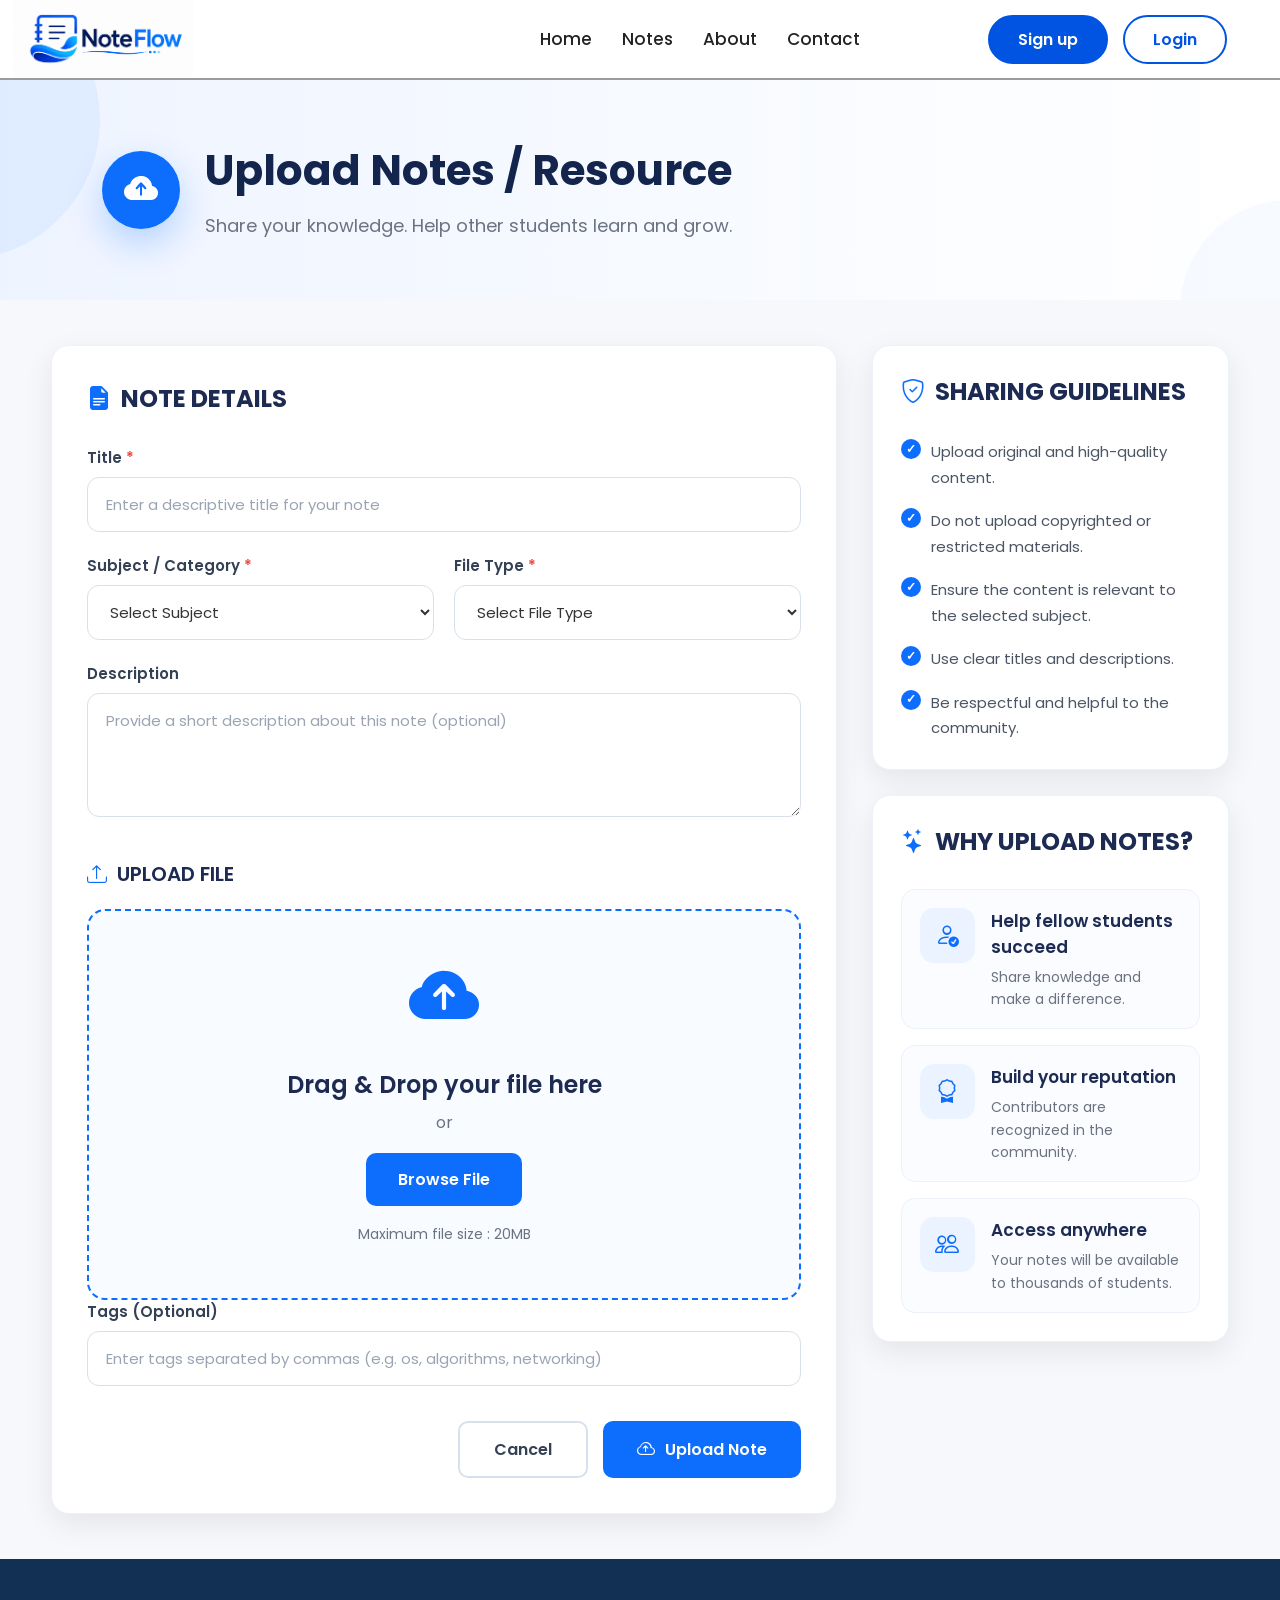
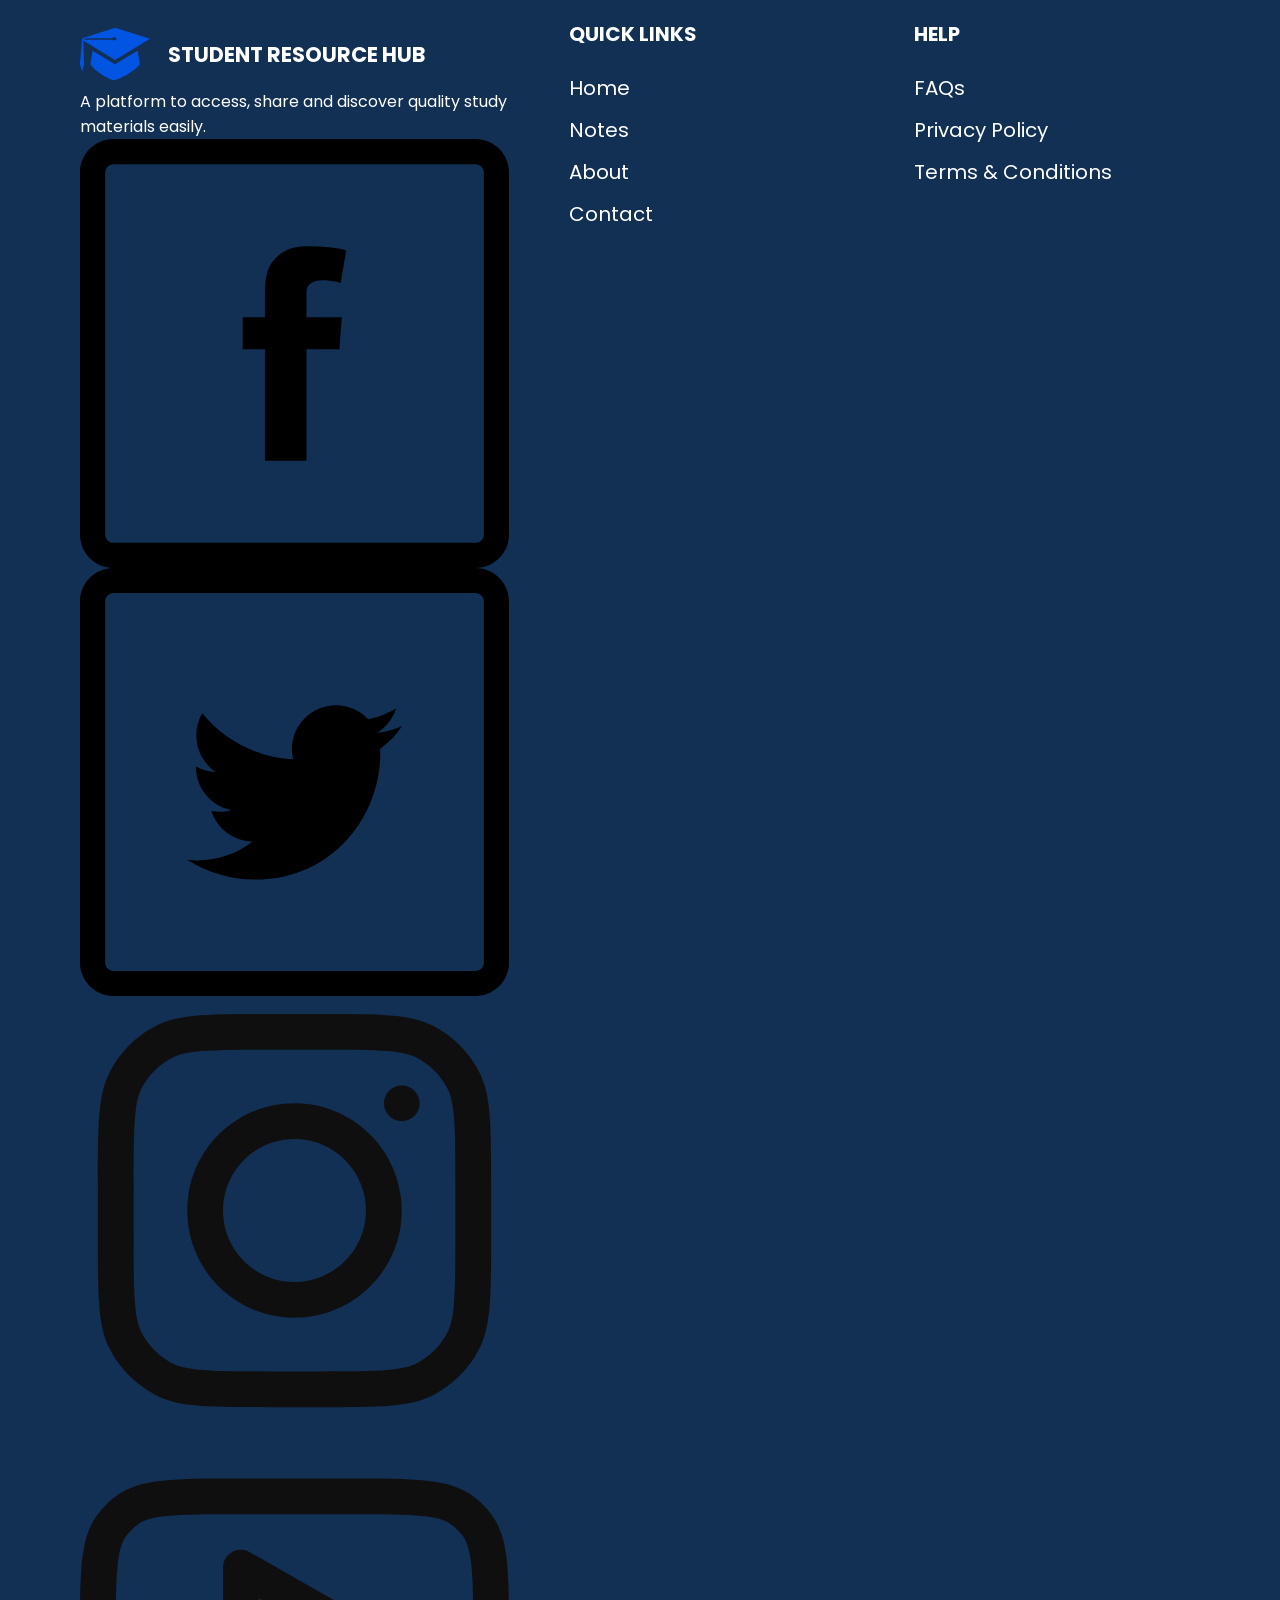
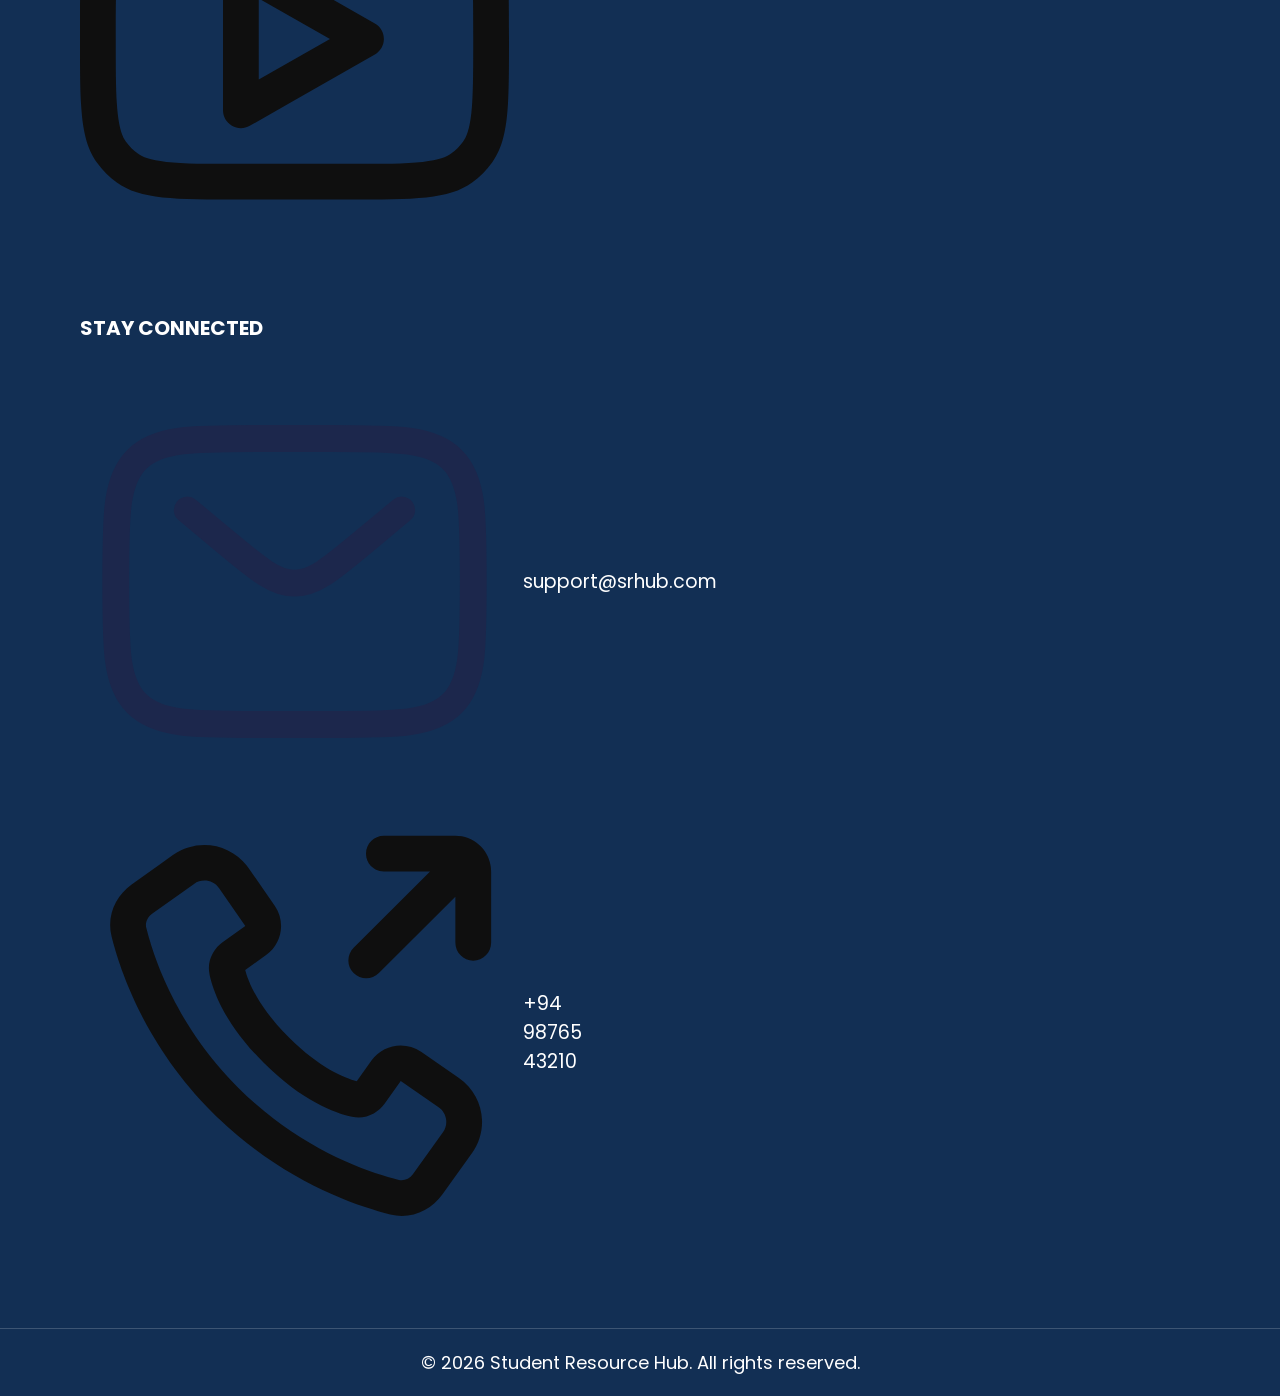
<file: includes/upload.html>
<!doctype html>
<html lang="en">
  <head>
    <meta charset="UTF-8" />
    <meta name="viewport" content="width=device-width, initial-scale=1.0" />
    <title>Upload Notes</title>

    <!-- Bootstrap Icons -->
    <link
      rel="stylesheet"
      href="https://cdn.jsdelivr.net/npm/bootstrap-icons@1.13.1/font/bootstrap-icons.min.css"
    />
    
    <link rel="stylesheet" href="../css/upload.css" />
    <link rel="stylesheet" href="../css/navbar.css" />
    <link rel="stylesheet" href="../css/footer.css" />
  </head>
  <body>
    <!--Navigation Bar-->
    <header>
      <div class="navbar">
        <div class="navbar-logo">
          <img src="../images/logo.png" alt="Logo" id="logo"/>
        </div>
        <div class="navbar-links" id="navbar-links">
          <ul>
            <li>
              <a href="../index.html">Home</a>
            </li>
            <li>
              <a href="filter.html">Notes</a>
            </li>

            <li>
              <a href="About.html">About</a>
            </li>
            <li>
              <a href="contact.html">Contact</a>
            </li>
          </ul>
          <div class="navbar-buttons">
            <a href="signup.html"><button id="signup">Sign up</button></a>
            <a href="login.html"><button id="login">Login</button></a>
          </div>
        </div>
        <div class="menu-icon">
          <img src="../images/icons/Menu.svg" alt="menu" id="menu-icon" />
        </div>
      </div>
    </header>

    <main>
      <!--  HERO  -->

      <section class="upload-hero">
        <div class="hero-left">
          <div class="hero-icon">
            <i class="bi bi-cloud-arrow-up-fill"></i>
          </div>

          <div class="hero-text">
            <h1>Upload Notes / Resource</h1>

            <p>Share your knowledge. Help other students learn and grow.</p>
          </div>
        </div>

        
      </section>

      <!--  CONTENT  -->

      <section class="upload-wrapper">
        <!-- LEFT -->

        <div class="upload-form-card">
          <h2>
            <i class="bi bi-file-earmark-text-fill"></i>
            NOTE DETAILS
          </h2>

          <!-- Title -->

          <div class="form-group">
            <label>
              Title
              <span>*</span>
            </label>

            <input
              type="text"
              placeholder="Enter a descriptive title for your note"
            />
          </div>

          <!-- Subject + Type -->

          <div class="row">
            <div class="form-group">
              <label>
                Subject / Category
                <span>*</span>
              </label>

              <select>
                <option>Select Subject</option>
                <option>Programming</option>
                <option>Networking</option>
                <option>Database</option>
                <option>Cyber Security</option>
              </select>
            </div>

            <div class="form-group">
              <label>
                File Type
                <span>*</span>
              </label>

              <select>
                <option>Select File Type</option>

                <option>PDF</option>

                <option>DOCX</option>

                <option>PPT</option>

                <option>ZIP</option>
              </select>
            </div>
          </div>

          <!-- Description -->

          <div class="form-group">
            <label>Description</label>

            <textarea
              rows="4"
              placeholder="Provide a short description about this note (optional)"
            ></textarea>
          </div>

          <!-- Upload -->

          <h3 class="upload-title">
            <i class="bi bi-upload"></i>

            UPLOAD FILE
          </h3>

          <div class="upload-box" id="dropArea">
            <input type="file" id="fileInput" hidden />

            <i class="bi bi-cloud-arrow-up-fill upload-icon"></i>

            <h4>Drag & Drop your file here</h4>

            <p>or</p>

            <button type="button" id="browseBtn" class="browse-btn">
              Browse File
            </button>

            <small> Maximum file size : 20MB </small>

            <div id="fileName"></div>
          </div>

          <!-- Tags -->

          <div class="form-group">
            <label>Tags (Optional)</label>

            <input
              type="text"
              placeholder="Enter tags separated by commas (e.g. os, algorithms, networking)"
            />
          </div>

          <!-- Buttons -->

          <div class="button-group">
            <button class="cancel-btn">Cancel</button>

            <button class="upload-btn">
              <i class="bi bi-cloud-arrow-up"></i>

              Upload Note
            </button>
          </div>
        </div>

        <!-- RIGHT -->

        <div class="right-column">
          <!-- Sharing -->

          <div class="info-card">
            <h2>
              <i class="bi bi-shield-check"></i>

              SHARING GUIDELINES
            </h2>

            <ul>
              <li>Upload original and high-quality content.</li>
              <li>Do not upload copyrighted or restricted materials.</li>
              <li>Ensure the content is relevant to the selected subject.</li>
              <li>Use clear titles and descriptions.</li>
              <li>Be respectful and helpful to the community.</li>
            </ul>
          </div>

          <!-- Note Upload Notice-->

          <div class="info-card">
            <h2>
              <i class="bi bi-stars"></i>

              WHY UPLOAD NOTES?
            </h2>

            <div class="feature">
              <div class="feature-icon">
                <i class="bi bi-person-check"></i>
              </div>

              <div>
                <h4>Help fellow students succeed</h4>

                <p>Share knowledge and make a difference.</p>
              </div>
            </div>

            <div class="feature">
              <div class="feature-icon">
                <i class="bi bi-award"></i>
              </div>

              <div>
                <h4>Build your reputation</h4>

                <p>Contributors are recognized in the community.</p>
              </div>
            </div>

            <div class="feature">
              <div class="feature-icon">
                <i class="bi bi-people"></i>
              </div>

              <div>
                <h4>Access anywhere</h4>

                <p>Your notes will be available to thousands of students.</p>
              </div>
            </div>
          </div>
        </div>
      </section>
    </main>

    <footer class="footer">
      <div class="footer-top">
        <!-- Logo Section -->
        <div class="footer-col logo-col">
          <div class="footer-logo">
            <img src="../images/footer-icons/graduation.svg" alt="Logo" />
            <h3>STUDENT RESOURCE HUB</h3>
          </div>

          <p>
            A platform to access, share and discover quality study materials
            easily.
          </p>

          <div class="social-icons">
            <a href="#"
              ><img
                src="../images/footer-icons/facebook-rounded-border-svgrepo-com.svg"
                alt=""
            /></a>
            <a href="#"
              ><img
                src="../images/footer-icons/twitter-rounded-border-svgrepo-com.svg"
                alt=""
            /></a>
            <a href="#"
              ><img
                src="../images/footer-icons/instagram-svgrepo-com.svg"
                alt=""
            /></a>
            <a href="#"
              ><img src="../images/footer-icons/youtube-svgrepo-com.svg" alt=""
            /></a>
          </div>
        </div>

        <!--  Links -->
        <div class="footer-col">
          <h3>QUICK LINKS</h3>

          <a href="../index.html">Home</a>
          <a href="filter.html">Notes</a>
          <a href="About.html">About</a>
          <a href="contact.html">Contact</a>
        </div>

        <!-- Help -->
        <div class="footer-col">
          <h3>HELP</h3>

          <a href="#">FAQs</a>
          <a href="#">Privacy Policy</a>
          <a href="#">Terms & Conditions</a>
        </div>

        <!-- Contact -->
        <div class="footer-col">
          <h3>STAY CONNECTED</h3>

          <div class="contact-item">
            <img src="../images/footer-icons/letter-svgrepo-com.svg" alt="" />
            <span>support@srhub.com</span>
          </div>

          <div class="contact-item">
            <img src="../images/footer-icons/call-out-svgrepo-com.svg" alt="" />
            <span>+94 98765 43210</span>
          </div>
        </div>
      </div>

      <div class="footer-bottom">
        © 2026 Student Resource Hub. All rights reserved.
      </div>
    </footer>

    <script src="../js/upload.js"></script>
  </body>
</html>
</file>
<file: css/style.css>
/* Global */
* {
    margin: 0;
    padding: 0;
    box-sizing: border-box;
    font-family: sans-serif;
}

html {
    scroll-behavior: smooth;
}

body {
    margin: 0;
    padding: 0;
    overflow-x: hidden;
}

/* Hero section */
.hero {
    width: 100%;
    min-height: calc(100vh - 95px);
    background-image: url("../images/background.png");
    background-size: cover;
    background-position: center;
    background-repeat: no-repeat;
    display: flex;
    align-items: center;
    position: relative;
}

/* Hero main */
.hero-main {
    width: 100%;
    max-width: 1450px;
    margin: 0 auto;
    padding: 60px 6%;
    display: flex;
    align-items: center;
    justify-content: space-between;
    gap: 80px;
}

/* Hero image */
.hero-right {
    width: 50%;
    display: flex;
    justify-content: center;
    align-items: center;
}

#heroimg {
    width: 100%;
    max-width: 600px;
    height: auto;
    display: block;
    object-fit: cover;
    border: 8px solid white;
    border-radius: 15px;
    box-shadow: 0 12px 30px rgba(0, 0, 0, 0.12);
    transition: 0.3s ease;
}

#heroimg:hover {
    transform: translateY(-5px);
    box-shadow: 0 18px 35px rgba(0, 0, 0, 0.16);
}

/* Hero content */
.hero-left {
    width: 50%;
}

/* Welcome text */
#learn-text {
    margin: 0;
    font-size: clamp(2.5rem, 5vw, 4.5rem);
    line-height: 1.05;
    font-weight: 700;
    color: #111;
}

#student-text {
    margin: 5px 0 25px;
    font-size: clamp(2.5rem, 5vw, 4.5rem);
    line-height: 1.05;
    font-weight: 700;
    color: #111;
}

#student-text span {
    color: #0152dd;
}

/* Description */
.hero-left p {
    margin: 0;
    max-width: 650px;
    font-size: clamp(1rem, 1.5vw, 1.25rem);
    line-height: 1.7;
    color: #555;
}

/* Search bar */
.search-bar {
    width: 90%;
    height: 58px;
    margin-top: 30px;
    display: flex;
    align-items: stretch;
    background-color: white;
    border: 2px solid #0054e1;
    border-radius: 8px;
    overflow: hidden;
    box-shadow: 0 4px 12px rgba(0, 84, 225, 0.12);
    transition: 0.3s ease;
}

/* Search input */
.search-bar input {
    flex: 1;
    width: 100%;
    min-width: 0;
    height: 100%;
    padding: 0 20px;
    border: none;
    outline: none;
    background-color: white;
    font-size: 16px;
    color: #222;
}

.search-bar input::placeholder {
    color: #777;
}

/* Search button */
.search-btn {
    width: 58px;
    flex-shrink: 0;
    border: none;
    background-color: #0054e1;
    color: white;
    display: flex;
    align-items: center;
    justify-content: center;
    cursor: pointer;
    transition: 0.2s ease;
}

.search-btn i {
    font-size: 25px;
    color: white;
}

.search-btn:hover {
    background-color: #003fa8;
}

.search-bar:focus-within {
    box-shadow: 0 0 0 4px rgba(0, 84, 225, 0.12);
}

/* Hero buttons */
.hero-buttons {
    display: flex;
    align-items: center;
    gap: 20px;
    margin-top: 32px;
}

.hero-buttons a {
    text-decoration: none;
}

.btn {
    width: 180px;
    padding: 14px 20px;
    border-radius: 8px;
    font-size: 16px;
    font-weight: 600;
    cursor: pointer;
    transition: all 0.3s ease;
}

/* Explore button */
.note-btn {
    background-color: #0054e1;
    color: white;
    border: 2px solid #0054e1;
}

.note-btn:hover {
    background-color: white;
    color: #0054e1;
    transform: translateY(-2px);
}

/* Upload button */
.browse-btn {
    background-color: white;
    color: #0054e1;
    border: 2px solid #0054e1;
}

.browse-btn:hover {
    background-color: #0054e1;
    color: white;
    transform: translateY(-2px);
}

/* Tablet */
@media (max-width: 992px) {
    .hero {
        min-height: auto;
        background-position: center;
    }

    .hero-main {
        padding: 50px 5%;
        gap: 40px;
    }

    .hero-right {
        width: 48%;
    }

    .hero-left {
        width: 52%;
    }

    #learn-text,
    #student-text {
        font-size: clamp(2rem, 5vw, 3.5rem);
    }

    .hero-left p {
        font-size: 1rem;
        line-height: 1.6;
    }

    .search-bar {
        width: 100%;
        height: 54px;
    }

    .search-btn {
        width: 54px;
    }

    .search-btn i {
        font-size: 23px;
    }

    .hero-buttons {
        gap: 15px;
    }

    .btn {
        width: 150px;
        padding: 12px 15px;
        font-size: 15px;
    }
}

/* Mobile */
@media (max-width: 768px) {
    .hero {
        min-height: auto;
        background-size: auto 100%;
        background-position: center;
    }

    .hero-main {
        width: 100%;
        padding: 35px 5%;
        display: flex;
        flex-direction: column;
        gap: 35px;
    }

    .hero-right {
        width: 100%;
        order: 1;
    }

    #heroimg {
        width: 100%;
        max-width: 600px;
        border: 4px solid white;
        border-radius: 12px;
        box-shadow: 0 8px 20px rgba(0, 0, 0, 0.1);
    }

    .hero-left {
        width: 100%;
        order: 2;
    }

    #learn-text {
        font-size: clamp(2rem, 9vw, 3rem);
        line-height: 1.1;
    }

    #student-text {
        font-size: clamp(2rem, 9vw, 3.2rem);
        line-height: 1.1;
        margin: 5px 0 15px;
    }

    .hero-left p {
        font-size: 1rem;
        line-height: 1.6;
    }

    .hero-left p br {
        display: none;
    }

    .search-bar {
        width: 100%;
        height: 52px;
        margin-top: 25px;
        border-radius: 8px;
    }

    .search-bar input {
        padding: 0 14px;
        font-size: 15px;
    }

    .search-btn {
        width: 52px;
    }

    .search-btn i {
        font-size: 22px;
    }

    .hero-buttons {
        width: 100%;
        margin-top: 25px;
        display: flex;
        flex-direction: column;
        gap: 12px;
    }

    .hero-buttons a {
        width: 100%;
    }

    .btn {
        width: 100%;
        padding: 13px;
        font-size: 16px;
        border-radius: 8px;
    }
}

/* Small mobile */
@media (max-width: 400px) {
    .hero-main {
        padding: 25px 4%;
        gap: 25px;
    }

    #learn-text {
        font-size: 1.8rem;
    }

    #student-text {
        font-size: 2rem;
    }

    .hero-left p {
        font-size: 0.9rem;
        line-height: 1.5;
    }

    .search-bar {
        height: 48px;
        margin-top: 20px;
    }

    .search-bar input {
        padding: 0 12px;
        font-size: 14px;
    }

    .search-btn {
        width: 48px;
    }

    .search-btn i {
        font-size: 20px;
    }

    .hero-buttons {
        margin-top: 20px;
    }

    .btn {
        padding: 12px;
        font-size: 15px;
    }
}

/* Category section */
.ctg {
    display: flex;
    flex-direction: column;
    justify-content: center;
    align-items: center;
    gap: 4em;
    margin-top: 2em;
}

.ctg-title h3 {
    display: flex;
    align-items: center;
    justify-content: center;
    gap: 15px;
    font-size: clamp(1rem, 2vw, 3rem);
}

.ctg-title h3::before,
.ctg-title h3::after {
    content: "";
    width: 60px;
    height: 2px;
    background: black;
}

.ctg-cards {
    display: flex;
    justify-content: space-evenly;
    align-items: center;
    flex-wrap: wrap;
    gap: 2em;
    width: 100%;
}

/* Category card */
.ctg-card {
    width: 15em;
    height: 18em;
    border: 1px solid rgba(0, 0, 0, 0.5);
    display: flex;
    flex-direction: column;
    justify-content: center;
    align-items: center;
    gap: 2em;
    border-radius: 10px;
    box-shadow: 0 0 10px rgba(0, 0, 0, 0.15);
    text-align: center;
    transition: all 0.3s ease;
    font-size: clamp(15px, 2vw, 18px);
    background-color: white;
}

.ctg-card:hover {
    transform: translateY(-5px);
    cursor: pointer;
    box-shadow: 0 10px 25px rgba(0, 84, 225, 0.15);
}

/* Category image */
.card-img {
    background-color: #7ba3e761;
    width: 100px;
    height: 100px;
    border-radius: 50%;
    display: flex;
    justify-content: center;
    align-items: center;
}

.card-img img {
    width: 35px;
    height: 35px;
}

/* Recent notes */
.recent-notes {
    width: 95%;
    max-width: 100%;
    margin: 80px auto;
}

/* Recent header */
.recent-header {
    display: flex;
    justify-content: space-between;
    align-items: center;
    margin-bottom: 25px;
}

.recent-header h2 {
    font-size: clamp(1.2rem, 2vw, 2rem);
}

.recent-header a {
    text-decoration: none;
    color: #0054e1;
    font-weight: 600;
}

/* Recent cards */
.recent-cards {
    display: grid;
    grid-template-columns: repeat(3, minmax(0, 1fr));
    gap: 20px;
    align-items: start;
}

/* Note card */
.note-card {
    width: 100%;
    min-width: 0;
    display: flex;
    align-items: center;
    gap: 15px;
    padding: 15px;
    border: 1px solid #ddd;
    border-radius: 10px;
    box-shadow: 0 2px 8px rgba(0, 0, 0, 0.1);
    transition: 0.3s;
    background-color: white;
}

.note-card:hover {
    transform: translateY(-5px);
}

.note-footer button:hover {
    cursor: pointer;
}

/* Note image */
.note-img {
    flex-shrink: 0;
}

.note-img img {
    width: 80px;
    height: 80px;
    object-fit: cover;
    border-radius: 8px;
}

/* Note content */
.note-content {
    flex: 1;
    min-width: 0;
}

.note-content h3 {
    font-size: 16px;
    margin-bottom: 8px;
    overflow: hidden;
    text-overflow: ellipsis;
    white-space: nowrap;
}

.note-content p {
    color: gray;
    font-size: 14px;
    margin-bottom: 15px;
    overflow: hidden;
    text-overflow: ellipsis;
    white-space: nowrap;
}

/* Note footer */
.note-footer {
    display: flex;
    align-items: center;
    gap: 10px;
    justify-content: space-between;
}

.pdf {
    background: #e9f1ff;
    color: #0054e1;
    padding: 4px 10px;
    border-radius: 5px;
    font-size: 13px;
}

.note-footer button {
    width: 28px;
    height: 28px;
    border: 1px solid #0155E2;
    border-radius: 4px;
    background: white;
    display: flex;
    align-items: center;
    justify-content: center;
    padding: 0;
}

.note-footer button img {
    width: 20px;
    height: 20px;
    object-fit: contain;
}

.category-link {
    text-decoration: none;
}

/* Recent notes responsive */
@media (max-width: 992px) {
    .recent-cards {
        grid-template-columns: repeat(2, minmax(0, 1fr));
    }
}

/* Category responsive */
@media (max-width: 768px) {
    .ctg {
        gap: 2.5em;
        margin-top: 2em;
    }

    .ctg-title h3 {
        font-size: 1.2rem;
    }

    .ctg-title h3::before,
    .ctg-title h3::after {
        width: 35px;
    }

    .ctg-card {
        width: 13em;
        height: 16em;
    }

    .recent-notes {
        width: 90%;
        margin: 60px auto;
    }

    .recent-cards {
        grid-template-columns: 1fr;
    }

    .note-card {
        width: 100%;
    }
}

/* Small category screens */
@media (max-width: 480px) {
    .ctg-cards {
        gap: 15px;
    }

    .ctg-card {
        width: 100%;
        max-width: 280px;
        height: 15em;
    }

    .recent-header {
        flex-direction: column;
        align-items: flex-start;
        gap: 10px;
    }

    .note-card {
        padding: 12px;
        gap: 10px;
    }

    .note-img img {
        width: 65px;
        height: 65px;
    }

    .note-content h3 {
        font-size: 14px;
    }

    .note-content p {
        font-size: 12px;
    }
}
</file>
<file: css/navbar.css>
/*  navigation bar css */ 

.navbar {
  width: 100%;
  height: 80px;
  padding: 0 1%;
  display: flex;
  align-items: center;
  justify-content: space-between;
  position: relative;
  z-index: 1000;
  background-color: white;
  border-bottom: 2px solid rgba(0, 0, 0, 0.39);
}

.navbar-logo img {
  width: clamp(140px, 15vw, 180px);
  display: block;
}

.navbar-links {
  flex: 1;
  display: flex;
  gap: 8em;
  justify-content: flex-end;
  margin-right: 40px;
}

.navbar-links ul {
  display: flex;
  align-items: center;
  list-style: none;
  gap: 30px;
}

.navbar-links a {
  display: flex;
  align-items: center;
  gap: 8px;
  text-decoration: none;
  color: #222;
  font-size: 17px;
  font-weight: 500;
}

.navbar-links a:hover {
  color: #0054e1;
}

.navbar-links img {
  width: 20px;
  height: 20px;
}

.navbar-buttons {
  display: flex;
  align-items: center;
  gap: 15px;
  flex-shrink: 0;
}

.navbar-buttons button {
  padding: 10px 28px;
  border-radius: 50px;
  font-size: 16px;
  font-weight: 600;
  cursor: pointer;
  transition: 0.3s;
}

#signup {
  background: #0054e1;
  color: white;
  border: 2px solid #0054e1;
}

#signup:hover {
  background: #0043b4;
}

#login {
  background: white;
  color: #0054e1;
  border: 2px solid #0054e1;
}

#login:hover {
  background: #0054e1;
  color: white;
}

.menu-icon img {
  width: 3em;
  display: none;
}

/* user profile */
#user-profile{
  width: 55px;
  height: 55px;
  cursor: pointer;
}



/*  Tablet responsive */

@media (max-width: 992px) {
  .navbar {
    padding: 0 1em;
    gap: 1em;
  }

  .navbar-links {
    position: relative;
    left: 28px;
  }

  .navbar-links ul {
    gap: 15px;
  }

  .navbar-links a {
    font-size: 1rem;
  }

  .navbar-buttons button {
    padding: 9px 20px;
    font-size: 0.9rem;
  }
}

/*  Mobile responsive */

@media (max-width: 768px) {
  .navbar-links {
    display: none;
    background-color: #d3d9e4;
    flex-direction: column;
    justify-content: center;
    align-items: center;
    gap: 3em;
    position: fixed;
    top: 80px;
    width: 100%;
    height: calc(100vh - 80px);
    padding: 2em;
    
    
    left: 0;
  }

  .navbar-links ul {
    display: flex;
    flex-direction: column;
    justify-content: center;
    align-items: center;
    gap: 2em;
  }

  .navbar-links a {
    font-size: clamp(15px, 5vw, 2em);
  }

  .navbar-buttons {
    flex-direction: column;
    justify-content: start;
    align-items: center;
    margin-top: 2em;
  }

  .navbar-buttons button {
    padding: 0.8em 2em;
    border-radius: 50px;
    font-size: 16px;
    font-weight: 600;
    cursor: pointer;
    transition: 0.3s;
    white-space: nowrap;
  }

  #login {
    padding: 0.8em 2.4em;
  }
  .menu-icon img {
    display: block;
  }
}
</file>
<file: css/footer.css>
/* Footer */

.footer {
    width: 100%;
    background: #122f54;
    color: #ffffff;
}

/* Footer top */

.footer-top {
    max-width: 1500px;
    margin: 0 auto;
    min-height: 310px;
    padding: 60px 80px;
    display: grid;
    grid-template-columns: 1.5fr 1fr 1fr;
    gap: 60px;
    box-sizing: border-box;
}

/* Footer columns */

.footer-col {
    display: flex;
    flex-direction: column;
}

/* Logo */

.logo-col {
    justify-content: flex-start;
}

.footer-logo {
    display: flex;
    align-items: center;
    gap: 18px;
}

.footer-logo img {
    width: 70px;
    height: 70px;
    object-fit: contain;
}

.footer-logo h3 {
    margin: 0;
    font-size: 21px;
    font-weight: 700;
    color: #ffffff;
}

/* Footer headings */

.footer-col > h3 {
    margin: 0 0 24px;
    font-size: 20px;
    font-weight: 700;
    color: #ffffff;
}

/* Quick links */

.footer-col a {
    width: fit-content;
    margin-bottom: 12px;
    color: #ffffff;
    text-decoration: none;
    font-size: 20px;
    transition: 0.3s ease;
}

.footer-col a:hover {
    color: #0d6efd;
    transform: translateX(5px);
}

/* Contact */

.contact-item {
    display: flex;
    align-items: center;
    gap: 14px;
    margin-bottom: 22px;
}

.contact-item i {
    font-size: 22px;
    width: 24px;
    color: #000000;
    flex-shrink: 0;
}

.contact-item span {
    font-size: 19px;
    color: #ffffff;
}

/* Footer bottom */

.footer-bottom {
    border-top: 1px solid rgba(255, 255, 255, 0.18);
    min-height: 68px;
    display: flex;
    align-items: center;
    justify-content: center;
    padding: 15px 20px;
    box-sizing: border-box;
    text-align: center;
    font-size: 18px;
    color: #ffffff;
}

/* Tablet */

@media (max-width: 900px) {
    .footer-top {
        grid-template-columns: 1fr 1fr;
        padding: 50px 40px;
        gap: 45px;
    }

    .logo-col {
        grid-column: 1 / -1;
    }

    .footer-logo {
        justify-content: center;
    }
}

/* Mobile */

@media (max-width: 600px) {
    .footer-top {
        grid-template-columns: 1fr;
        padding: 40px 25px;
        gap: 35px;
        text-align: center;
    }

    .logo-col {
        grid-column: auto;
    }

    .footer-logo {
        justify-content: center;
        flex-direction: column;
        gap: 12px;
    }

    .footer-logo img {
        width: 65px;
        height: 65px;
    }

    .footer-logo h3 {
        font-size: 18px;
    }

    .footer-col {
        align-items: center;
    }

    .footer-col > h3 {
        font-size: 18px;
        margin-bottom: 18px;
    }

    .footer-col a {
        font-size: 17px;
        margin-bottom: 10px;
    }

    .contact-item {
        justify-content: center;
        margin-bottom: 16px;
    }

    .contact-item i {
        font-size: 20px;
    }

    .contact-item span {
        font-size: 16px;
    }

    .footer-bottom {
        min-height: 65px;
        padding: 15px;
        font-size: 14px;
    }
}

/* Small mobile */

@media (max-width: 400px) {
    .footer-top {
        padding: 35px 15px;
    }

    .footer-logo h3 {
        font-size: 16px;
    }

    .footer-col > h3 {
        font-size: 17px;
    }

    .footer-col a {
        font-size: 16px;
    }

    .contact-item span {
        font-size: 15px;
    }

    .footer-bottom {
        font-size: 13px;
    }
}
</file>
<file: css/About.css>
*{
    margin:0;
    padding:0;
    box-sizing:border-box;
}

body{
    font-family: sans-serif;
    background:#f5f9ff;
    color:#222;
}

main{
    width:100%;
    padding:60px 20px;
}

.about-section{
    width:100%;
    margin-bottom:70px;
    margin-top: 2em;
}

.about-container{
    max-width:1200px;
    margin:auto;
    display:flex;
    justify-content:space-between;
    align-items:flex-start;
    gap:40px;
}

/* Left Side */

.about-left{
    flex:1;
}

.about-tag{
    display:inline-block;
    background:#e8f1ff;
    color:#0d6efd;
    font-size:14px;
    font-weight:600;
    padding:10px 18px;
    border-radius:30px;
    margin-bottom:25px;
}

.about-left h1{
    font-size:58px;
    line-height:1.2;
    color:#14213d;
    margin-bottom:20px;
}

.about-left h1 span{
    color:#0d6efd;
}

.title-line{
    width:90px;
    height:5px;
    background:#0d6efd;
    border-radius:20px;
    margin-bottom:30px;
}

.about-text{
    font-size:18px;
    line-height:34px;
    color:#666;
    max-width:560px;
    margin-bottom:50px;
}

/* Features */

.feature-list{
    display:flex;
    gap:25px;
    flex-wrap:wrap;
}

.feature-item{
    display:flex;
    align-items:flex-start;
    gap:15px;
    width:250px;
}

.feature-icon{
    width:55px;
    height:55px;
    border-radius:50%;
    background:#eef5ff;
    display:flex;
    justify-content:center;
    align-items:center;
    color:#0d6efd;
    font-size:22px;
    flex-shrink:0;
}

.feature-item h3{
    font-size:19px;
    color:#0d6efd;
    margin-bottom:8px;
}

.feature-item p{
    color:#666;
    line-height:26px;
    font-size:15px;
}

/* Right Side */

.about-right{
    flex:1;
    background:#eef5ff;
    border-radius:20px;
    padding:35px;
}

.about-right h2{
    text-align:center;
    font-size:34px;
    color:#14213d;
    margin-bottom:35px;
}

.cards{
    display:flex;
    flex-wrap:wrap;
    justify-content:space-between;
    gap:25px;
}

.card{
    width:47%;
    background:#fff;
    border-radius:18px;
    padding:25px;
    box-shadow:0 8px 20px rgba(0,0,0,0.08);
    transition:0.3s;
}

.card:hover{
    transform:translateY(-6px);
}

.card-icon{
    width:60px;
    height:60px;
    border-radius:50%;
    background:#eef5ff;
    color:#0d6efd;
    display:flex;
    justify-content:center;
    align-items:center;
    font-size:24px;
    margin-bottom:20px;
}

.card h3{
    font-size:24px;
    color:#0d6efd;
    margin-bottom:15px;
}

.card p{
    color:#666;
    font-size:16px;
    line-height:28px;
}


/*  Mission Section */

.mission-section{
    width:100%;
    padding:20px 0 80px;
}

.mission-container{
    max-width:1200px;
    margin:auto;
    display:flex;
    justify-content:space-between;
    align-items:flex-start;
    gap:60px;
    border-top:1px solid #dbe5f3;
    padding-top:60px;
}

/* Left Side */

.mission-left{
    width:40%;
}

.mission-left h2{
    font-size:46px;
    color:#14213d;
    line-height:1.3;
    margin-bottom:25px;
}

.mission-left p{
    font-size:18px;
    color:#666;
    line-height:34px;
}

/* Right Side */

.mission-right{
    width:55%;
    display:flex;
    flex-direction:column;
    gap:25px;
}

.mission-box{
    display:flex;
    align-items:flex-start;
    gap:20px;
    background:#fff;
    padding:25px;
    border-radius:18px;
    box-shadow:0 8px 20px rgba(0,0,0,0.08);
    transition:0.3s;
}

.mission-box:hover{
    transform:translateY(-5px);
}

.mission-icon{
    width:70px;
    height:70px;
    background:#eef5ff;
    border-radius:18px;
    display:flex;
    justify-content:center;
    align-items:center;
    color:#0d6efd;
    font-size:28px;
    flex-shrink:0;
}

.mission-box h3{
    font-size:24px;
    color:#14213d;
    margin-bottom:10px;
}

.mission-box p{
    font-size:16px;
    color:#666;
    line-height:28px;
}

/*  Tablet */

@media (max-width:992px){

    .mission-container{
        flex-direction:column;
        gap:40px;
    }

    .mission-left,
    .mission-right{
        width:100%;
    }

    .mission-left h2{
        font-size:38px;
    }

}

/*   Mobile */

@media (max-width:768px){

    .mission-section{
        padding:10px 0 60px;
    }

    .mission-container{
        gap:30px;
        padding-top:40px;
    }

    .mission-left h2{
        font-size:30px;
    }

    .mission-left p{
        font-size:16px;
        line-height:30px;
    }

    .mission-box{
        flex-direction:column;
        text-align:center;
        align-items:center;
        padding:20px;
    }

    .mission-box h3{
        font-size:22px;
    }

    .mission-box p{
        font-size:15px;
        line-height:26px;
    }

    .mission-icon{
        width:65px;
        height:65px;
        font-size:26px;
    }

}

/*  Tablet */

@media (max-width:992px){

    main{
        padding:50px 20px;
    }

    .about-container{
        flex-direction:column;
        gap:40px;
    }

    .about-left,
    .about-right{
        width:100%;
    }

    .about-left h1{
        font-size:46px;
    }

    .about-text{
        max-width:100%;
    }

    .feature-list{
        justify-content:space-between;
    }

    .feature-item{
        width:48%;
    }

    .about-right{
        padding:30px;
    }

    .about-right h2{
        font-size:30px;
    }

    .cards{
        gap:20px;
    }

    .card{
        width:48%;
    }

}


/*  Mobile */

@media (max-width:768px){

    main{
        padding:40px 15px;
    }

    .about-left h1{
        font-size:34px;
    }

    .about-text{
        font-size:16px;
        line-height:30px;
        margin-bottom:35px;
    }

    .title-line{
        width:70px;
    }

    .feature-list{
        flex-direction:column;
        gap:25px;
    }

    .feature-item{
        width:100%;
    }

    .feature-icon{
        width:50px;
        height:50px;
        font-size:20px;
    }

    .feature-item h3{
        font-size:18px;
    }

    .feature-item p{
        font-size:15px;
        line-height:24px;
    }

    .about-right{
        padding:20px;
    }

    .about-right h2{
        font-size:26px;
        margin-bottom:25px;
    }

    .cards{
        flex-direction:column;
        gap:20px;
    }

    .card{
        width:100%;
        padding:20px;
    }

    .card-icon{
        width:55px;
        height:55px;
        font-size:22px;
        margin-bottom:15px;
    }

    .card h3{
        font-size:20px;
    }

    .card p{
        font-size:15px;
        line-height:26px;
    }

}


/* Small Mobile */

@media (max-width:480px){

    .about-tag{
        font-size:13px;
        padding:8px 16px;
    }

    .about-left h1{
        font-size:28px;
        line-height:1.3;
    }

    .about-text{
        font-size:15px;
        line-height:28px;
    }

    .about-right h2{
        font-size:22px;
    }

    .card{
        border-radius:15px;
    }

    .card h3{
        font-size:18px;
    }

    .mission-left h2{
        font-size:26px;
    }

    .mission-left p{
        font-size:15px;
        line-height:28px;
    }

}
</file>
<file: css/contact.css>
* {
    margin: 0;
    padding: 0;
    box-sizing: border-box;
}

body {
    font-family: Arial, Helvetica, sans-serif;
    background: #f5f9ff;
    color: #222;
}

main {
    width: 100%;
    padding: 60px 20px;
}

.contact-section {
    max-width: 1200px;
    margin: auto;
    background: #fff;
    border-radius: 18px;
    overflow: hidden;
    display: flex;
    box-shadow: 0 8px 25px rgba(0,0,0,0.08);
}

/* LEFT SIDE */

.contact-info {
    width: 35%;
    background: #eef5ff;
    padding: 50px 40px;
}

.contact-info h2 {
    font-size: 36px;
    font-weight: 700;
    color: #0d2c6c;
    margin-bottom: 12px;
}

.contact-info h2::after {
    content: "";
    display: block;
    width: 70px;
    height: 4px;
    background: #1d63ff;
    border-radius: 5px;
    margin-top: 10px;
}

.contact-text {
    font-size: 17px;
    color: #555;
    line-height: 28px;
    margin: 35px 0;
}

.info-box {
    display: flex;
    align-items: flex-start;
    gap: 18px;
    margin-bottom: 30px;
}

.icon {
    width: 55px;
    height: 55px;
    background: #fff;
    border-radius: 12px;
    display: flex;
    justify-content: center;
    align-items: center;
    color: #1d63ff;
    font-size: 24px;
    box-shadow: 0 5px 15px rgba(0,0,0,0.08);
}

.info-box h4 {
    font-size: 20px;
    margin-bottom: 6px;
    color: #1d2d5c;
}

.info-box p {
    color: #666;
    line-height: 25px;
    font-size: 16px;
}

.follow-title {
    margin-top: 50px;
    margin-bottom: 20px;
    color: #0d2c6c;
    font-size: 24px;
}

.social-icons {
    display: flex;
    gap: 15px;
}

.social-icons a {
    width: 50px;
    height: 50px;
    background: #fff;
    border-radius: 12px;
    display: flex;
    justify-content: center;
    align-items: center;
    color: #1d63ff;
    font-size: 22px;
    text-decoration: none;
    transition: 0.3s;
    box-shadow: 0 5px 15px rgba(0,0,0,0.08);
}

.social-icons a:hover {
    background: #1d63ff;
    color: white;
}


/* RIGHT SIDE */

.contact-form {
    width: 65%;
    padding: 50px;
    background: #fff;
}

.contact-form h2 {
    font-size: 36px;
    color: #0d2c6c;
    margin-bottom: 40px;
}

.contact-form h2::after {
    content: "";
    display: block;
    width: 80px;
    height: 4px;
    background: #1d63ff;
    border-radius: 5px;
    margin-top: 10px;
}

.contact-form form {
    width: 100%;
}

.input-box {
    display: flex;
    align-items: center;
    gap: 15px;
    width: 100%;
    background: #fff;
    border: 1px solid #d7e2f2;
    border-radius: 12px;
    padding: 16px 20px;
    margin-bottom: 25px;
}

.input-box i {
    color: #1d63ff;
    font-size: 22px;
}

.input-box input {
    width: 100%;
    border: none;
    outline: none;
    font-size: 16px;
    background: transparent;
}

.textarea {
    align-items: flex-start;
}

.textarea i {
    margin-top: 5px;
}

.textarea textarea {
    width: 100%;
    height: 180px;
    border: none;
    outline: none;
    resize: none;
    font-size: 16px;
    background: transparent;
    font-family: Arial, Helvetica, sans-serif;
}

.input-box:focus-within {
    border-color: #1d63ff;
    box-shadow: 0 0 10px rgba(29, 99, 255, 0.15);
}

.send-btn {
    display: inline-flex;
    align-items: center;
    gap: 12px;
    padding: 16px 34px;
    border: none;
    border-radius: 10px;
    background: #1d63ff;
    color: #fff;
    font-size: 17px;
    font-weight: 600;
    cursor: pointer;
    transition: 0.3s;
}

.send-btn i {
    font-size: 18px;
}

.send-btn:hover {
    background: #0d4ed8;
    transform: translateY(-2px);
}


/* Tablet */

@media (max-width: 992px) {

    main {
        padding: 50px 20px;
    }

    .contact-section {
        flex-direction: column;
    }

    .contact-info,
    .contact-form {
        width: 100%;
    }

    .contact-info {
        padding: 40px 35px;
    }

    .contact-form {
        padding: 40px 35px;
    }

    .contact-info h2,
    .contact-form h2 {
        font-size: 32px;
    }

    .contact-text {
        margin: 25px 0;
    }

}


/*  Mobile */

@media (max-width: 768px) {

    main {
        padding: 40px 15px;
    }

    .contact-section {
        border-radius: 15px;
    }

    .contact-info,
    .contact-form {
        padding: 30px 20px;
    }

    .contact-info h2,
    .contact-form h2 {
        font-size: 26px;
    }

    .contact-text {
        font-size: 15px;
        line-height: 26px;
    }

    .info-box {
        gap: 15px;
        margin-bottom: 25px;
    }

    .icon {
        width: 50px;
        height: 50px;
        font-size: 20px;
    }

    .info-box h4 {
        font-size: 18px;
    }

    .info-box p {
        font-size: 15px;
        line-height: 24px;
    }

    .follow-title {
        font-size: 22px;
        margin-top: 35px;
    }

    .social-icons {
        justify-content: center;
        flex-wrap: wrap;
    }

    .social-icons a {
        width: 45px;
        height: 45px;
        font-size: 20px;
    }

    .input-box {
        padding: 14px 16px;
    }

    .input-box i {
        font-size: 20px;
    }

    .input-box input,
    .textarea textarea {
        font-size: 15px;
    }

    .textarea textarea {
        height: 150px;
    }

    .send-btn {
        width: 100%;
        justify-content: center;
        padding: 15px;
        font-size: 16px;
    }

}


/*  Small Mobile */

@media (max-width: 480px) {

    .contact-info h2,
    .contact-form h2 {
        font-size: 22px;
    }

    .contact-text {
        font-size: 14px;
        line-height: 24px;
    }

    .icon {
        width: 45px;
        height: 45px;
        font-size: 18px;
    }

    .info-box h4 {
        font-size: 17px;
    }

    .info-box p {
        font-size: 14px;
    }

    .social-icons a {
        width: 42px;
        height: 42px;
        font-size: 18px;
    }

    .input-box {
        padding: 12px 14px;
    }

    .send-btn {
        font-size: 15px;
        padding: 14px;
    }

}
</file>
<file: css/login.css>
*{
            margin:0;
            padding:0;
            box-sizing:border-box;
            font-family:Arial, Helvetica, sans-serif; 
        }

        body{
            background:#f4f6fb;
        }

       

       

        .container{
            display:flex;
            justify-content:space-around;
            align-items:center;
            padding:60px;
        }

        .left{
            width:45%;
        }

        .left h1{
            font-size:50px;
            margin-bottom:20px;
        }

        .left span{
            color:#1e5eff;
        }

        .left p{
            color:#555;
            line-height:1.6;
        }

        .tags{
            margin-top:25px;
        }

        .tags button{
            padding:10px 20px;
            margin-right:10px;
            border:1px solid #ccc;
            background:white;
            border-radius:6px;
            cursor:pointer;
        }

        .form-box{
            width:400px;
            background:white;
            padding:30px;
            border-radius:10px;
            box-shadow:0 0 10px rgba(0,0,0,.1);
        }

        .form-box h2{
            margin-bottom:20px;
        }

        input{
            width:100%;
            padding:12px;
            margin:10px 0;
            border:1px solid #ccc;
            border-radius:6px;
        }

        .row{
            display:flex;
            gap:10px;
        }

        button.submit{
            width:100%;
            padding:12px;
            background:#1e5eff;
            color:white;
            border:none;
            border-radius:6px;
            margin-top:20px;
            cursor:pointer;
            font-size:16px;
        }
</file>
<file: css/log in.css>
/* Global */
* {
    margin: 0;
    padding: 0;
    box-sizing: border-box;
    font-family: Arial, sans-serif;
}

html {
    scroll-behavior: smooth;
}

body {
    background: #f4f6fb;
    overflow-x: hidden;
}

/* Login container */
.container {
    width: 100%;
    min-height: 650px;
    display: flex;
}

/* Left side */
.left {
    width: 50%;
    background: #eef2ff;
    display: flex;
    flex-direction: column;
    justify-content: center;
    align-items: center;
    text-align: center;
    padding: 50px;
}

/* Logo */
.left img {
    width: 180px;
    max-width: 100%;
    margin-bottom: 20px;
    object-fit: contain;
}

/* NoteFlow title */
.left h1 {
    color: #1e5eff;
    font-size: 36px;
    margin-bottom: 15px;
}

/* Left description */
.left p {
    width: 70%;
    max-width: 550px;
    color: #555;
    font-size: 16px;
    line-height: 1.6;
}

/* Right side */
.right {
    width: 50%;
    display: flex;
    justify-content: center;
    align-items: center;
    background: white;
    padding: 50px 30px;
}

/* Login box */
.login-box {
    width: 100%;
    max-width: 410px;
}

/* Login title */
.login-box h1 {
    font-size: 40px;
    margin-bottom: 10px;
    color: #111;
}

/* Login description */
.login-box form > p {
    color: gray;
    margin-bottom: 25px;
    font-size: 16px;
    line-height: 1.5;
}

/* Labels */
label {
    display: block;
    margin-top: 15px;
    margin-bottom: 6px;
    font-weight: bold;
    color: #111;
    font-size: 16px;
}

/* Input */
input[type="email"],
input[type="password"] {
    width: 100%;
    padding: 13px 14px;
    border: 1px solid #ccc;
    border-radius: 6px;
    margin-bottom: 15px;
    outline: none;
    font-size: 15px;
    background: white;
    transition: 0.2s ease;
}

input[type="email"]:focus,
input[type="password"]:focus {
    border-color: #1e5eff;
    box-shadow: 0 0 0 3px rgba(30, 94, 255, 0.12);
}

/* Login button */
.loginbutton {
    width: 100%;
    padding: 13px;
    margin-top: 20px;
    background: #1e5eff;
    color: white;
    border: none;
    border-radius: 6px;
    cursor: pointer;
    font-size: 16px;
    transition: 0.3s ease;
}

.loginbutton:hover {
    background: #084bdc;
    transform: translateY(-1px);
}

/* Signup */
.signup {
    text-align: center;
    margin-top: 20px;
    font-size: 15px;
    color: #111;
}

.signup a {
    text-decoration: none;
    color: #1e5eff;
    font-weight: bold;
}

.signup a:hover {
    text-decoration: underline;
}

/* Login error */
.login-error {
    width: 100%;
    display: flex;
    align-items: center;
    gap: 10px;
    padding: 12px 15px;
    margin: 15px 0 20px;
    background: #fff3cd;
    border: 1px solid #ffda6a;
    border-left: 5px solid #ffc107;
    border-radius: 6px;
    color: #856404;
    font-size: 14px;
    line-height: 1.4;
}

.login-error i {
    color: #f0a800;
    font-size: 18px;
    flex-shrink: 0;
}

.login-error span {
    flex: 1;
    min-width: 0;
    overflow-wrap: anywhere;
}

/* Tablet */
@media (max-width: 992px) {
    .container {
        min-height: 600px;
    }

    .left {
        padding: 40px 30px;
    }

    .right {
        padding: 40px 30px;
    }

    .left img {
        width: 150px;
    }

    .left h1 {
        font-size: 32px;
    }

    .left p {
        width: 90%;
        font-size: 15px;
    }

    .login-box {
        max-width: 360px;
    }

    .login-box h1 {
        font-size: 34px;
    }
}

/* Mobile */
@media (max-width: 768px) {
    .container {
        min-height: auto;
        display: flex;
        flex-direction: column;
    }

    /* Left section */
    .left {
        width: 100%;
        min-height: 400px;
        padding: 45px 25px;
    }

    .left img {
        width: 150px;
        margin-bottom: 15px;
    }

    .left h1 {
        font-size: 30px;
        margin-bottom: 12px;
    }

    .left p {
        width: 100%;
        max-width: 550px;
        font-size: 15px;
        line-height: 1.6;
    }

    /* Right section */
    .right {
        width: 100%;
        min-height: 550px;
        padding: 50px 25px;
    }

    .login-box {
        width: 100%;
        max-width: 500px;
    }

    .login-box h1 {
        font-size: 32px;
    }

    .login-box form > p {
        font-size: 15px;
    }

    /* Inputs */
    input[type="email"],
    input[type="password"] {
        padding: 13px;
        font-size: 15px;
    }

    /* Login button */
    .loginbutton {
        padding: 13px;
        font-size: 16px;
    }

    /* Error */
    .login-error {
        padding: 11px 12px;
        font-size: 13px;
    }

    .login-error i {
        font-size: 17px;
    }
}

/* Small mobile */
@media (max-width: 480px) {
    .left {
        min-height: 350px;
        padding: 35px 20px;
    }

    .left img {
        width: 125px;
    }

    .left h1 {
        font-size: 27px;
    }

    .left p {
        font-size: 14px;
        line-height: 1.5;
    }

    .right {
        min-height: 500px;
        padding: 40px 20px;
    }

    .login-box h1 {
        font-size: 28px;
        margin-bottom: 8px;
    }

    .login-box form > p {
        font-size: 14px;
        margin-bottom: 20px;
    }

    label {
        font-size: 15px;
    }

    input[type="email"],
    input[type="password"] {
        padding: 12px;
        font-size: 14px;
    }

    .loginbutton {
        padding: 12px;
        font-size: 15px;
    }

    .signup {
        font-size: 14px;
        line-height: 1.5;
    }

    .login-error {
        padding: 10px;
        gap: 8px;
        font-size: 12px;
    }

    .login-error i {
        font-size: 16px;
    }
}

/* Very small mobile */
@media (max-width: 350px) {
    .left {
        padding: 30px 15px;
    }

    .right {
        padding: 35px 15px;
    }

    .left img {
        width: 110px;
    }

    .left h1 {
        font-size: 25px;
    }

    .left p {
        font-size: 13px;
    }

    .login-box h1 {
        font-size: 25px;
    }

    .login-error {
        align-items: flex-start;
    }
}
</file>
<file: css/sign in.css>
*{
    margin:0;
    padding:0;
    box-sizing:border-box;
    font-family:Arial, sans-serif;
}

body{
    background:#f4f6fb;
}

.container{
    display:flex;
    height:100vh;
}

/* Left Side */
.left{
    width:50%;
    background:#eef2ff;
    display:flex;
    flex-direction:column;
    justify-content:center;
    align-items:center;
    text-align:center;
    padding:40px;
}

.left img{
    width:180px;
    margin-bottom:20px;
}

.left h1{
    color:#1e5eff;
    margin-bottom:15px;
}

.left p{
    width:70%;
    color:#555;
    line-height:1.6;
}

/* Right Side */
.right{
    width:50%;
    display:flex;
    justify-content:center;
    align-items:center;
    background:white;
}

.login-box{
    width:380px;
}

.login-box h1{
    font-size:40px;
    margin-bottom:10px;
}

.login-box p{
    color:gray;
    margin-bottom:25px;
}

label{
    display:block;
    margin-top:15px;
    margin-bottom:5px;
    font-weight:bold;
}

input{
    width:100%;
    padding:12px;
    border:1px solid #ccc;
    border-radius:6px;
    margin-bottom:15px;
}

button{
    font-family:'Poppins',sans-serif;
    border:none;
    cursor:pointer;
}

.signup{
    text-align:center;
    margin-top:20px;
}

.signup a{
    text-decoration:none;
    color:#1e5eff;
    font-weight:bold;
}
.loginbutton{
     width:100%;
            padding:12px;
            background:#1e5eff;
            color:white;
            border:none;
            border-radius:6px;
            margin-top:20px;
            cursor:pointer;
            font-size:16px;
}
.logoimg{
    width: 100px;
}
</file>
<file: css/sign up.css>
*{
            margin:0;
            padding:0;
            box-sizing:border-box;
            font-family:Arial, Helvetica, sans-serif; 
        }

        body{
            background:#f4f6fb;
        }

       

       

        .container{
            display:flex;
            justify-content:space-around;
            align-items:center;
            padding:60px;
        }

        .left{
            width:45%;
        }

        .left h1{
            font-size:50px;
            margin-bottom:20px;
        }

        .left span{
            color:#1e5eff;
        }

        .left p{
            color:#555;
            line-height:1.6;
        }

        .tags{
            margin-top:25px;
        }

        .tags button{
            padding:10px 20px;
            margin-right:10px;
            border:1px solid #ccc;
            background:white;
            border-radius:6px;
            cursor:pointer;
        }

        .form-box{
            width:400px;
            background:white;
            padding:30px;
            border-radius:10px;
            box-shadow:0 0 10px rgba(0,0,0,.1);
        }

        .form-box h2{
            margin-bottom:20px;
        }

        input{
            width:100%;
            padding:12px;
            margin:10px 0;
            border:1px solid #ccc;
            border-radius:6px;
        }

        .row{
            display:flex;
            gap:10px;
        }

        button.submit{
            width:100%;
            padding:12px;
            background:#1e5eff;
            color:white;
            border:none;
            border-radius:6px;
            margin-top:20px;
            cursor:pointer;
            font-size:16px;
        }
        /* ===========================
   Responsive Design
=========================== */

@media (max-width: 768px) {

    .container{
        flex-direction: column;
        height: auto;
    }

    .left,
    .right{
        width: 100%;
    }

    .left{
        padding: 30px 20px;
    }

    .left img{
        width: 120px;
    }

    .left h1{
        font-size: 32px;
    }

    .left p{
        width: 100%;
        font-size: 15px;
    }

    .right{
        padding: 30px 20px;
    }

    .login-box{
        width: 100%;
        max-width: 380px;
    }

    .login-box h1{
        font-size: 32px;
    }

    input{
        padding: 10px;
    }

    button{
        padding: 12px;
    }
}
</file>
<file: css/upload.css>
@import url('https://fonts.googleapis.com/css2?family=Poppins:wght@300;400;500;600;700;800&display=swap');

*{
    margin:0;
    padding:0;
    box-sizing:border-box;
}

html{
    scroll-behavior:smooth;
}

body{
    font-family:'Poppins',sans-serif;
    background:#f6f8fc;
    color:#1d2b53;
}



a{
    text-decoration:none;
}

img{
    display:block;
    max-width:100%;
}

button{
    font-family:'Poppins',sans-serif;
    border:none;
    cursor:pointer;
}

input,
select,
textarea{
    font-family:'Poppins',sans-serif;
    outline:none;
}

main{
    width:100%;
}

.upload-hero{
    width:100%;
    min-height:220px;
    display:flex;
    justify-content:space-between;
    align-items:center;
    padding:45px 8%;
    background:linear-gradient(90deg,#eef4ff,#ffffff);
    overflow:hidden;
    position:relative;
}

.upload-hero::before{
    content:"";
    position:absolute;
    width:280px;
    height:280px;
    background:#0d6efd10;
    border-radius:50%;
    left:-180px;
    top:-100px;
}

.upload-hero::after{
    content:"";
    position:absolute;
    width:220px;
    height:220px;
    background:#0d6efd08;
    border-radius:50%;
    right:-120px;
    bottom:-120px;
}

.hero-left{
    display:flex;
    align-items:center;
    gap:25px;
    z-index:2;
}

.hero-icon{
    width:78px;
    height:78px;
    background:#0d6efd;
    border-radius:50%;
    display:flex;
    justify-content:center;
    align-items:center;
    color:#fff;
    font-size:34px;
    box-shadow:0 15px 35px rgba(13,110,253,.25);
}

.hero-text h1{
    font-size:42px;
    font-weight:700;
    color:#13254d;
    margin-bottom:10px;
}

.hero-text p{
    font-size:18px;
    color:#6b7280;
    line-height:1.6;
}

.hero-image{
    width:360px;
    display:flex;
    justify-content:flex-end;
    align-items:center;
    z-index:2;
}

.hero-image img{
    width:100%;
    max-width:340px;
    animation:floatImage 4s ease-in-out infinite;
}

@keyframes floatImage{
    0%{
        transform:translateY(0);
    }

    50%{
        transform:translateY(-12px);
    }

    100%{
        transform:translateY(0);
    }
}

.upload-wrapper{
    width:min(1400px,92%);
    margin:45px auto;
    display:flex;
    gap:35px;
    align-items:flex-start;
}

.upload-form-card{
    flex:2;
    background:#fff;
    border-radius:18px;
    padding:35px;
    border:1px solid #edf1f8;
    box-shadow:0 10px 30px rgba(0,0,0,.08);
}

.right-column{
    flex:1;
    display:flex;
    flex-direction:column;
    gap:25px;
}


.upload-form-card h2,
.info-card h2{
    display:flex;
    align-items:center;
    gap:10px;
    font-size:24px;
    color:#1d2b53;
    margin-bottom:30px;
    font-weight:700;
}

.upload-form-card h2 i,
.info-card h2 i{
    color:#0d6efd;
}

.upload-title{
    display:flex;
    align-items:center;
    gap:10px;
    margin:35px 0 20px;
    font-size:20px;
    color:#1d2b53;
    font-weight:600;
}

.upload-title i{
    color:#0d6efd;
}

.form-group{
    width:100%;
    margin-bottom:22px;
}

.form-group label{
    display:block;
    margin-bottom:8px;
    font-size:15px;
    font-weight:600;
    color:#344054;
}

.form-group label span{
    color:#ef4444;
}

.row{
    display:flex;
    gap:20px;
}

.row .form-group{
    flex:1;
}

.form-group input,
.form-group select,
.form-group textarea{
    width:100%;
    padding:15px 18px;
    border:1px solid #d8e0ec;
    border-radius:12px;
    background:#fff;
    font-size:15px;
    color:#333;
    transition:.3s;
}

.form-group input::placeholder,
.form-group textarea::placeholder{
    color:#9aa4b2;
}

.form-group textarea{
    resize:vertical;
    min-height:120px;
}

.form-group input:focus,
.form-group select:focus,
.form-group textarea:focus{
    border-color:#0d6efd;
    box-shadow:0 0 0 4px rgba(13,110,253,.12);
}




.upload-box{
    width:100%;
    min-height:280px;
    border:2px dashed #0d6efd;
    border-radius:18px;
    background:#f8fbff;
    display:flex;
    flex-direction:column;
    justify-content:center;
    align-items:center;
    text-align:center;
    padding:35px 20px;
    transition:.3s;
}

.upload-box:hover{
    background:#eef5ff;
    border-color:#0b5ed7;
}

.upload-box.dragover{
    background:#e7f1ff;
    border-color:#0a58ca;
    transform:scale(1.01);
}

.upload-icon{
    font-size:70px;
    color:#0d6efd;
    margin-bottom:15px;
}

.upload-box h4{
    font-size:24px;
    color:#1d2b53;
    margin-bottom:8px;
    font-weight:600;
}

.upload-box p{
    color:#6b7280;
    margin-bottom:18px;
}

.browse-btn{
    background:#0d6efd;
    color:#fff;
    padding:14px 32px;
    border-radius:10px;
    font-size:16px;
    font-weight:600;
    transition:.3s;
    margin-bottom:18px;
}

.browse-btn:hover{
    background:#0b5ed7;
    transform:translateY(-2px);
}

.upload-box small{
    color:#6b7280;
    font-size:14px;
}

#fileName{
    margin-top:18px;
    color:#0d6efd;
    font-size:15px;
    font-weight:600;
    word-break:break-word;
}

.button-group{
    display:flex;
    justify-content:flex-end;
    gap:15px;
    margin-top:35px;
}

.cancel-btn{
    padding:14px 34px;
    border:2px solid #d8e0ec;
    background:#fff;
    color:#344054;
    border-radius:10px;
    font-size:16px;
    font-weight:600;
    transition:.3s;
}

.cancel-btn:hover{
    background:#f3f4f6;
}

.upload-btn{
    display:flex;
    align-items:center;
    gap:10px;
    padding:14px 34px;
    background:#0d6efd;
    color:#fff;
    border-radius:10px;
    font-size:16px;
    font-weight:600;
    transition:.3s;
}

.upload-btn:hover{
    background:#0b5ed7;
    transform:translateY(-2px);
    box-shadow:0 10px 25px rgba(13,110,253,.25);
}

.upload-btn i{
    font-size:18px;
}

.info-card{
    background:#fff;
    border:1px solid #edf1f8;
    border-radius:18px;
    padding:28px;
    box-shadow:0 10px 30px rgba(0,0,0,.08);
}

.info-card ul{
    list-style:none;
    padding:0;
    margin:0;
}

.info-card ul li{
    position:relative;
    padding-left:30px;
    margin-bottom:18px;
    color:#4b5563;
    font-size:15px;
    line-height:1.7;
}

.info-card ul li:last-child{
    margin-bottom:0;
}

.info-card ul li::before{
    content:"✓";
    position:absolute;
    left:0;
    top:0;
    width:20px;
    height:20px;
    background:#0d6efd;
    color:#fff;
    border-radius:50%;
    display:flex;
    justify-content:center;
    align-items:center;
    font-size:12px;
    font-weight:700;
}

.feature{
    display:flex;
    align-items:flex-start;
    gap:16px;
    padding:18px;
    border:1px solid #edf1f8;
    border-radius:14px;
    background:#fafcff;
    transition:.3s;
    margin-bottom:16px;
}

.feature:last-child{
    margin-bottom:0;
}

.feature:hover{
    transform:translateY(-4px);
    box-shadow:0 10px 25px rgba(0,0,0,.08);
    border-color:#dbeafe;
}

.feature-icon{
    width:55px;
    height:55px;
    flex-shrink:0;
    display:flex;
    justify-content:center;
    align-items:center;
    border-radius:14px;
    background:#eaf3ff;
    color:#0d6efd;
    font-size:24px;
}

.feature h4{
    font-size:17px;
    font-weight:600;
    color:#1d2b53;
    margin-bottom:6px;
}

.feature p{
    font-size:14px;
    color:#6b7280;
    line-height:1.6;
}


@media (max-width:1200px){

    .upload-wrapper{
        width:95%;
        gap:25px;
    }

    .hero-text h1{
        font-size:36px;
    }

    .hero-image{
        width:300px;
    }

}

@media (max-width:992px){

    .upload-hero{
        flex-direction:column;
        text-align:center;
        gap:35px;
        padding:50px 6%;
    }

    .hero-left{
        flex-direction:column;
    }

    .hero-text h1{
        font-size:34px;
    }

    .hero-text p{
        font-size:17px;
    }

    .hero-image{
        justify-content:center;
        width:280px;
    }

    .upload-wrapper{
        flex-direction:column;
    }

    .upload-form-card{
        width:100%;
    }

    .right-column{
        width:100%;
    }

}

@media (max-width:768px){

    .upload-hero{
        padding:40px 5%;
    }

    .hero-icon{
        width:65px;
        height:65px;
        font-size:28px;
    }

    .hero-text h1{
        font-size:30px;
    }

    .hero-text p{
        font-size:16px;
    }

    .upload-form-card,
    .info-card{
        padding:25px;
    }

    .row{
        flex-direction:column;
        gap:0;
    }

    .upload-box{
        min-height:240px;
    }

    .upload-box h4{
        font-size:20px;
    }

    .upload-icon{
        font-size:60px;
    }

    .button-group{
        flex-direction:column;
    }

    .button-group button{
        width:100%;
        justify-content:center;
    }

}

@media (max-width:576px){

    .upload-hero{
        padding:35px 20px;
    }

    .hero-text h1{
        font-size:26px;
        line-height:1.3;
    }

    .hero-text p{
        font-size:15px;
    }

    .hero-image{
        width:220px;
    }

    .upload-wrapper{
        width:92%;
        margin:30px auto;
    }

    .upload-form-card,
    .info-card{
        padding:20px;
        border-radius:14px;
    }

    .upload-form-card h2,
    .info-card h2{
        font-size:20px;
    }

    .upload-title{
        font-size:18px;
    }

    .form-group input,
    .form-group select,
    .form-group textarea{
        padding:13px 15px;
        font-size:14px;
    }

    .upload-box{
        min-height:220px;
        padding:25px 15px;
    }

    .upload-icon{
        font-size:50px;
    }

    .upload-box h4{
        font-size:18px;
    }

    .browse-btn{
        padding:12px 25px;
        font-size:15px;
    }

    .cancel-btn,
    .upload-btn{
        width:100%;
        padding:13px;
        font-size:15px;
    }

    .feature{
        padding:15px;
    }

    .feature-icon{
        width:48px;
        height:48px;
        font-size:20px;
    }

    .feature h4{
        font-size:15px;
    }

    .feature p{
        font-size:13px;
    }

}

@media (max-width:400px){

    .hero-text h1{
        font-size:22px;
    }

    .hero-text p{
        font-size:14px;
    }

    .hero-image{
        width:180px;
    }

    .upload-form-card,
    .info-card{
        padding:16px;
    }

    .upload-box{
        min-height:200px;
    }

    .upload-box h4{
        font-size:16px;
    }

    .upload-icon{
        font-size:45px;
    }

    .browse-btn{
        width:100%;
    }

}
</file>
